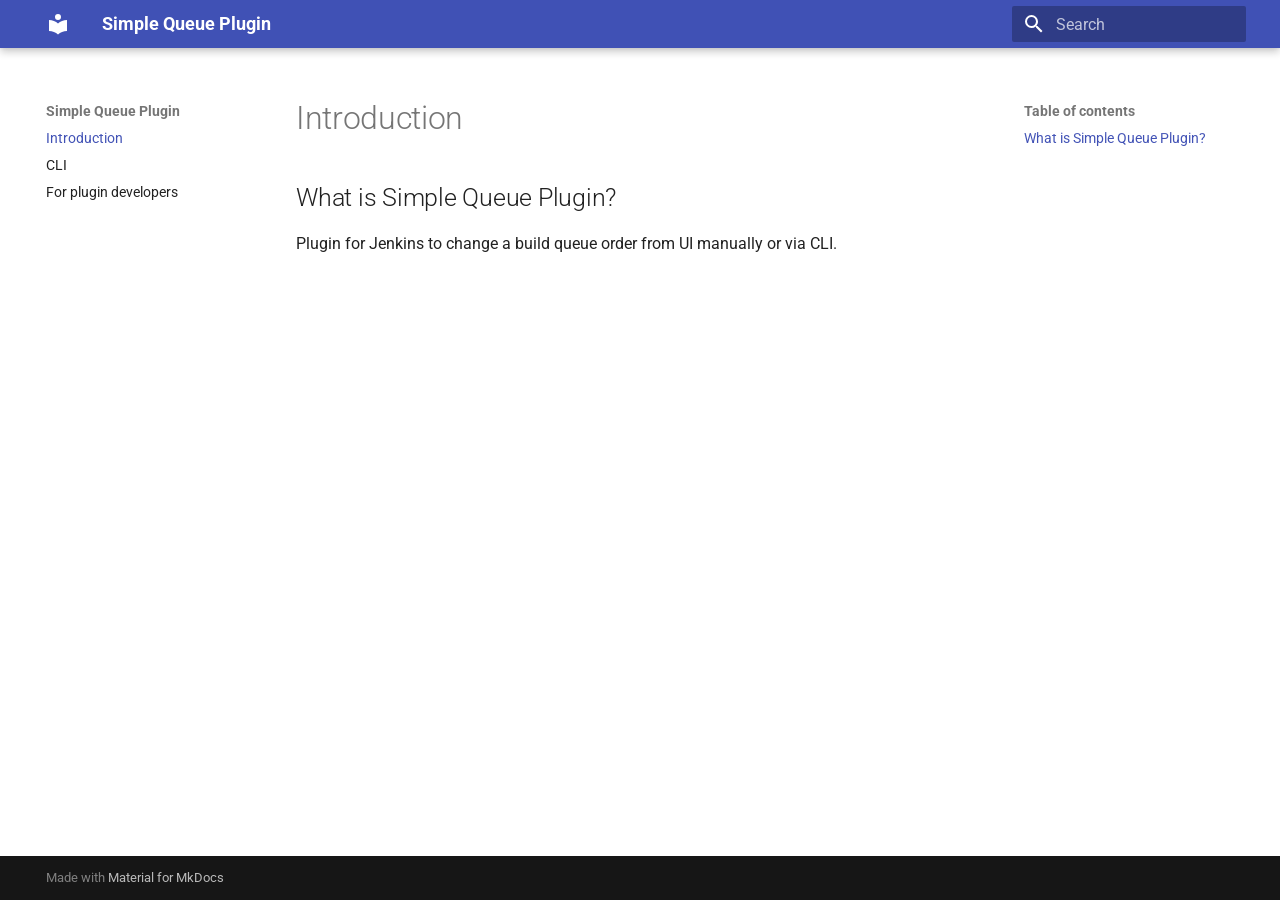
<file: docs/index.html>
<!doctype html>
<html lang="en" class="no-js">
  <head>
    
      <meta charset="utf-8">
      <meta name="viewport" content="width=device-width,initial-scale=1">
      
      
      
      
      
        <link rel="next" href="CLI/">
      
      
        
      
      
      <link rel="icon" href="assets/images/favicon.png">
      <meta name="generator" content="mkdocs-1.6.1, mkdocs-material-9.7.1">
    
    
      
        <title>Simple Queue Plugin</title>
      
    
    
      <link rel="stylesheet" href="assets/stylesheets/main.484c7ddc.min.css">
      
      


    
    
      
    
    
      
        
        
        <link rel="preconnect" href="https://fonts.gstatic.com" crossorigin>
        <link rel="stylesheet" href="https://fonts.googleapis.com/css?family=Roboto:300,300i,400,400i,700,700i%7CRoboto+Mono:400,400i,700,700i&display=fallback">
        <style>:root{--md-text-font:"Roboto";--md-code-font:"Roboto Mono"}</style>
      
    
    
    <script>__md_scope=new URL(".",location),__md_hash=e=>[...e].reduce(((e,_)=>(e<<5)-e+_.charCodeAt(0)),0),__md_get=(e,_=localStorage,t=__md_scope)=>JSON.parse(_.getItem(t.pathname+"."+e)),__md_set=(e,_,t=localStorage,a=__md_scope)=>{try{t.setItem(a.pathname+"."+e,JSON.stringify(_))}catch(e){}}</script>
    
      

    
    
  </head>
  
  
    <body dir="ltr">
  
    
    <input class="md-toggle" data-md-toggle="drawer" type="checkbox" id="__drawer" autocomplete="off">
    <input class="md-toggle" data-md-toggle="search" type="checkbox" id="__search" autocomplete="off">
    <label class="md-overlay" for="__drawer"></label>
    <div data-md-component="skip">
      
        
        <a href="#introduction" class="md-skip">
          Skip to content
        </a>
      
    </div>
    <div data-md-component="announce">
      
    </div>
    
    
      

  

<header class="md-header md-header--shadow" data-md-component="header">
  <nav class="md-header__inner md-grid" aria-label="Header">
    <a href="." title="Simple Queue Plugin" class="md-header__button md-logo" aria-label="Simple Queue Plugin" data-md-component="logo">
      
  
  <svg xmlns="http://www.w3.org/2000/svg" viewBox="0 0 24 24"><path d="M12 8a3 3 0 0 0 3-3 3 3 0 0 0-3-3 3 3 0 0 0-3 3 3 3 0 0 0 3 3m0 3.54C9.64 9.35 6.5 8 3 8v11c3.5 0 6.64 1.35 9 3.54 2.36-2.19 5.5-3.54 9-3.54V8c-3.5 0-6.64 1.35-9 3.54"/></svg>

    </a>
    <label class="md-header__button md-icon" for="__drawer">
      
      <svg xmlns="http://www.w3.org/2000/svg" viewBox="0 0 24 24"><path d="M3 6h18v2H3zm0 5h18v2H3zm0 5h18v2H3z"/></svg>
    </label>
    <div class="md-header__title" data-md-component="header-title">
      <div class="md-header__ellipsis">
        <div class="md-header__topic">
          <span class="md-ellipsis">
            Simple Queue Plugin
          </span>
        </div>
        <div class="md-header__topic" data-md-component="header-topic">
          <span class="md-ellipsis">
            
              Introduction
            
          </span>
        </div>
      </div>
    </div>
    
    
      <script>var palette=__md_get("__palette");if(palette&&palette.color){if("(prefers-color-scheme)"===palette.color.media){var media=matchMedia("(prefers-color-scheme: light)"),input=document.querySelector(media.matches?"[data-md-color-media='(prefers-color-scheme: light)']":"[data-md-color-media='(prefers-color-scheme: dark)']");palette.color.media=input.getAttribute("data-md-color-media"),palette.color.scheme=input.getAttribute("data-md-color-scheme"),palette.color.primary=input.getAttribute("data-md-color-primary"),palette.color.accent=input.getAttribute("data-md-color-accent")}for(var[key,value]of Object.entries(palette.color))document.body.setAttribute("data-md-color-"+key,value)}</script>
    
    
    
      
      
        <label class="md-header__button md-icon" for="__search">
          
          <svg xmlns="http://www.w3.org/2000/svg" viewBox="0 0 24 24"><path d="M9.5 3A6.5 6.5 0 0 1 16 9.5c0 1.61-.59 3.09-1.56 4.23l.27.27h.79l5 5-1.5 1.5-5-5v-.79l-.27-.27A6.52 6.52 0 0 1 9.5 16 6.5 6.5 0 0 1 3 9.5 6.5 6.5 0 0 1 9.5 3m0 2C7 5 5 7 5 9.5S7 14 9.5 14 14 12 14 9.5 12 5 9.5 5"/></svg>
        </label>
        <div class="md-search" data-md-component="search" role="dialog">
  <label class="md-search__overlay" for="__search"></label>
  <div class="md-search__inner" role="search">
    <form class="md-search__form" name="search">
      <input type="text" class="md-search__input" name="query" aria-label="Search" placeholder="Search" autocapitalize="off" autocorrect="off" autocomplete="off" spellcheck="false" data-md-component="search-query" required>
      <label class="md-search__icon md-icon" for="__search">
        
        <svg xmlns="http://www.w3.org/2000/svg" viewBox="0 0 24 24"><path d="M9.5 3A6.5 6.5 0 0 1 16 9.5c0 1.61-.59 3.09-1.56 4.23l.27.27h.79l5 5-1.5 1.5-5-5v-.79l-.27-.27A6.52 6.52 0 0 1 9.5 16 6.5 6.5 0 0 1 3 9.5 6.5 6.5 0 0 1 9.5 3m0 2C7 5 5 7 5 9.5S7 14 9.5 14 14 12 14 9.5 12 5 9.5 5"/></svg>
        
        <svg xmlns="http://www.w3.org/2000/svg" viewBox="0 0 24 24"><path d="M20 11v2H8l5.5 5.5-1.42 1.42L4.16 12l7.92-7.92L13.5 5.5 8 11z"/></svg>
      </label>
      <nav class="md-search__options" aria-label="Search">
        
        <button type="reset" class="md-search__icon md-icon" title="Clear" aria-label="Clear" tabindex="-1">
          
          <svg xmlns="http://www.w3.org/2000/svg" viewBox="0 0 24 24"><path d="M19 6.41 17.59 5 12 10.59 6.41 5 5 6.41 10.59 12 5 17.59 6.41 19 12 13.41 17.59 19 19 17.59 13.41 12z"/></svg>
        </button>
      </nav>
      
    </form>
    <div class="md-search__output">
      <div class="md-search__scrollwrap" tabindex="0" data-md-scrollfix>
        <div class="md-search-result" data-md-component="search-result">
          <div class="md-search-result__meta">
            Initializing search
          </div>
          <ol class="md-search-result__list" role="presentation"></ol>
        </div>
      </div>
    </div>
  </div>
</div>
      
    
    
  </nav>
  
</header>
    
    <div class="md-container" data-md-component="container">
      
      
        
          
        
      
      <main class="md-main" data-md-component="main">
        <div class="md-main__inner md-grid">
          
            
              
              <div class="md-sidebar md-sidebar--primary" data-md-component="sidebar" data-md-type="navigation" >
                <div class="md-sidebar__scrollwrap">
                  <div class="md-sidebar__inner">
                    



<nav class="md-nav md-nav--primary" aria-label="Navigation" data-md-level="0">
  <label class="md-nav__title" for="__drawer">
    <a href="." title="Simple Queue Plugin" class="md-nav__button md-logo" aria-label="Simple Queue Plugin" data-md-component="logo">
      
  
  <svg xmlns="http://www.w3.org/2000/svg" viewBox="0 0 24 24"><path d="M12 8a3 3 0 0 0 3-3 3 3 0 0 0-3-3 3 3 0 0 0-3 3 3 3 0 0 0 3 3m0 3.54C9.64 9.35 6.5 8 3 8v11c3.5 0 6.64 1.35 9 3.54 2.36-2.19 5.5-3.54 9-3.54V8c-3.5 0-6.64 1.35-9 3.54"/></svg>

    </a>
    Simple Queue Plugin
  </label>
  
  <ul class="md-nav__list" data-md-scrollfix>
    
      
      
  
  
    
  
  
  
    <li class="md-nav__item md-nav__item--active">
      
      <input class="md-nav__toggle md-toggle" type="checkbox" id="__toc">
      
      
        
      
      
        <label class="md-nav__link md-nav__link--active" for="__toc">
          
  
  
  <span class="md-ellipsis">
    
  
    Introduction
  

    
  </span>
  
  

          <span class="md-nav__icon md-icon"></span>
        </label>
      
      <a href="." class="md-nav__link md-nav__link--active">
        
  
  
  <span class="md-ellipsis">
    
  
    Introduction
  

    
  </span>
  
  

      </a>
      
        

<nav class="md-nav md-nav--secondary" aria-label="Table of contents">
  
  
  
    
  
  
    <label class="md-nav__title" for="__toc">
      <span class="md-nav__icon md-icon"></span>
      Table of contents
    </label>
    <ul class="md-nav__list" data-md-component="toc" data-md-scrollfix>
      
        <li class="md-nav__item">
  <a href="#what-is-simple-queue-plugin" class="md-nav__link">
    <span class="md-ellipsis">
      
        What is Simple Queue Plugin?
      
    </span>
  </a>
  
</li>
      
    </ul>
  
</nav>
      
    </li>
  

    
      
      
  
  
  
  
    <li class="md-nav__item">
      <a href="CLI/" class="md-nav__link">
        
  
  
  <span class="md-ellipsis">
    
  
    CLI
  

    
  </span>
  
  

      </a>
    </li>
  

    
      
      
  
  
  
  
    <li class="md-nav__item">
      <a href="pluginDevelopment/" class="md-nav__link">
        
  
  
  <span class="md-ellipsis">
    
  
    For plugin developers
  

    
  </span>
  
  

      </a>
    </li>
  

    
  </ul>
</nav>
                  </div>
                </div>
              </div>
            
            
              
              <div class="md-sidebar md-sidebar--secondary" data-md-component="sidebar" data-md-type="toc" >
                <div class="md-sidebar__scrollwrap">
                  <div class="md-sidebar__inner">
                    

<nav class="md-nav md-nav--secondary" aria-label="Table of contents">
  
  
  
    
  
  
    <label class="md-nav__title" for="__toc">
      <span class="md-nav__icon md-icon"></span>
      Table of contents
    </label>
    <ul class="md-nav__list" data-md-component="toc" data-md-scrollfix>
      
        <li class="md-nav__item">
  <a href="#what-is-simple-queue-plugin" class="md-nav__link">
    <span class="md-ellipsis">
      
        What is Simple Queue Plugin?
      
    </span>
  </a>
  
</li>
      
    </ul>
  
</nav>
                  </div>
                </div>
              </div>
            
          
          
            <div class="md-content" data-md-component="content">
              
              <article class="md-content__inner md-typeset">
                
                  



<h1 id="introduction">Introduction</h1>
<h2 id="what-is-simple-queue-plugin">What is Simple Queue Plugin?</h2>
<p>Plugin for Jenkins to change a build queue order from UI manually or via CLI.</p>












                
              </article>
            </div>
          
          
<script>var target=document.getElementById(location.hash.slice(1));target&&target.name&&(target.checked=target.name.startsWith("__tabbed_"))</script>
        </div>
        
      </main>
      
        <footer class="md-footer">
  
  <div class="md-footer-meta md-typeset">
    <div class="md-footer-meta__inner md-grid">
      <div class="md-copyright">
  
  
    Made with
    <a href="https://squidfunk.github.io/mkdocs-material/" target="_blank" rel="noopener">
      Material for MkDocs
    </a>
  
</div>
      
    </div>
  </div>
</footer>
      
    </div>
    <div class="md-dialog" data-md-component="dialog">
      <div class="md-dialog__inner md-typeset"></div>
    </div>
    
    
    
      
      
      <script id="__config" type="application/json">{"annotate": null, "base": ".", "features": [], "search": "assets/javascripts/workers/search.2c215733.min.js", "tags": null, "translations": {"clipboard.copied": "Copied to clipboard", "clipboard.copy": "Copy to clipboard", "search.result.more.one": "1 more on this page", "search.result.more.other": "# more on this page", "search.result.none": "No matching documents", "search.result.one": "1 matching document", "search.result.other": "# matching documents", "search.result.placeholder": "Type to start searching", "search.result.term.missing": "Missing", "select.version": "Select version"}, "version": null}</script>
    
    
      <script src="assets/javascripts/bundle.79ae519e.min.js"></script>
      
    
  </body>
</html>
</file>
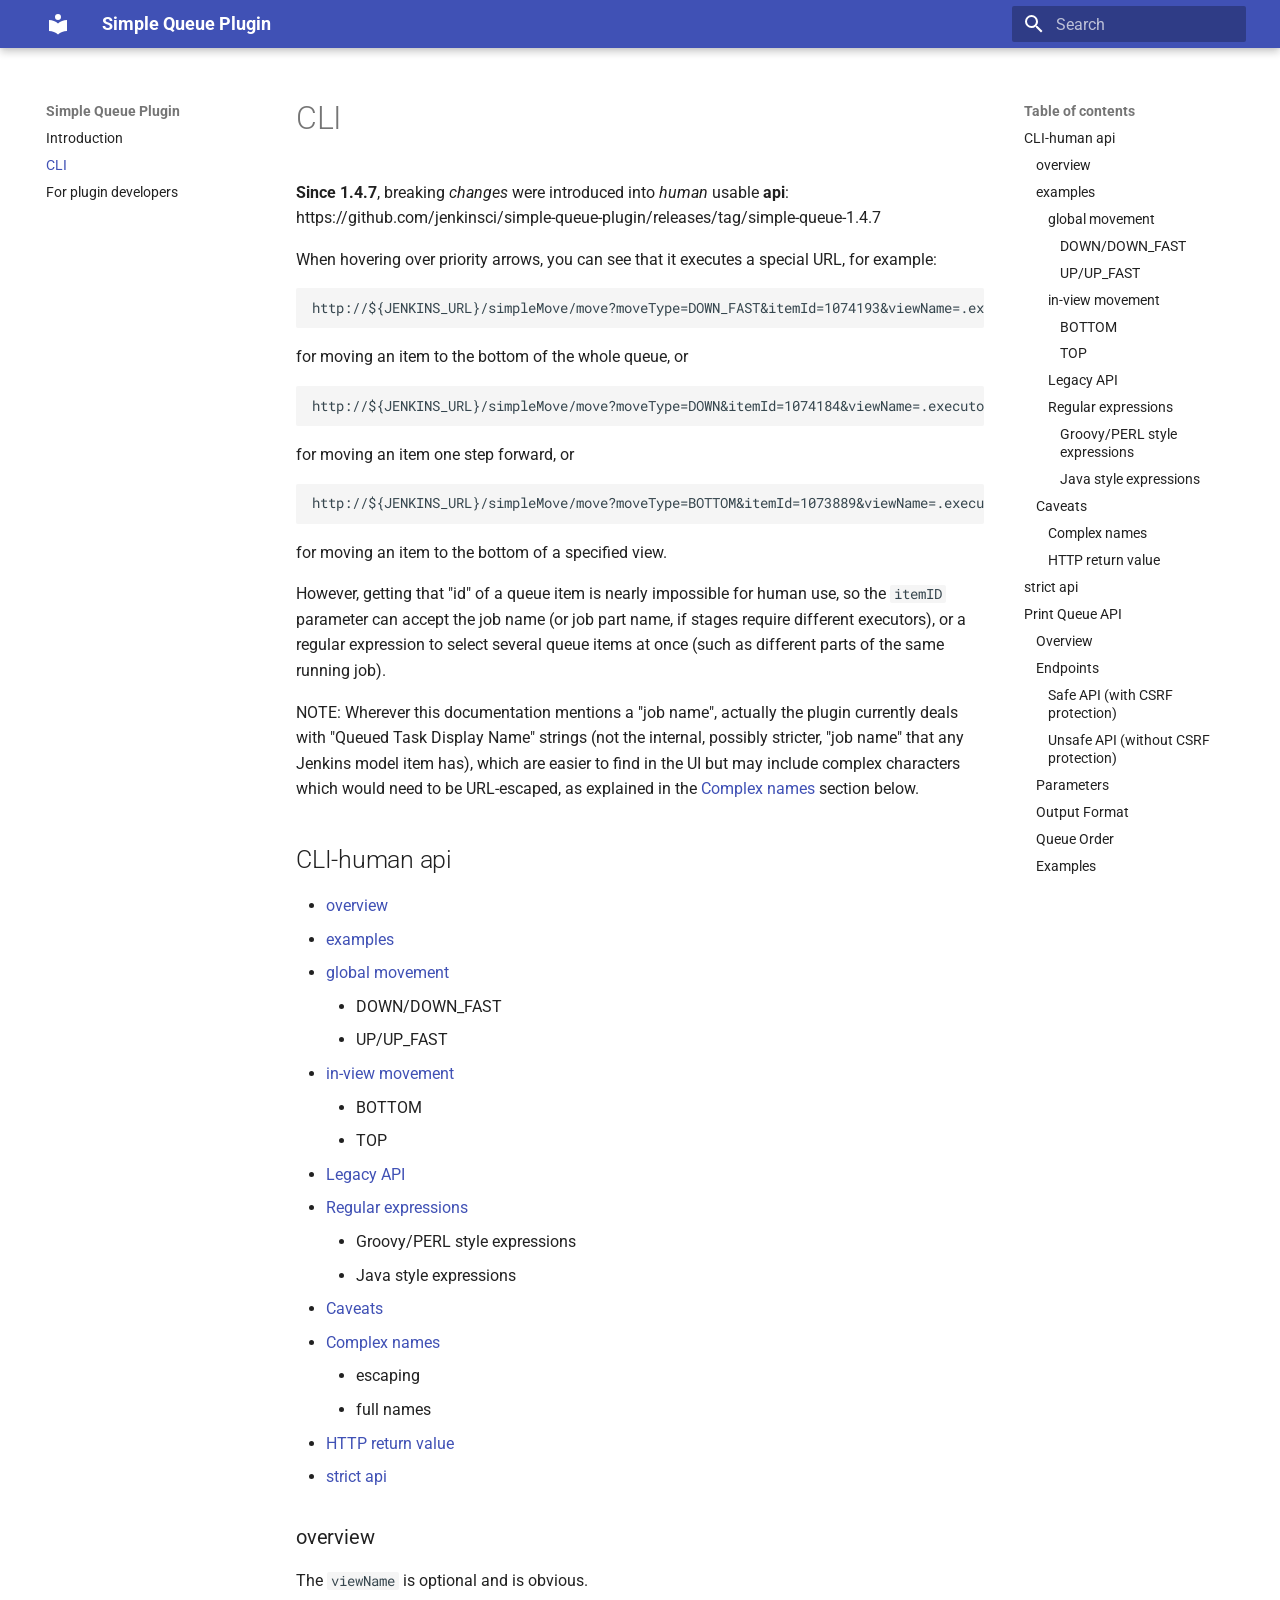
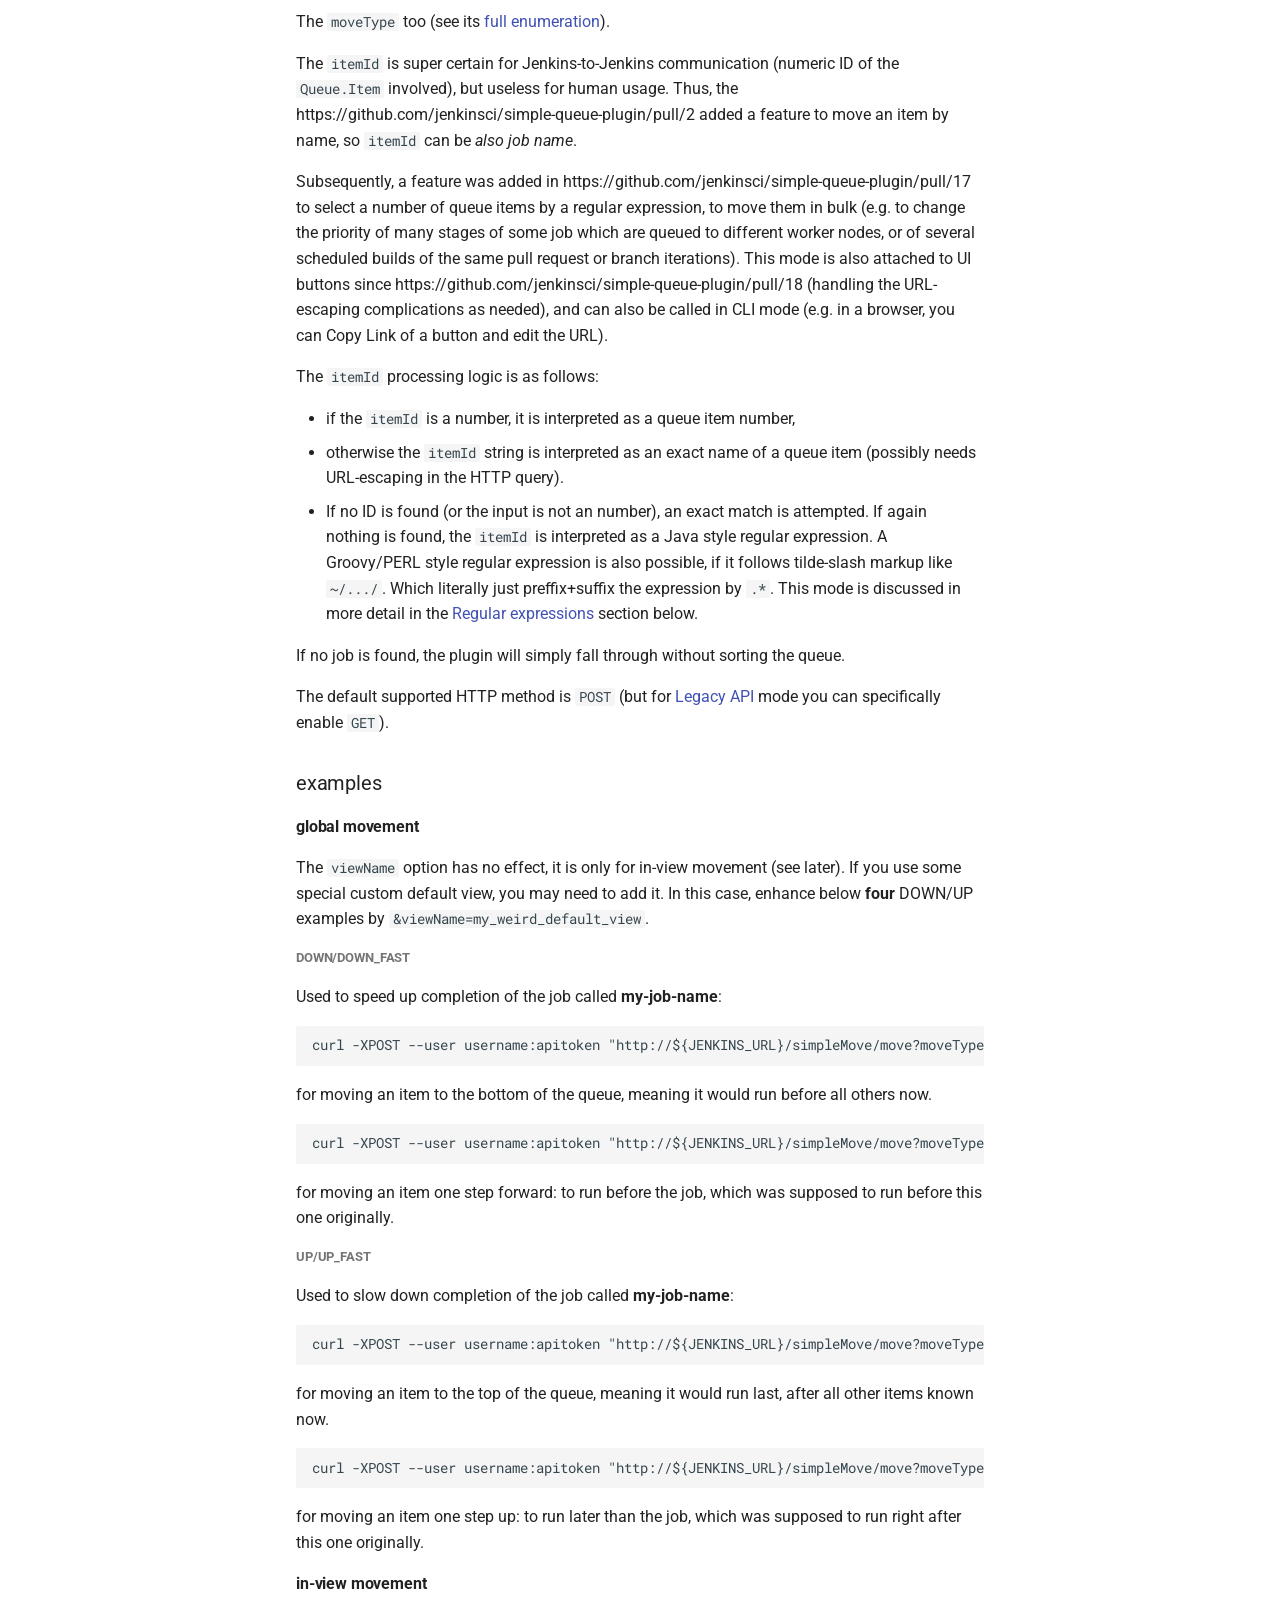
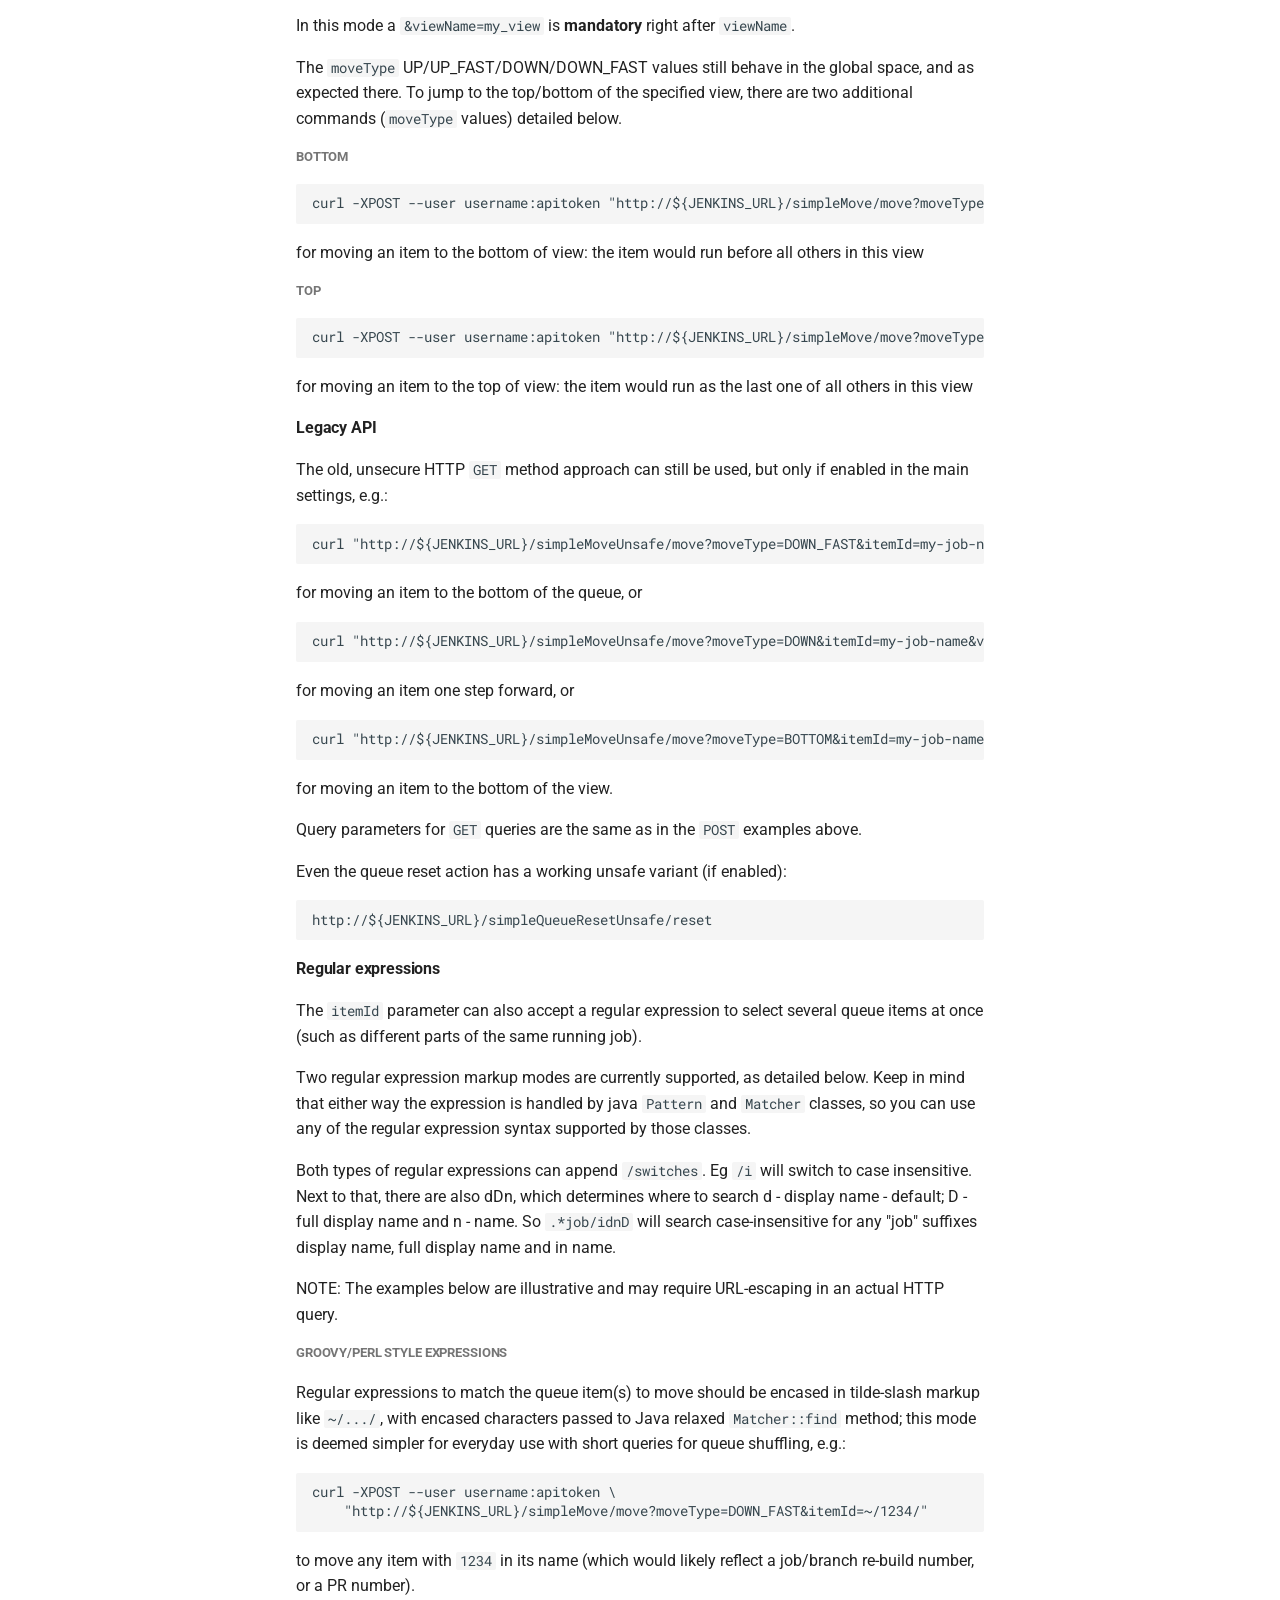
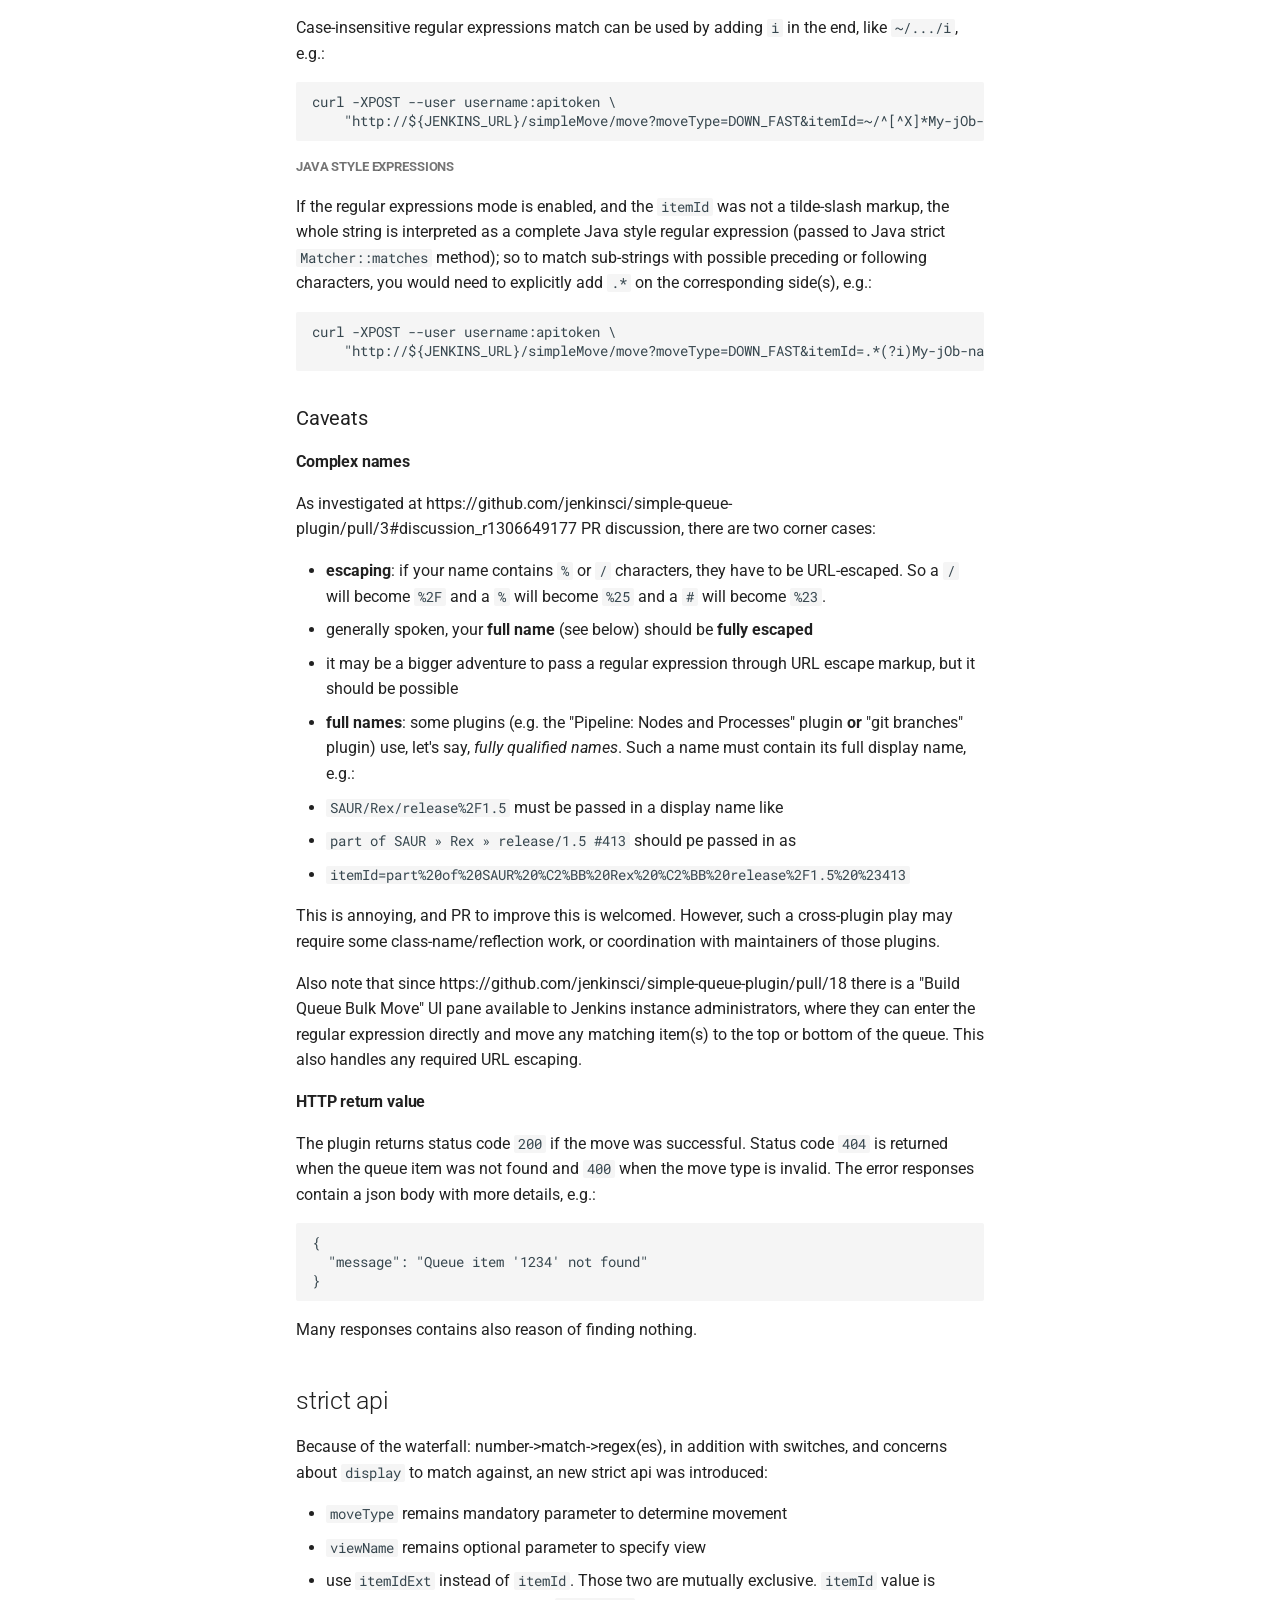
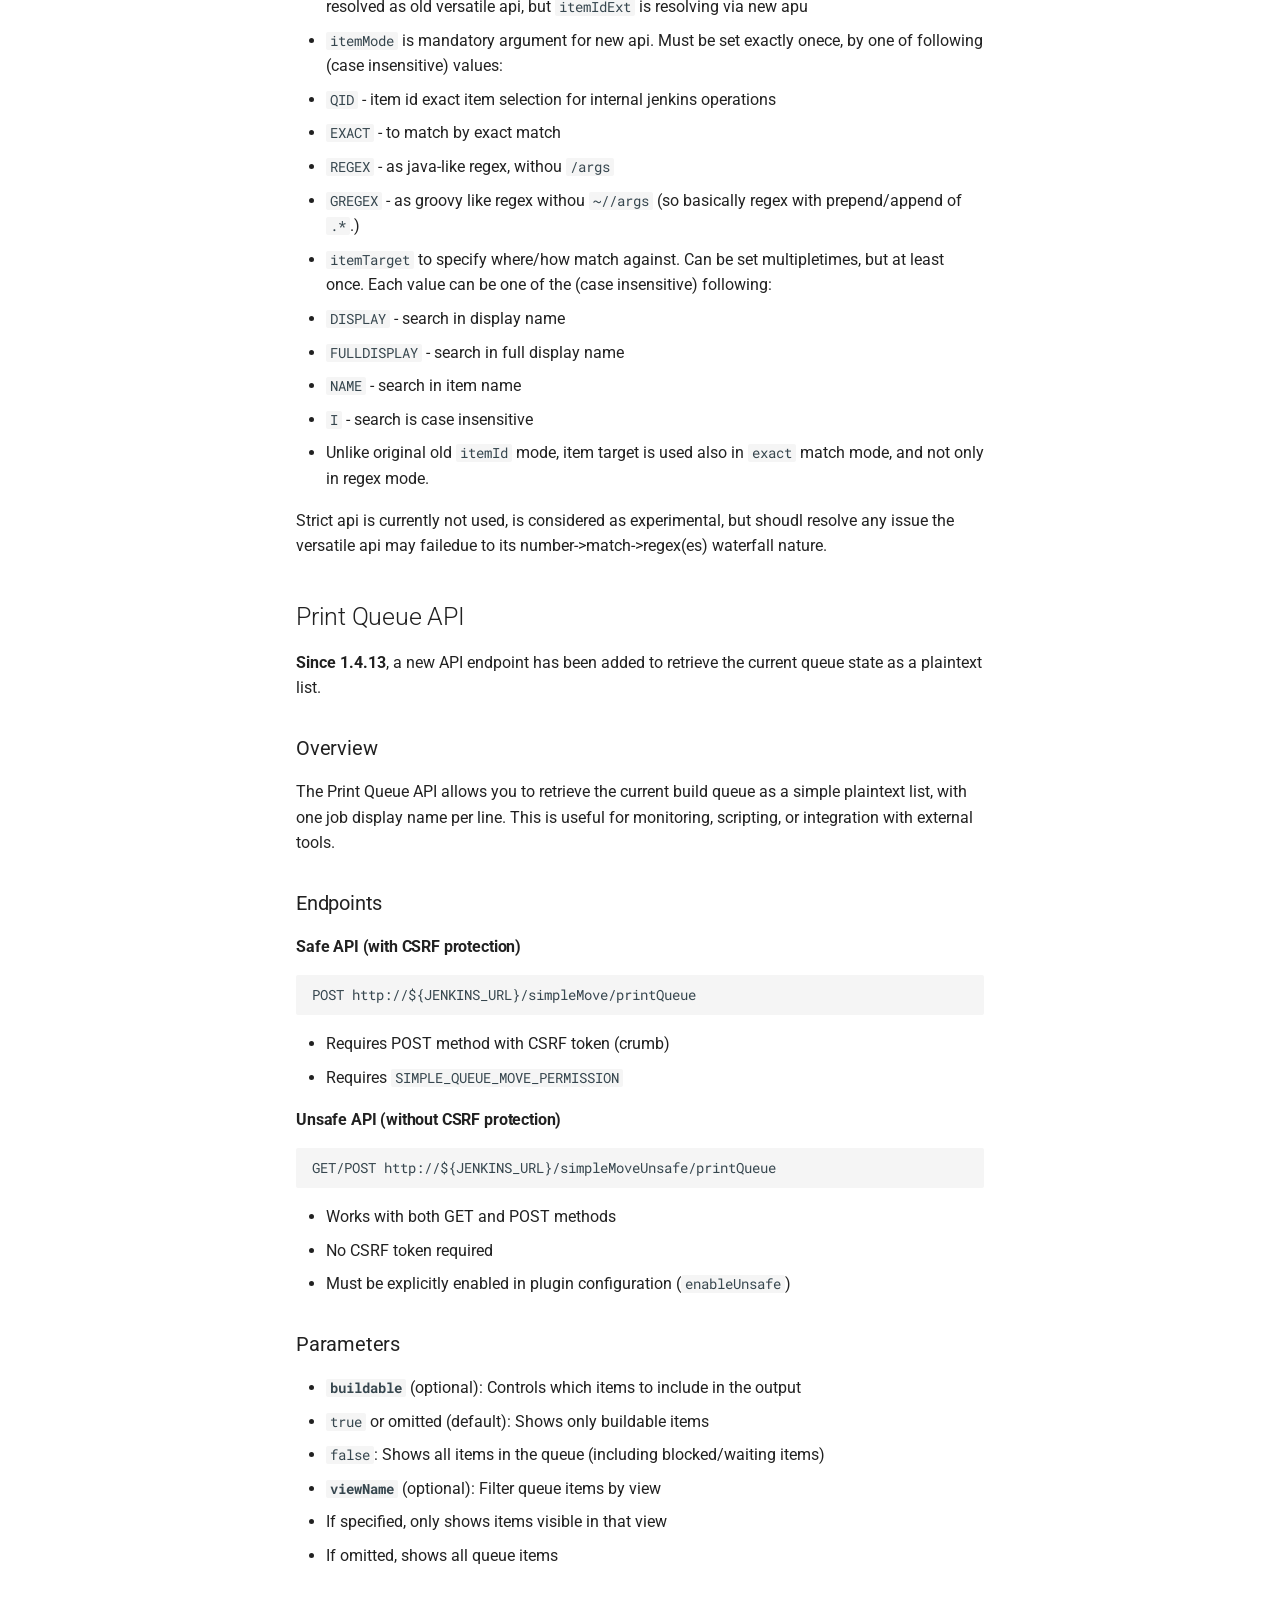
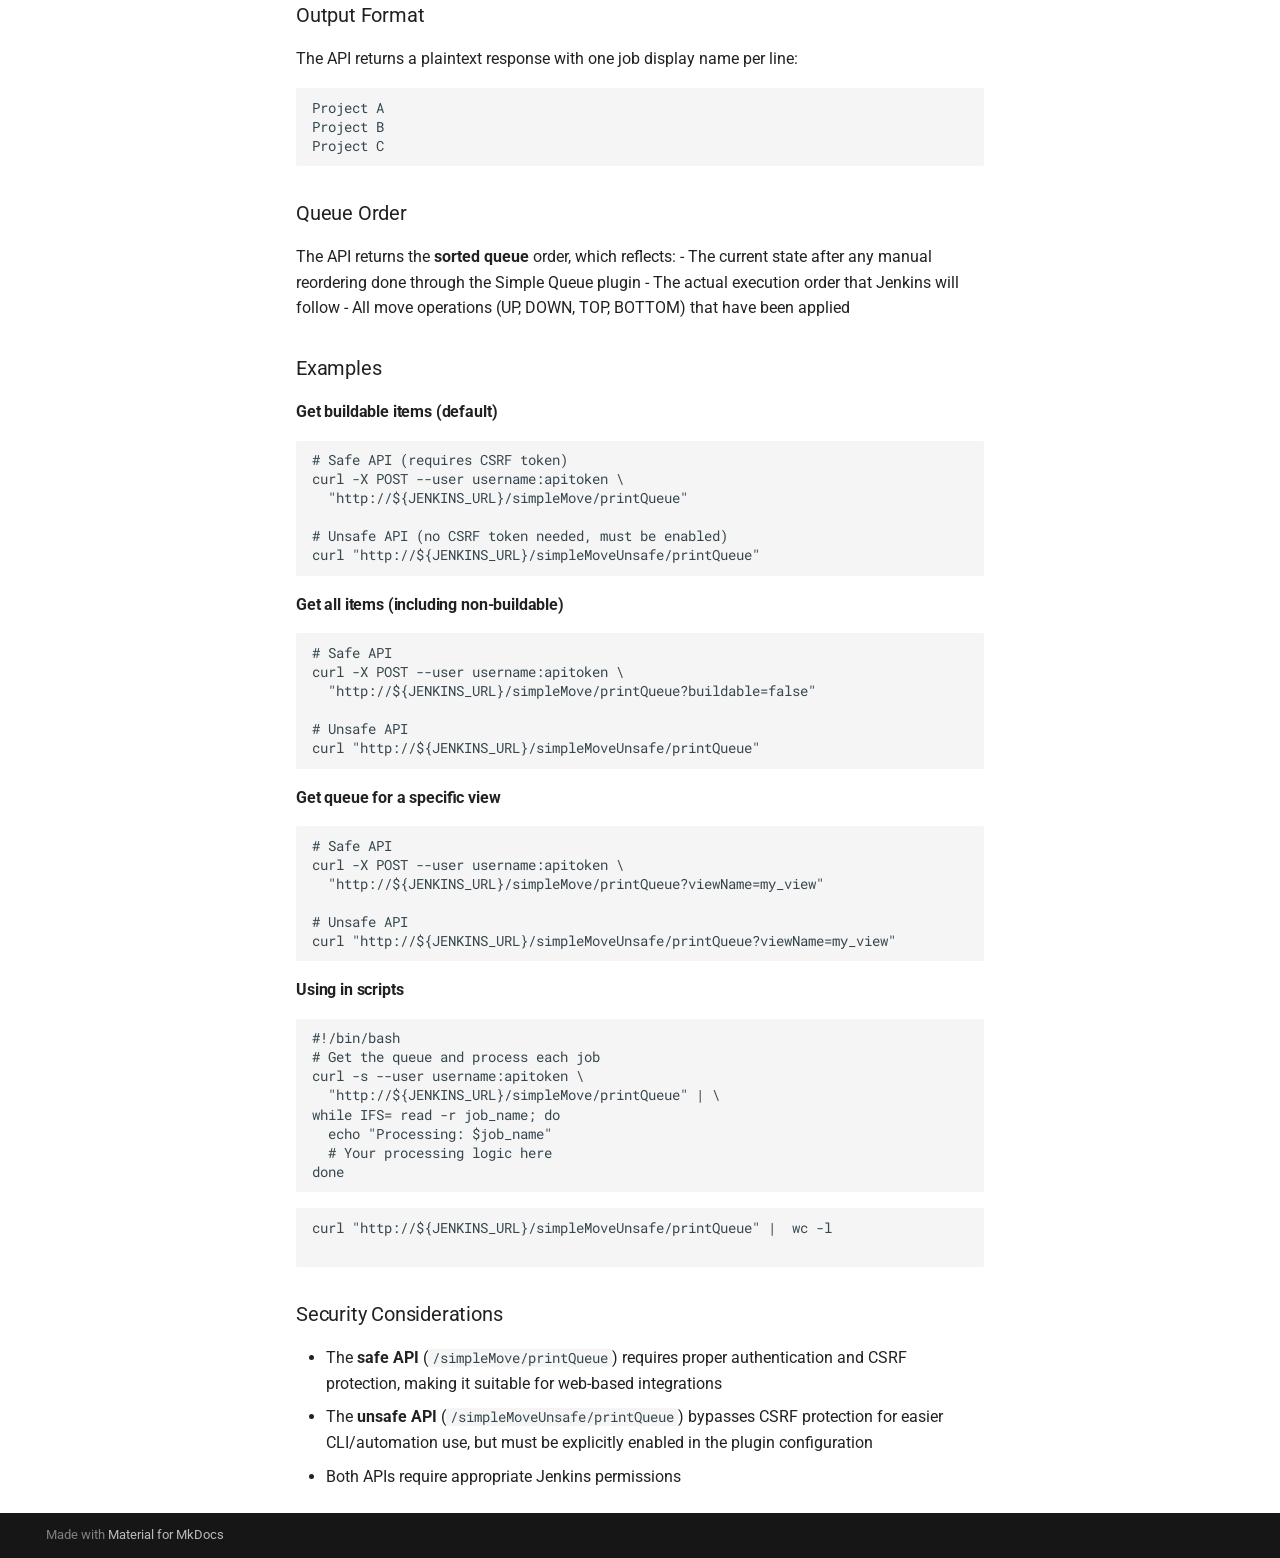
<file: docs/CLI/index.html>
<!doctype html>
<html lang="en" class="no-js">
  <head>
    
      <meta charset="utf-8">
      <meta name="viewport" content="width=device-width,initial-scale=1">
      
      
      
      
        <link rel="prev" href="..">
      
      
        <link rel="next" href="../pluginDevelopment/">
      
      
        
      
      
      <link rel="icon" href="../assets/images/favicon.png">
      <meta name="generator" content="mkdocs-1.6.1, mkdocs-material-9.7.1">
    
    
      
        <title>CLI - Simple Queue Plugin</title>
      
    
    
      <link rel="stylesheet" href="../assets/stylesheets/main.484c7ddc.min.css">
      
      


    
    
      
    
    
      
        
        
        <link rel="preconnect" href="https://fonts.gstatic.com" crossorigin>
        <link rel="stylesheet" href="https://fonts.googleapis.com/css?family=Roboto:300,300i,400,400i,700,700i%7CRoboto+Mono:400,400i,700,700i&display=fallback">
        <style>:root{--md-text-font:"Roboto";--md-code-font:"Roboto Mono"}</style>
      
    
    
    <script>__md_scope=new URL("..",location),__md_hash=e=>[...e].reduce(((e,_)=>(e<<5)-e+_.charCodeAt(0)),0),__md_get=(e,_=localStorage,t=__md_scope)=>JSON.parse(_.getItem(t.pathname+"."+e)),__md_set=(e,_,t=localStorage,a=__md_scope)=>{try{t.setItem(a.pathname+"."+e,JSON.stringify(_))}catch(e){}}</script>
    
      

    
    
  </head>
  
  
    <body dir="ltr">
  
    
    <input class="md-toggle" data-md-toggle="drawer" type="checkbox" id="__drawer" autocomplete="off">
    <input class="md-toggle" data-md-toggle="search" type="checkbox" id="__search" autocomplete="off">
    <label class="md-overlay" for="__drawer"></label>
    <div data-md-component="skip">
      
        
        <a href="#cli" class="md-skip">
          Skip to content
        </a>
      
    </div>
    <div data-md-component="announce">
      
    </div>
    
    
      

  

<header class="md-header md-header--shadow" data-md-component="header">
  <nav class="md-header__inner md-grid" aria-label="Header">
    <a href=".." title="Simple Queue Plugin" class="md-header__button md-logo" aria-label="Simple Queue Plugin" data-md-component="logo">
      
  
  <svg xmlns="http://www.w3.org/2000/svg" viewBox="0 0 24 24"><path d="M12 8a3 3 0 0 0 3-3 3 3 0 0 0-3-3 3 3 0 0 0-3 3 3 3 0 0 0 3 3m0 3.54C9.64 9.35 6.5 8 3 8v11c3.5 0 6.64 1.35 9 3.54 2.36-2.19 5.5-3.54 9-3.54V8c-3.5 0-6.64 1.35-9 3.54"/></svg>

    </a>
    <label class="md-header__button md-icon" for="__drawer">
      
      <svg xmlns="http://www.w3.org/2000/svg" viewBox="0 0 24 24"><path d="M3 6h18v2H3zm0 5h18v2H3zm0 5h18v2H3z"/></svg>
    </label>
    <div class="md-header__title" data-md-component="header-title">
      <div class="md-header__ellipsis">
        <div class="md-header__topic">
          <span class="md-ellipsis">
            Simple Queue Plugin
          </span>
        </div>
        <div class="md-header__topic" data-md-component="header-topic">
          <span class="md-ellipsis">
            
              CLI
            
          </span>
        </div>
      </div>
    </div>
    
    
      <script>var palette=__md_get("__palette");if(palette&&palette.color){if("(prefers-color-scheme)"===palette.color.media){var media=matchMedia("(prefers-color-scheme: light)"),input=document.querySelector(media.matches?"[data-md-color-media='(prefers-color-scheme: light)']":"[data-md-color-media='(prefers-color-scheme: dark)']");palette.color.media=input.getAttribute("data-md-color-media"),palette.color.scheme=input.getAttribute("data-md-color-scheme"),palette.color.primary=input.getAttribute("data-md-color-primary"),palette.color.accent=input.getAttribute("data-md-color-accent")}for(var[key,value]of Object.entries(palette.color))document.body.setAttribute("data-md-color-"+key,value)}</script>
    
    
    
      
      
        <label class="md-header__button md-icon" for="__search">
          
          <svg xmlns="http://www.w3.org/2000/svg" viewBox="0 0 24 24"><path d="M9.5 3A6.5 6.5 0 0 1 16 9.5c0 1.61-.59 3.09-1.56 4.23l.27.27h.79l5 5-1.5 1.5-5-5v-.79l-.27-.27A6.52 6.52 0 0 1 9.5 16 6.5 6.5 0 0 1 3 9.5 6.5 6.5 0 0 1 9.5 3m0 2C7 5 5 7 5 9.5S7 14 9.5 14 14 12 14 9.5 12 5 9.5 5"/></svg>
        </label>
        <div class="md-search" data-md-component="search" role="dialog">
  <label class="md-search__overlay" for="__search"></label>
  <div class="md-search__inner" role="search">
    <form class="md-search__form" name="search">
      <input type="text" class="md-search__input" name="query" aria-label="Search" placeholder="Search" autocapitalize="off" autocorrect="off" autocomplete="off" spellcheck="false" data-md-component="search-query" required>
      <label class="md-search__icon md-icon" for="__search">
        
        <svg xmlns="http://www.w3.org/2000/svg" viewBox="0 0 24 24"><path d="M9.5 3A6.5 6.5 0 0 1 16 9.5c0 1.61-.59 3.09-1.56 4.23l.27.27h.79l5 5-1.5 1.5-5-5v-.79l-.27-.27A6.52 6.52 0 0 1 9.5 16 6.5 6.5 0 0 1 3 9.5 6.5 6.5 0 0 1 9.5 3m0 2C7 5 5 7 5 9.5S7 14 9.5 14 14 12 14 9.5 12 5 9.5 5"/></svg>
        
        <svg xmlns="http://www.w3.org/2000/svg" viewBox="0 0 24 24"><path d="M20 11v2H8l5.5 5.5-1.42 1.42L4.16 12l7.92-7.92L13.5 5.5 8 11z"/></svg>
      </label>
      <nav class="md-search__options" aria-label="Search">
        
        <button type="reset" class="md-search__icon md-icon" title="Clear" aria-label="Clear" tabindex="-1">
          
          <svg xmlns="http://www.w3.org/2000/svg" viewBox="0 0 24 24"><path d="M19 6.41 17.59 5 12 10.59 6.41 5 5 6.41 10.59 12 5 17.59 6.41 19 12 13.41 17.59 19 19 17.59 13.41 12z"/></svg>
        </button>
      </nav>
      
    </form>
    <div class="md-search__output">
      <div class="md-search__scrollwrap" tabindex="0" data-md-scrollfix>
        <div class="md-search-result" data-md-component="search-result">
          <div class="md-search-result__meta">
            Initializing search
          </div>
          <ol class="md-search-result__list" role="presentation"></ol>
        </div>
      </div>
    </div>
  </div>
</div>
      
    
    
  </nav>
  
</header>
    
    <div class="md-container" data-md-component="container">
      
      
        
          
        
      
      <main class="md-main" data-md-component="main">
        <div class="md-main__inner md-grid">
          
            
              
              <div class="md-sidebar md-sidebar--primary" data-md-component="sidebar" data-md-type="navigation" >
                <div class="md-sidebar__scrollwrap">
                  <div class="md-sidebar__inner">
                    



<nav class="md-nav md-nav--primary" aria-label="Navigation" data-md-level="0">
  <label class="md-nav__title" for="__drawer">
    <a href=".." title="Simple Queue Plugin" class="md-nav__button md-logo" aria-label="Simple Queue Plugin" data-md-component="logo">
      
  
  <svg xmlns="http://www.w3.org/2000/svg" viewBox="0 0 24 24"><path d="M12 8a3 3 0 0 0 3-3 3 3 0 0 0-3-3 3 3 0 0 0-3 3 3 3 0 0 0 3 3m0 3.54C9.64 9.35 6.5 8 3 8v11c3.5 0 6.64 1.35 9 3.54 2.36-2.19 5.5-3.54 9-3.54V8c-3.5 0-6.64 1.35-9 3.54"/></svg>

    </a>
    Simple Queue Plugin
  </label>
  
  <ul class="md-nav__list" data-md-scrollfix>
    
      
      
  
  
  
  
    <li class="md-nav__item">
      <a href=".." class="md-nav__link">
        
  
  
  <span class="md-ellipsis">
    
  
    Introduction
  

    
  </span>
  
  

      </a>
    </li>
  

    
      
      
  
  
    
  
  
  
    <li class="md-nav__item md-nav__item--active">
      
      <input class="md-nav__toggle md-toggle" type="checkbox" id="__toc">
      
      
        
      
      
        <label class="md-nav__link md-nav__link--active" for="__toc">
          
  
  
  <span class="md-ellipsis">
    
  
    CLI
  

    
  </span>
  
  

          <span class="md-nav__icon md-icon"></span>
        </label>
      
      <a href="./" class="md-nav__link md-nav__link--active">
        
  
  
  <span class="md-ellipsis">
    
  
    CLI
  

    
  </span>
  
  

      </a>
      
        

<nav class="md-nav md-nav--secondary" aria-label="Table of contents">
  
  
  
    
  
  
    <label class="md-nav__title" for="__toc">
      <span class="md-nav__icon md-icon"></span>
      Table of contents
    </label>
    <ul class="md-nav__list" data-md-component="toc" data-md-scrollfix>
      
        <li class="md-nav__item">
  <a href="#cli-human-api" class="md-nav__link">
    <span class="md-ellipsis">
      
        CLI-human api
      
    </span>
  </a>
  
    <nav class="md-nav" aria-label="CLI-human api">
      <ul class="md-nav__list">
        
          <li class="md-nav__item">
  <a href="#overview" class="md-nav__link">
    <span class="md-ellipsis">
      
        overview
      
    </span>
  </a>
  
</li>
        
          <li class="md-nav__item">
  <a href="#examples" class="md-nav__link">
    <span class="md-ellipsis">
      
        examples
      
    </span>
  </a>
  
    <nav class="md-nav" aria-label="examples">
      <ul class="md-nav__list">
        
          <li class="md-nav__item">
  <a href="#global-movement" class="md-nav__link">
    <span class="md-ellipsis">
      
        global movement
      
    </span>
  </a>
  
    <nav class="md-nav" aria-label="global movement">
      <ul class="md-nav__list">
        
          <li class="md-nav__item">
  <a href="#downdown_fast" class="md-nav__link">
    <span class="md-ellipsis">
      
        DOWN/DOWN_FAST
      
    </span>
  </a>
  
</li>
        
          <li class="md-nav__item">
  <a href="#upup_fast" class="md-nav__link">
    <span class="md-ellipsis">
      
        UP/UP_FAST
      
    </span>
  </a>
  
</li>
        
      </ul>
    </nav>
  
</li>
        
          <li class="md-nav__item">
  <a href="#in-view-movement" class="md-nav__link">
    <span class="md-ellipsis">
      
        in-view movement
      
    </span>
  </a>
  
    <nav class="md-nav" aria-label="in-view movement">
      <ul class="md-nav__list">
        
          <li class="md-nav__item">
  <a href="#bottom" class="md-nav__link">
    <span class="md-ellipsis">
      
        BOTTOM
      
    </span>
  </a>
  
</li>
        
          <li class="md-nav__item">
  <a href="#top" class="md-nav__link">
    <span class="md-ellipsis">
      
        TOP
      
    </span>
  </a>
  
</li>
        
      </ul>
    </nav>
  
</li>
        
          <li class="md-nav__item">
  <a href="#legacy-api" class="md-nav__link">
    <span class="md-ellipsis">
      
        Legacy API
      
    </span>
  </a>
  
</li>
        
          <li class="md-nav__item">
  <a href="#regular-expressions" class="md-nav__link">
    <span class="md-ellipsis">
      
        Regular expressions
      
    </span>
  </a>
  
    <nav class="md-nav" aria-label="Regular expressions">
      <ul class="md-nav__list">
        
          <li class="md-nav__item">
  <a href="#groovyperl-style-expressions" class="md-nav__link">
    <span class="md-ellipsis">
      
        Groovy/PERL style expressions
      
    </span>
  </a>
  
</li>
        
          <li class="md-nav__item">
  <a href="#java-style-expressions" class="md-nav__link">
    <span class="md-ellipsis">
      
        Java style expressions
      
    </span>
  </a>
  
</li>
        
      </ul>
    </nav>
  
</li>
        
      </ul>
    </nav>
  
</li>
        
          <li class="md-nav__item">
  <a href="#caveats" class="md-nav__link">
    <span class="md-ellipsis">
      
        Caveats
      
    </span>
  </a>
  
    <nav class="md-nav" aria-label="Caveats">
      <ul class="md-nav__list">
        
          <li class="md-nav__item">
  <a href="#complex-names" class="md-nav__link">
    <span class="md-ellipsis">
      
        Complex names
      
    </span>
  </a>
  
</li>
        
          <li class="md-nav__item">
  <a href="#http-return-value" class="md-nav__link">
    <span class="md-ellipsis">
      
        HTTP return value
      
    </span>
  </a>
  
</li>
        
      </ul>
    </nav>
  
</li>
        
      </ul>
    </nav>
  
</li>
      
        <li class="md-nav__item">
  <a href="#strict-api" class="md-nav__link">
    <span class="md-ellipsis">
      
        strict api
      
    </span>
  </a>
  
</li>
      
        <li class="md-nav__item">
  <a href="#print-queue-api" class="md-nav__link">
    <span class="md-ellipsis">
      
        Print Queue API
      
    </span>
  </a>
  
    <nav class="md-nav" aria-label="Print Queue API">
      <ul class="md-nav__list">
        
          <li class="md-nav__item">
  <a href="#overview_1" class="md-nav__link">
    <span class="md-ellipsis">
      
        Overview
      
    </span>
  </a>
  
</li>
        
          <li class="md-nav__item">
  <a href="#endpoints" class="md-nav__link">
    <span class="md-ellipsis">
      
        Endpoints
      
    </span>
  </a>
  
    <nav class="md-nav" aria-label="Endpoints">
      <ul class="md-nav__list">
        
          <li class="md-nav__item">
  <a href="#safe-api-with-csrf-protection" class="md-nav__link">
    <span class="md-ellipsis">
      
        Safe API (with CSRF protection)
      
    </span>
  </a>
  
</li>
        
          <li class="md-nav__item">
  <a href="#unsafe-api-without-csrf-protection" class="md-nav__link">
    <span class="md-ellipsis">
      
        Unsafe API (without CSRF protection)
      
    </span>
  </a>
  
</li>
        
      </ul>
    </nav>
  
</li>
        
          <li class="md-nav__item">
  <a href="#parameters" class="md-nav__link">
    <span class="md-ellipsis">
      
        Parameters
      
    </span>
  </a>
  
</li>
        
          <li class="md-nav__item">
  <a href="#output-format" class="md-nav__link">
    <span class="md-ellipsis">
      
        Output Format
      
    </span>
  </a>
  
</li>
        
          <li class="md-nav__item">
  <a href="#queue-order" class="md-nav__link">
    <span class="md-ellipsis">
      
        Queue Order
      
    </span>
  </a>
  
</li>
        
          <li class="md-nav__item">
  <a href="#examples_1" class="md-nav__link">
    <span class="md-ellipsis">
      
        Examples
      
    </span>
  </a>
  
    <nav class="md-nav" aria-label="Examples">
      <ul class="md-nav__list">
        
          <li class="md-nav__item">
  <a href="#get-buildable-items-default" class="md-nav__link">
    <span class="md-ellipsis">
      
        Get buildable items (default)
      
    </span>
  </a>
  
</li>
        
          <li class="md-nav__item">
  <a href="#get-all-items-including-non-buildable" class="md-nav__link">
    <span class="md-ellipsis">
      
        Get all items (including non-buildable)
      
    </span>
  </a>
  
</li>
        
          <li class="md-nav__item">
  <a href="#get-queue-for-a-specific-view" class="md-nav__link">
    <span class="md-ellipsis">
      
        Get queue for a specific view
      
    </span>
  </a>
  
</li>
        
          <li class="md-nav__item">
  <a href="#using-in-scripts" class="md-nav__link">
    <span class="md-ellipsis">
      
        Using in scripts
      
    </span>
  </a>
  
</li>
        
      </ul>
    </nav>
  
</li>
        
          <li class="md-nav__item">
  <a href="#security-considerations" class="md-nav__link">
    <span class="md-ellipsis">
      
        Security Considerations
      
    </span>
  </a>
  
</li>
        
      </ul>
    </nav>
  
</li>
      
    </ul>
  
</nav>
      
    </li>
  

    
      
      
  
  
  
  
    <li class="md-nav__item">
      <a href="../pluginDevelopment/" class="md-nav__link">
        
  
  
  <span class="md-ellipsis">
    
  
    For plugin developers
  

    
  </span>
  
  

      </a>
    </li>
  

    
  </ul>
</nav>
                  </div>
                </div>
              </div>
            
            
              
              <div class="md-sidebar md-sidebar--secondary" data-md-component="sidebar" data-md-type="toc" >
                <div class="md-sidebar__scrollwrap">
                  <div class="md-sidebar__inner">
                    

<nav class="md-nav md-nav--secondary" aria-label="Table of contents">
  
  
  
    
  
  
    <label class="md-nav__title" for="__toc">
      <span class="md-nav__icon md-icon"></span>
      Table of contents
    </label>
    <ul class="md-nav__list" data-md-component="toc" data-md-scrollfix>
      
        <li class="md-nav__item">
  <a href="#cli-human-api" class="md-nav__link">
    <span class="md-ellipsis">
      
        CLI-human api
      
    </span>
  </a>
  
    <nav class="md-nav" aria-label="CLI-human api">
      <ul class="md-nav__list">
        
          <li class="md-nav__item">
  <a href="#overview" class="md-nav__link">
    <span class="md-ellipsis">
      
        overview
      
    </span>
  </a>
  
</li>
        
          <li class="md-nav__item">
  <a href="#examples" class="md-nav__link">
    <span class="md-ellipsis">
      
        examples
      
    </span>
  </a>
  
    <nav class="md-nav" aria-label="examples">
      <ul class="md-nav__list">
        
          <li class="md-nav__item">
  <a href="#global-movement" class="md-nav__link">
    <span class="md-ellipsis">
      
        global movement
      
    </span>
  </a>
  
    <nav class="md-nav" aria-label="global movement">
      <ul class="md-nav__list">
        
          <li class="md-nav__item">
  <a href="#downdown_fast" class="md-nav__link">
    <span class="md-ellipsis">
      
        DOWN/DOWN_FAST
      
    </span>
  </a>
  
</li>
        
          <li class="md-nav__item">
  <a href="#upup_fast" class="md-nav__link">
    <span class="md-ellipsis">
      
        UP/UP_FAST
      
    </span>
  </a>
  
</li>
        
      </ul>
    </nav>
  
</li>
        
          <li class="md-nav__item">
  <a href="#in-view-movement" class="md-nav__link">
    <span class="md-ellipsis">
      
        in-view movement
      
    </span>
  </a>
  
    <nav class="md-nav" aria-label="in-view movement">
      <ul class="md-nav__list">
        
          <li class="md-nav__item">
  <a href="#bottom" class="md-nav__link">
    <span class="md-ellipsis">
      
        BOTTOM
      
    </span>
  </a>
  
</li>
        
          <li class="md-nav__item">
  <a href="#top" class="md-nav__link">
    <span class="md-ellipsis">
      
        TOP
      
    </span>
  </a>
  
</li>
        
      </ul>
    </nav>
  
</li>
        
          <li class="md-nav__item">
  <a href="#legacy-api" class="md-nav__link">
    <span class="md-ellipsis">
      
        Legacy API
      
    </span>
  </a>
  
</li>
        
          <li class="md-nav__item">
  <a href="#regular-expressions" class="md-nav__link">
    <span class="md-ellipsis">
      
        Regular expressions
      
    </span>
  </a>
  
    <nav class="md-nav" aria-label="Regular expressions">
      <ul class="md-nav__list">
        
          <li class="md-nav__item">
  <a href="#groovyperl-style-expressions" class="md-nav__link">
    <span class="md-ellipsis">
      
        Groovy/PERL style expressions
      
    </span>
  </a>
  
</li>
        
          <li class="md-nav__item">
  <a href="#java-style-expressions" class="md-nav__link">
    <span class="md-ellipsis">
      
        Java style expressions
      
    </span>
  </a>
  
</li>
        
      </ul>
    </nav>
  
</li>
        
      </ul>
    </nav>
  
</li>
        
          <li class="md-nav__item">
  <a href="#caveats" class="md-nav__link">
    <span class="md-ellipsis">
      
        Caveats
      
    </span>
  </a>
  
    <nav class="md-nav" aria-label="Caveats">
      <ul class="md-nav__list">
        
          <li class="md-nav__item">
  <a href="#complex-names" class="md-nav__link">
    <span class="md-ellipsis">
      
        Complex names
      
    </span>
  </a>
  
</li>
        
          <li class="md-nav__item">
  <a href="#http-return-value" class="md-nav__link">
    <span class="md-ellipsis">
      
        HTTP return value
      
    </span>
  </a>
  
</li>
        
      </ul>
    </nav>
  
</li>
        
      </ul>
    </nav>
  
</li>
      
        <li class="md-nav__item">
  <a href="#strict-api" class="md-nav__link">
    <span class="md-ellipsis">
      
        strict api
      
    </span>
  </a>
  
</li>
      
        <li class="md-nav__item">
  <a href="#print-queue-api" class="md-nav__link">
    <span class="md-ellipsis">
      
        Print Queue API
      
    </span>
  </a>
  
    <nav class="md-nav" aria-label="Print Queue API">
      <ul class="md-nav__list">
        
          <li class="md-nav__item">
  <a href="#overview_1" class="md-nav__link">
    <span class="md-ellipsis">
      
        Overview
      
    </span>
  </a>
  
</li>
        
          <li class="md-nav__item">
  <a href="#endpoints" class="md-nav__link">
    <span class="md-ellipsis">
      
        Endpoints
      
    </span>
  </a>
  
    <nav class="md-nav" aria-label="Endpoints">
      <ul class="md-nav__list">
        
          <li class="md-nav__item">
  <a href="#safe-api-with-csrf-protection" class="md-nav__link">
    <span class="md-ellipsis">
      
        Safe API (with CSRF protection)
      
    </span>
  </a>
  
</li>
        
          <li class="md-nav__item">
  <a href="#unsafe-api-without-csrf-protection" class="md-nav__link">
    <span class="md-ellipsis">
      
        Unsafe API (without CSRF protection)
      
    </span>
  </a>
  
</li>
        
      </ul>
    </nav>
  
</li>
        
          <li class="md-nav__item">
  <a href="#parameters" class="md-nav__link">
    <span class="md-ellipsis">
      
        Parameters
      
    </span>
  </a>
  
</li>
        
          <li class="md-nav__item">
  <a href="#output-format" class="md-nav__link">
    <span class="md-ellipsis">
      
        Output Format
      
    </span>
  </a>
  
</li>
        
          <li class="md-nav__item">
  <a href="#queue-order" class="md-nav__link">
    <span class="md-ellipsis">
      
        Queue Order
      
    </span>
  </a>
  
</li>
        
          <li class="md-nav__item">
  <a href="#examples_1" class="md-nav__link">
    <span class="md-ellipsis">
      
        Examples
      
    </span>
  </a>
  
    <nav class="md-nav" aria-label="Examples">
      <ul class="md-nav__list">
        
          <li class="md-nav__item">
  <a href="#get-buildable-items-default" class="md-nav__link">
    <span class="md-ellipsis">
      
        Get buildable items (default)
      
    </span>
  </a>
  
</li>
        
          <li class="md-nav__item">
  <a href="#get-all-items-including-non-buildable" class="md-nav__link">
    <span class="md-ellipsis">
      
        Get all items (including non-buildable)
      
    </span>
  </a>
  
</li>
        
          <li class="md-nav__item">
  <a href="#get-queue-for-a-specific-view" class="md-nav__link">
    <span class="md-ellipsis">
      
        Get queue for a specific view
      
    </span>
  </a>
  
</li>
        
          <li class="md-nav__item">
  <a href="#using-in-scripts" class="md-nav__link">
    <span class="md-ellipsis">
      
        Using in scripts
      
    </span>
  </a>
  
</li>
        
      </ul>
    </nav>
  
</li>
        
          <li class="md-nav__item">
  <a href="#security-considerations" class="md-nav__link">
    <span class="md-ellipsis">
      
        Security Considerations
      
    </span>
  </a>
  
</li>
        
      </ul>
    </nav>
  
</li>
      
    </ul>
  
</nav>
                  </div>
                </div>
              </div>
            
          
          
            <div class="md-content" data-md-component="content">
              
              <article class="md-content__inner md-typeset">
                
                  



<h1 id="cli">CLI</h1>
<p><strong>Since 1.4.7</strong>, breaking <em>changes</em> were introduced into <em>human</em> usable <strong>api</strong>:
https://github.com/jenkinsci/simple-queue-plugin/releases/tag/simple-queue-1.4.7</p>
<p>When hovering over priority arrows, you can see that it executes a special URL,
for example:</p>
<pre><code>http://${JENKINS_URL}/simpleMove/move?moveType=DOWN_FAST&amp;itemId=1074193&amp;viewName=.executors
</code></pre>
<p>for moving an item to the bottom of the whole queue, or</p>
<pre><code>http://${JENKINS_URL}/simpleMove/move?moveType=DOWN&amp;itemId=1074184&amp;viewName=.executors
</code></pre>
<p>for moving an item one step forward, or</p>
<pre><code>http://${JENKINS_URL}/simpleMove/move?moveType=BOTTOM&amp;itemId=1073889&amp;viewName=.executors
</code></pre>
<p>for moving an item to the bottom of a specified view.</p>
<p>However, getting that "id" of a queue item is nearly impossible for human use,
so the <code>itemID</code> parameter can accept the job name (or job part name, if stages
require different executors), or a regular expression to select several queue
items at once (such as different parts of the same running job).</p>
<p>NOTE: Wherever this documentation mentions a "job name", actually the plugin currently
deals with "Queued Task Display Name" strings (not the internal, possibly stricter,
"job name" that any Jenkins model item has), which are easier to find in the UI but
may include complex characters which would need to be URL-escaped, as explained in
the <a href="#complex-names">Complex names</a> section below.</p>
<h2 id="cli-human-api">CLI-human api</h2>
<ul>
<li><a href="#overview">overview</a></li>
<li><a href="#examples">examples</a></li>
<li><a href="#global-movement">global movement</a><ul>
<li>DOWN/DOWN_FAST</li>
<li>UP/UP_FAST</li>
</ul>
</li>
<li><a href="#in-view-movement">in-view movement</a><ul>
<li>BOTTOM</li>
<li>TOP</li>
</ul>
</li>
<li><a href="#legacy-api">Legacy API</a></li>
<li><a href="#regular-expressions">Regular expressions</a><ul>
<li>Groovy/PERL style expressions</li>
<li>Java style expressions</li>
</ul>
</li>
<li><a href="#caveats">Caveats</a></li>
<li><a href="#complex-names">Complex names</a><ul>
<li>escaping</li>
<li>full names</li>
</ul>
</li>
<li><a href="#http-return-value">HTTP return value</a></li>
<li><a href="#strict-api">strict api</a></li>
</ul>
<h3 id="overview">overview</h3>
<p>The <code>viewName</code> is optional and is obvious.</p>
<p>The <code>moveType</code> too (see its <a href="https://github.com/jenkinsci/simple-queue-plugin/blob/master/src/main/java/cz/mendelu/xotradov/MoveType.java">full
enumeration</a>).</p>
<p>The <code>itemId</code> is super certain for Jenkins-to-Jenkins communication (numeric ID of the <code>Queue.Item</code> involved),
but useless for human usage. Thus, the https://github.com/jenkinsci/simple-queue-plugin/pull/2 added a feature
to move an item by name, so <code>itemId</code> can be <em>also job name</em>.</p>
<p>Subsequently, a feature was added in https://github.com/jenkinsci/simple-queue-plugin/pull/17 to select a number
of queue items by a regular expression, to move them in bulk (e.g. to change the priority of many stages of some
job which are queued to different worker nodes, or of several scheduled builds of the same pull request or branch
iterations). This mode is also attached to UI buttons since https://github.com/jenkinsci/simple-queue-plugin/pull/18
(handling the URL-escaping complications as needed), and can also be called in CLI mode (e.g. in a browser,
you can Copy Link of a button and edit the URL).</p>
<p>The <code>itemId</code> processing logic is as follows:</p>
<ul>
<li>if the <code>itemId</code> is a number, it is interpreted as a queue item number,</li>
<li>otherwise the <code>itemId</code> string is interpreted as an exact name of a queue item (possibly needs URL-escaping in
  the HTTP query).</li>
<li>If no ID is found (or the input is not an number), an exact match is attempted. If again nothing is found, the <code>itemId</code> is interpreted as a Java style regular expression. A Groovy/PERL style regular expression is also possible, if it follows tilde-slash markup like <code>~/.../</code>. Which literally just preffix+suffix the expression by <code>.*</code>. This mode is discussed in more detail in the <a href="#regular-expressions">Regular expressions</a> section below.</li>
</ul>
<p>If no job is found, the plugin will simply fall through without sorting the queue.</p>
<p>The default supported HTTP method is <code>POST</code> (but for <a href="#legacy-api">Legacy API</a> mode you can specifically enable <code>GET</code>).</p>
<h3 id="examples">examples</h3>
<h4 id="global-movement">global movement</h4>
<p>The <code>viewName</code> option has no effect, it is only for in-view movement (see later).
If you use some special custom default view, you may need to add it.
In this case, enhance below <strong>four</strong> DOWN/UP examples by <code>&amp;viewName=my_weird_default_view</code>.</p>
<h5 id="downdown_fast">DOWN/DOWN_FAST</h5>
<p>Used to speed up completion of the job called <strong>my-job-name</strong>:</p>
<pre><code>curl -XPOST --user username:apitoken &quot;http://${JENKINS_URL}/simpleMove/move?moveType=DOWN_FAST&amp;itemId=my-job-name&quot;
</code></pre>
<p>for moving an item to the bottom of the queue, meaning it would run before all others now.</p>
<pre><code>curl -XPOST --user username:apitoken &quot;http://${JENKINS_URL}/simpleMove/move?moveType=DOWN&amp;itemId=my-job-name&quot;
</code></pre>
<p>for moving an item one step forward: to run before the job, which was supposed to run before this one originally.</p>
<h5 id="upup_fast">UP/UP_FAST</h5>
<p>Used to slow down completion of the job called <strong>my-job-name</strong>:</p>
<pre><code>curl -XPOST --user username:apitoken &quot;http://${JENKINS_URL}/simpleMove/move?moveType=UP_FAST&amp;itemId=my-job-name&quot;
</code></pre>
<p>for moving an item to the top of the queue, meaning it would run last, after all other items known now.</p>
<pre><code>curl -XPOST --user username:apitoken &quot;http://${JENKINS_URL}/simpleMove/move?moveType=UP&amp;itemId=my-job-name&quot;
</code></pre>
<p>for moving an item one step up: to run later than the job, which was supposed to run right after this one originally.</p>
<h4 id="in-view-movement">in-view movement</h4>
<p>In this mode a <code>&amp;viewName=my_view</code> is <strong>mandatory</strong> right after <code>viewName</code>.</p>
<p>The <code>moveType</code> UP/UP_FAST/DOWN/DOWN_FAST values still behave in the global space, and as expected there.
To jump to the top/bottom of the specified view, there are two additional commands (<code>moveType</code> values) detailed below.</p>
<h5 id="bottom">BOTTOM</h5>
<pre><code>curl -XPOST --user username:apitoken &quot;http://${JENKINS_URL}/simpleMove/move?moveType=BOTTOM&amp;itemId=my-job-name&amp;viewName=my_view&quot;
</code></pre>
<p>for moving an item to the bottom of view: the item would run before all others in this view</p>
<h5 id="top">TOP</h5>
<pre><code>curl -XPOST --user username:apitoken &quot;http://${JENKINS_URL}/simpleMove/move?moveType=TOP&amp;itemId=my-job-name&amp;viewName=my_view&quot;
</code></pre>
<p>for moving an item to the top of view: the item would run as the last one of all others in this view</p>
<h4 id="legacy-api">Legacy API</h4>
<p>The old, unsecure HTTP <code>GET</code> method approach can still be used, but only if enabled in the main settings, e.g.:</p>
<pre><code>curl &quot;http://${JENKINS_URL}/simpleMoveUnsafe/move?moveType=DOWN_FAST&amp;itemId=my-job-name&amp;viewName=.executors&quot;
</code></pre>
<p>for moving an item to the bottom of the queue, or</p>
<pre><code>curl &quot;http://${JENKINS_URL}/simpleMoveUnsafe/move?moveType=DOWN&amp;itemId=my-job-name&amp;viewName=.executors&quot;
</code></pre>
<p>for moving an item one step forward, or</p>
<pre><code>curl &quot;http://${JENKINS_URL}/simpleMoveUnsafe/move?moveType=BOTTOM&amp;itemId=my-job-name&amp;viewName=.executors&quot;
</code></pre>
<p>for moving an item to the bottom of the view.</p>
<p>Query parameters for <code>GET</code> queries are the same as in the <code>POST</code> examples above.</p>
<p>Even the queue reset action has a working unsafe variant (if enabled):</p>
<pre><code>http://${JENKINS_URL}/simpleQueueResetUnsafe/reset
</code></pre>
<h4 id="regular-expressions">Regular expressions</h4>
<p>The <code>itemId</code> parameter can also accept a regular expression to select several queue items at once (such as different
parts of the same running job).</p>
<p>Two regular expression markup modes are currently supported, as detailed below. Keep in mind that either way the
expression is handled by java <code>Pattern</code> and <code>Matcher</code> classes, so you can use any of the regular expression syntax
supported by those classes.</p>
<p>Both types of regular expressions can append <code>/switches</code>. Eg <code>/i</code> will switch to case insensitive. Next to that, there are also dDn,
which determines where to search d - display name - default; D - full display name and n - name.
So <code>.*job/idnD</code> will search case-insensitive for any "job" suffixes display name, full display name and in name.</p>
<p>NOTE: The examples below are illustrative and may require URL-escaping in an actual HTTP query.</p>
<h5 id="groovyperl-style-expressions">Groovy/PERL style expressions</h5>
<p>Regular expressions to match the queue item(s) to move should be encased in tilde-slash markup like <code>~/.../</code>,
with encased characters passed to Java relaxed <code>Matcher::find</code> method; this mode is deemed simpler for everyday
use with short queries for queue shuffling, e.g.:</p>
<pre><code>curl -XPOST --user username:apitoken \
    &quot;http://${JENKINS_URL}/simpleMove/move?moveType=DOWN_FAST&amp;itemId=~/1234/&quot;
</code></pre>
<p>to move any item with <code>1234</code> in its name (which would likely reflect a job/branch re-build number, or a PR number).</p>
<p>Case-insensitive regular expressions match can be used by adding <code>i</code> in the end, like <code>~/.../i</code>, e.g.:</p>
<pre><code>curl -XPOST --user username:apitoken \
    &quot;http://${JENKINS_URL}/simpleMove/move?moveType=DOWN_FAST&amp;itemId=~/^[^X]*My-jOb-naMe.*#1234.*$/i&quot;
</code></pre>
<h5 id="java-style-expressions">Java style expressions</h5>
<p>If the regular expressions mode is enabled, and the <code>itemId</code> was not a tilde-slash markup, the whole string
is interpreted as a complete Java style regular expression (passed to Java strict <code>Matcher::matches</code> method);
so to match sub-strings with possible preceding or following characters, you would need to explicitly add <code>.*</code>
on the corresponding side(s), e.g.:</p>
<pre><code>curl -XPOST --user username:apitoken \
    &quot;http://${JENKINS_URL}/simpleMove/move?moveType=DOWN_FAST&amp;itemId=.*(?i)My-jOb-naMe(?-i).*#1234.*&quot;
</code></pre>
<h3 id="caveats">Caveats</h3>
<h4 id="complex-names">Complex names</h4>
<p>As investigated at https://github.com/jenkinsci/simple-queue-plugin/pull/3#discussion_r1306649177 PR discussion,
there are two corner cases:</p>
<ul>
<li><strong>escaping</strong>: if your name contains <code>%</code> or <code>/</code> characters, they have to be URL-escaped.
   So a <code>/</code> will become <code>%2F</code> and a <code>%</code> will become <code>%25</code> and a <code>#</code> will become <code>%23</code>.</li>
<li>generally spoken, your <strong>full name</strong> (see below) should be <strong>fully escaped</strong></li>
<li>it may be a bigger adventure to pass a regular expression through URL escape markup, but it should be possible</li>
<li><strong>full names</strong>: some plugins (e.g. the "Pipeline: Nodes and Processes" plugin <strong>or</strong> "git branches" plugin) use,
   let's say, <em>fully qualified names</em>. Such a name must contain its full display name, e.g.:</li>
<li><code>SAUR/Rex/release%2F1.5</code> must be passed in a display name like</li>
<li><code>part of SAUR » Rex » release/1.5 #413</code> should pe passed in as</li>
<li><code>itemId=part%20of%20SAUR%20%C2%BB%20Rex%20%C2%BB%20release%2F1.5%20%23413</code></li>
</ul>
<p>This is annoying, and PR to improve this is welcomed. However, such a cross-plugin play may require some
class-name/reflection work, or coordination with maintainers of those plugins.</p>
<p>Also note that since https://github.com/jenkinsci/simple-queue-plugin/pull/18 there is a "Build Queue Bulk Move"
UI pane available to Jenkins instance administrators, where they can enter the regular expression directly and
move any matching item(s) to the top or bottom of the queue. This also handles any required URL escaping.</p>
<h4 id="http-return-value">HTTP return value</h4>
<p>The plugin returns status code <code>200</code> if the move was successful. Status code <code>404</code> is returned when the queue
item was not found and <code>400</code> when the move type is invalid.
The error responses contain a json body with more details, e.g.:</p>
<pre><code>{
  &quot;message&quot;: &quot;Queue item '1234' not found&quot;
}
</code></pre>
<p>Many responses contains also reason of finding nothing.</p>
<h2 id="strict-api">strict api</h2>
<p>Because of the waterfall: number-&gt;match-&gt;regex(es), in addition with switches, and concerns about <code>display</code> to match against, an new strict api was introduced:</p>
<ul>
<li><code>moveType</code> remains mandatory parameter to determine movement</li>
<li><code>viewName</code> remains optional parameter to specify view</li>
<li>use <code>itemIdExt</code> instead of <code>itemId</code>. Those two are mutually exclusive. <code>itemId</code> value is resolved as old versatile api, but <code>itemIdExt</code> is resolving via new apu</li>
<li><code>itemMode</code> is mandatory argument for new api. Must be set exactly onece, by one of following (case insensitive) values:</li>
<li><code>QID</code> - item id exact item selection for internal jenkins operations</li>
<li><code>EXACT</code> - to match by exact match</li>
<li><code>REGEX</code> - as java-like regex, withou <code>/args</code></li>
<li><code>GREGEX</code> - as groovy like regex withou <code>~//args</code> (so basically regex with prepend/append of <code>.*</code>.)</li>
<li><code>itemTarget</code> to specify where/how match against. Can be set multipletimes, but at least once. Each value can be one of the (case insensitive) following:</li>
<li><code>DISPLAY</code> - search in display name</li>
<li><code>FULLDISPLAY</code> - search in full display name</li>
<li><code>NAME</code> - search in item name</li>
<li><code>I</code> - search is case insensitive</li>
<li>Unlike original old <code>itemId</code> mode, item target is used also in <code>exact</code> match mode, and not only in regex mode.</li>
</ul>
<p>Strict api is currently not used, is considered as experimental, but  shoudl resolve any issue the versatile api may failedue to its number-&gt;match-&gt;regex(es) waterfall nature.</p>
<h2 id="print-queue-api">Print Queue API</h2>
<p><strong>Since 1.4.13</strong>, a new API endpoint has been added to retrieve the current queue state as a plaintext list.</p>
<h3 id="overview_1">Overview</h3>
<p>The Print Queue API allows you to retrieve the current build queue as a simple plaintext list, with one job display name per line. This is useful for monitoring, scripting, or integration with external tools.</p>
<h3 id="endpoints">Endpoints</h3>
<h4 id="safe-api-with-csrf-protection">Safe API (with CSRF protection)</h4>
<pre><code>POST http://${JENKINS_URL}/simpleMove/printQueue
</code></pre>
<ul>
<li>Requires POST method with CSRF token (crumb)</li>
<li>Requires <code>SIMPLE_QUEUE_MOVE_PERMISSION</code></li>
</ul>
<h4 id="unsafe-api-without-csrf-protection">Unsafe API (without CSRF protection)</h4>
<pre><code>GET/POST http://${JENKINS_URL}/simpleMoveUnsafe/printQueue
</code></pre>
<ul>
<li>Works with both GET and POST methods</li>
<li>No CSRF token required</li>
<li>Must be explicitly enabled in plugin configuration (<code>enableUnsafe</code>)</li>
</ul>
<h3 id="parameters">Parameters</h3>
<ul>
<li><strong><code>buildable</code></strong> (optional): Controls which items to include in the output</li>
<li><code>true</code> or omitted (default): Shows only buildable items</li>
<li><code>false</code>: Shows all items in the queue (including blocked/waiting items)</li>
<li><strong><code>viewName</code></strong> (optional): Filter queue items by view</li>
<li>If specified, only shows items visible in that view</li>
<li>If omitted, shows all queue items</li>
</ul>
<h3 id="output-format">Output Format</h3>
<p>The API returns a plaintext response with one job display name per line:</p>
<pre><code>Project A
Project B
Project C
</code></pre>
<h3 id="queue-order">Queue Order</h3>
<p>The API returns the <strong>sorted queue</strong> order, which reflects:
- The current state after any manual reordering done through the Simple Queue plugin
- The actual execution order that Jenkins will follow
- All move operations (UP, DOWN, TOP, BOTTOM) that have been applied</p>
<h3 id="examples_1">Examples</h3>
<h4 id="get-buildable-items-default">Get buildable items (default)</h4>
<pre><code class="language-bash"># Safe API (requires CSRF token)
curl -X POST --user username:apitoken \
  &quot;http://${JENKINS_URL}/simpleMove/printQueue&quot;

# Unsafe API (no CSRF token needed, must be enabled)
curl &quot;http://${JENKINS_URL}/simpleMoveUnsafe/printQueue&quot;
</code></pre>
<h4 id="get-all-items-including-non-buildable">Get all items (including non-buildable)</h4>
<pre><code class="language-bash"># Safe API
curl -X POST --user username:apitoken \
  &quot;http://${JENKINS_URL}/simpleMove/printQueue?buildable=false&quot;

# Unsafe API
curl &quot;http://${JENKINS_URL}/simpleMoveUnsafe/printQueue&quot;
</code></pre>
<h4 id="get-queue-for-a-specific-view">Get queue for a specific view</h4>
<pre><code class="language-bash"># Safe API
curl -X POST --user username:apitoken \
  &quot;http://${JENKINS_URL}/simpleMove/printQueue?viewName=my_view&quot;

# Unsafe API
curl &quot;http://${JENKINS_URL}/simpleMoveUnsafe/printQueue?viewName=my_view&quot;
</code></pre>
<h4 id="using-in-scripts">Using in scripts</h4>
<pre><code class="language-bash">#!/bin/bash
# Get the queue and process each job
curl -s --user username:apitoken \
  &quot;http://${JENKINS_URL}/simpleMove/printQueue&quot; | \
while IFS= read -r job_name; do
  echo &quot;Processing: $job_name&quot;
  # Your processing logic here
done
</code></pre>
<pre><code class="language-bash">curl &quot;http://${JENKINS_URL}/simpleMoveUnsafe/printQueue&quot; |  wc -l

</code></pre>
<h3 id="security-considerations">Security Considerations</h3>
<ul>
<li>The <strong>safe API</strong> (<code>/simpleMove/printQueue</code>) requires proper authentication and CSRF protection, making it suitable for web-based integrations</li>
<li>The <strong>unsafe API</strong> (<code>/simpleMoveUnsafe/printQueue</code>) bypasses CSRF protection for easier CLI/automation use, but must be explicitly enabled in the plugin configuration</li>
<li>Both APIs require appropriate Jenkins permissions</li>
</ul>












                
              </article>
            </div>
          
          
<script>var target=document.getElementById(location.hash.slice(1));target&&target.name&&(target.checked=target.name.startsWith("__tabbed_"))</script>
        </div>
        
      </main>
      
        <footer class="md-footer">
  
  <div class="md-footer-meta md-typeset">
    <div class="md-footer-meta__inner md-grid">
      <div class="md-copyright">
  
  
    Made with
    <a href="https://squidfunk.github.io/mkdocs-material/" target="_blank" rel="noopener">
      Material for MkDocs
    </a>
  
</div>
      
    </div>
  </div>
</footer>
      
    </div>
    <div class="md-dialog" data-md-component="dialog">
      <div class="md-dialog__inner md-typeset"></div>
    </div>
    
    
    
      
      
      <script id="__config" type="application/json">{"annotate": null, "base": "..", "features": [], "search": "../assets/javascripts/workers/search.2c215733.min.js", "tags": null, "translations": {"clipboard.copied": "Copied to clipboard", "clipboard.copy": "Copy to clipboard", "search.result.more.one": "1 more on this page", "search.result.more.other": "# more on this page", "search.result.none": "No matching documents", "search.result.one": "1 matching document", "search.result.other": "# matching documents", "search.result.placeholder": "Type to start searching", "search.result.term.missing": "Missing", "select.version": "Select version"}, "version": null}</script>
    
    
      <script src="../assets/javascripts/bundle.79ae519e.min.js"></script>
      
    
  </body>
</html>
</file>
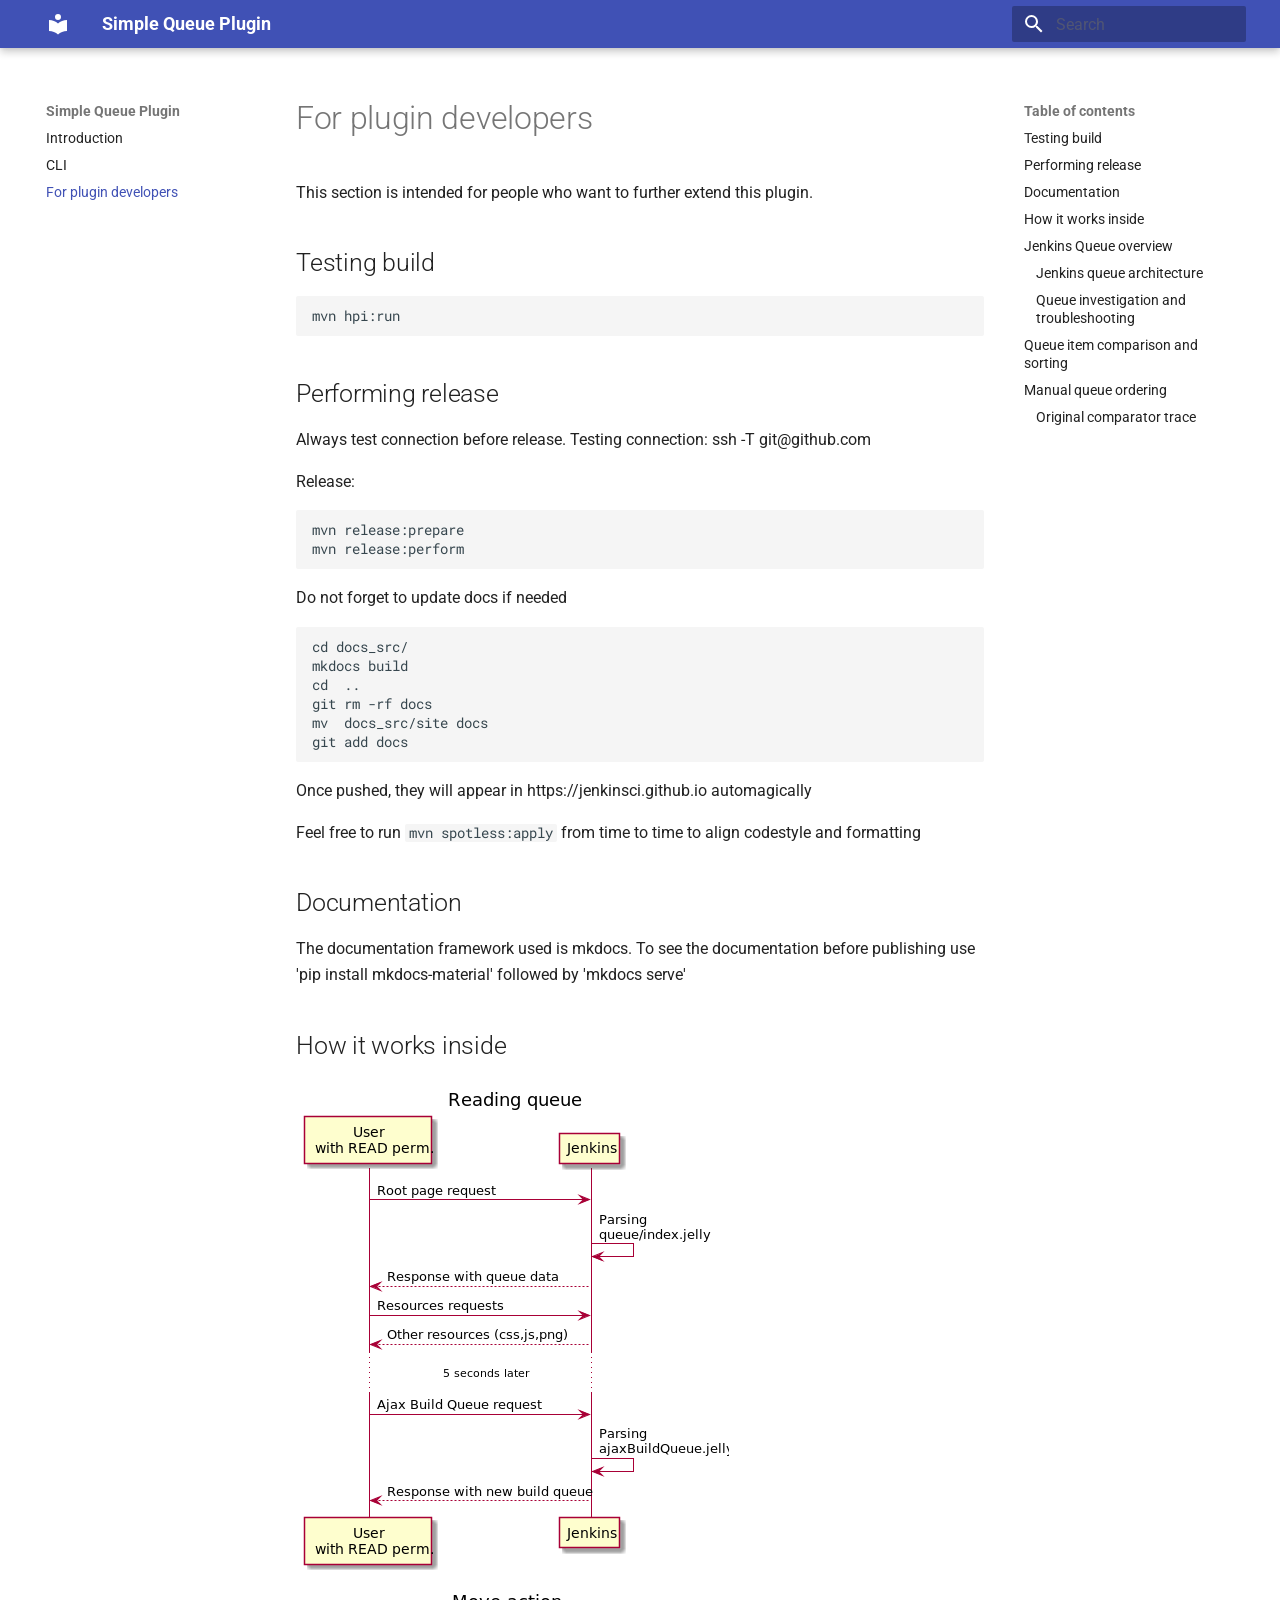
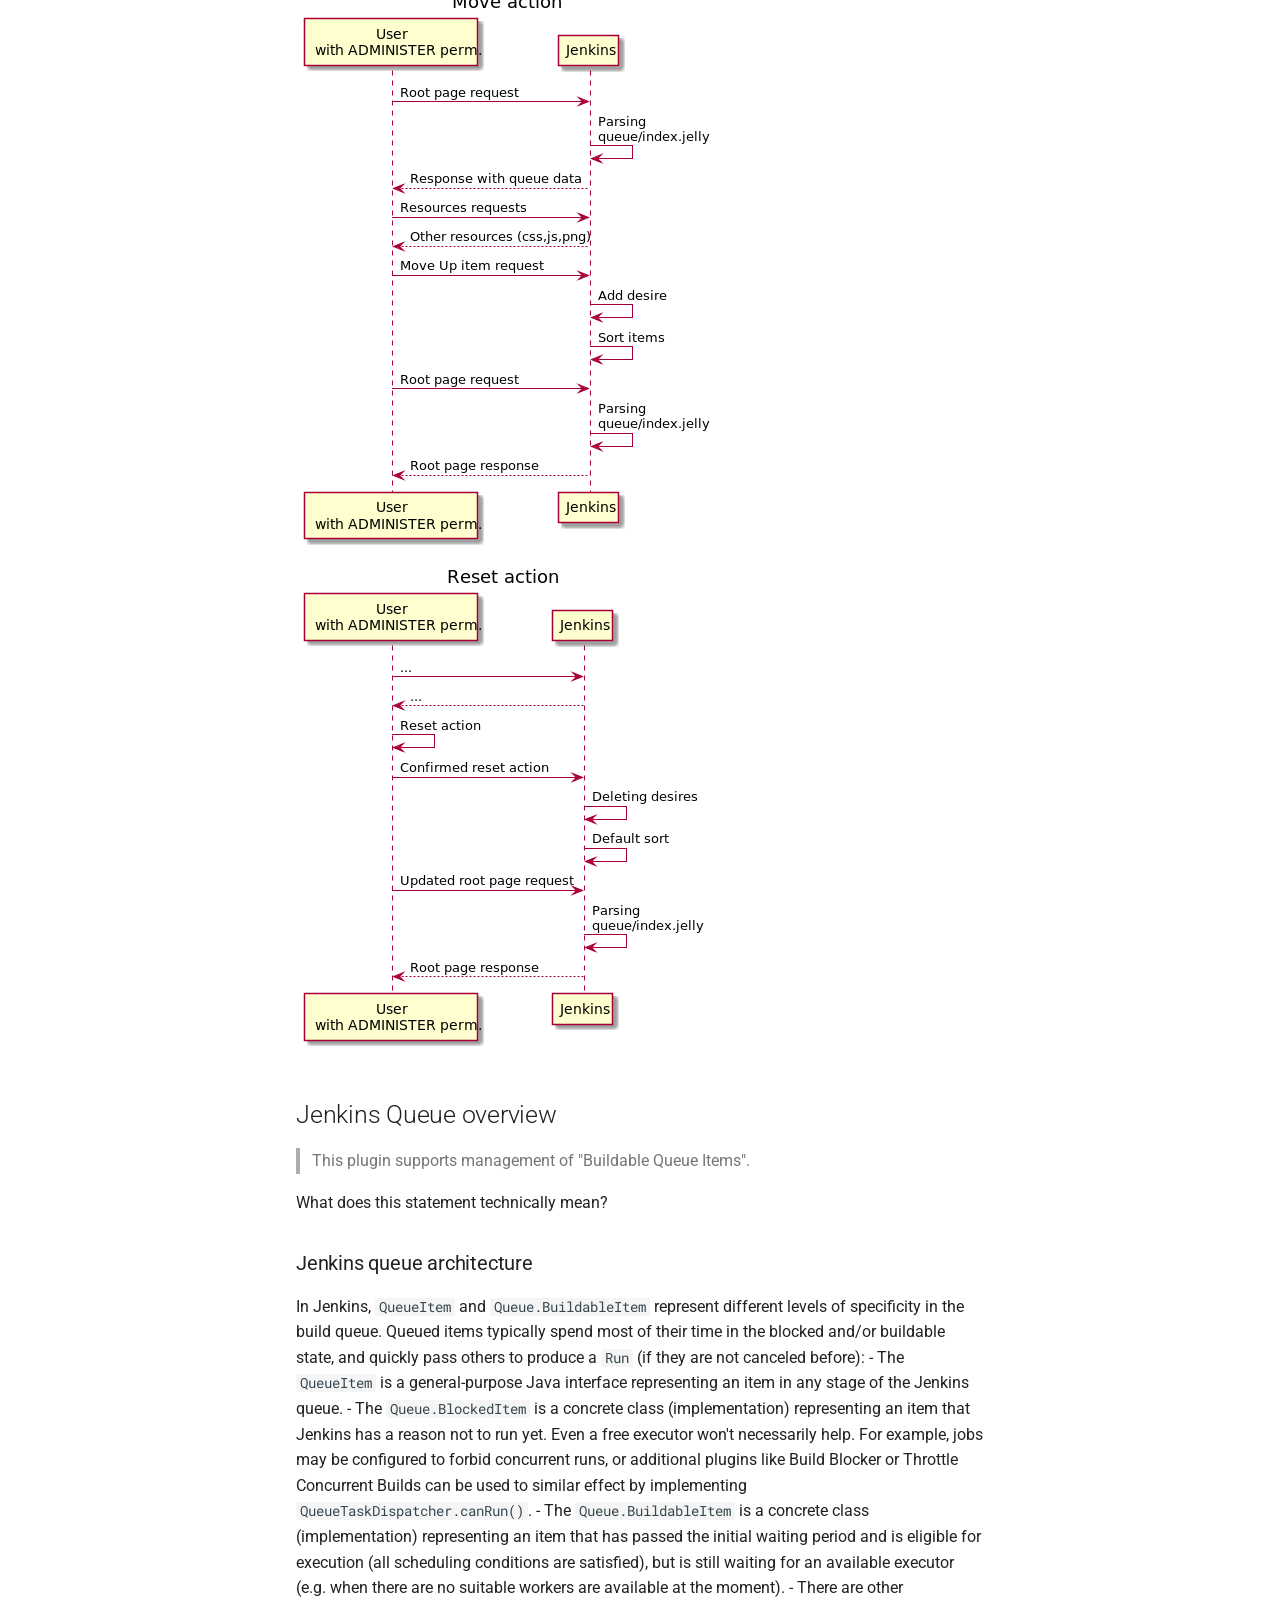
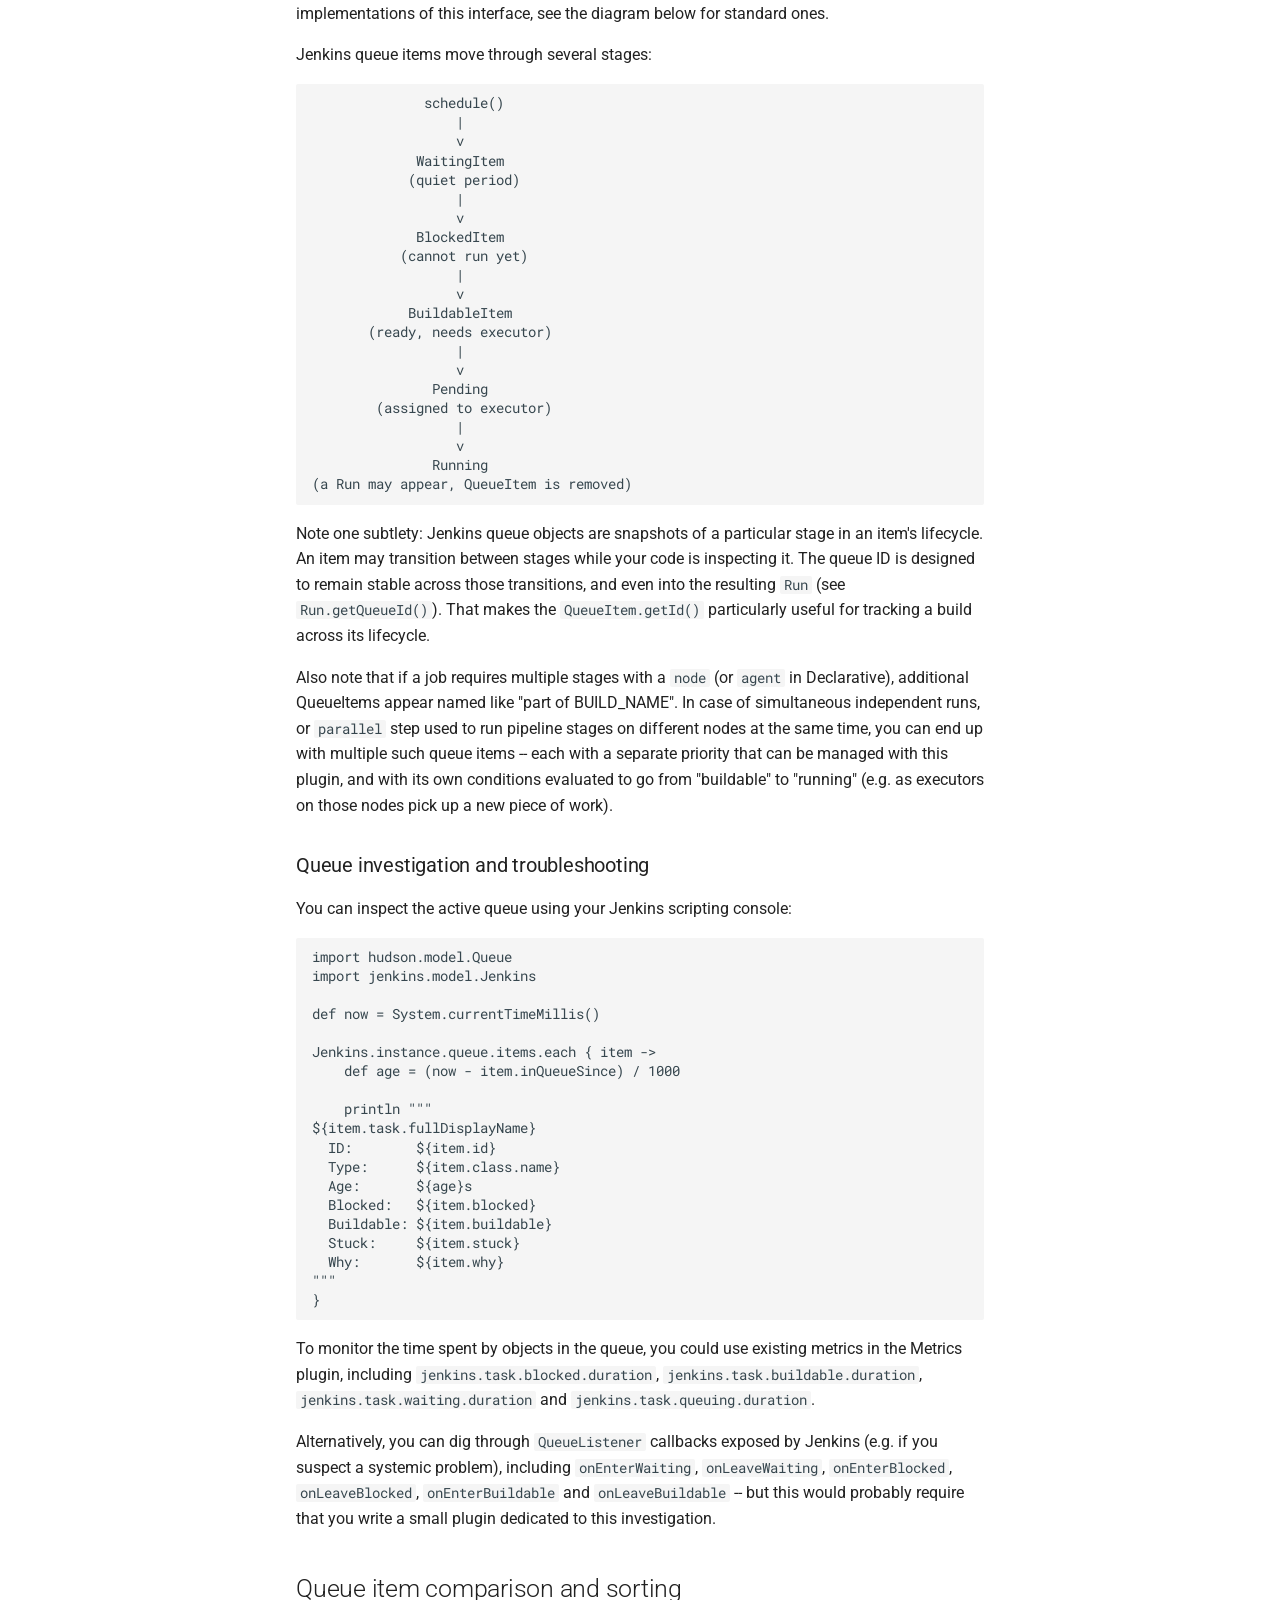
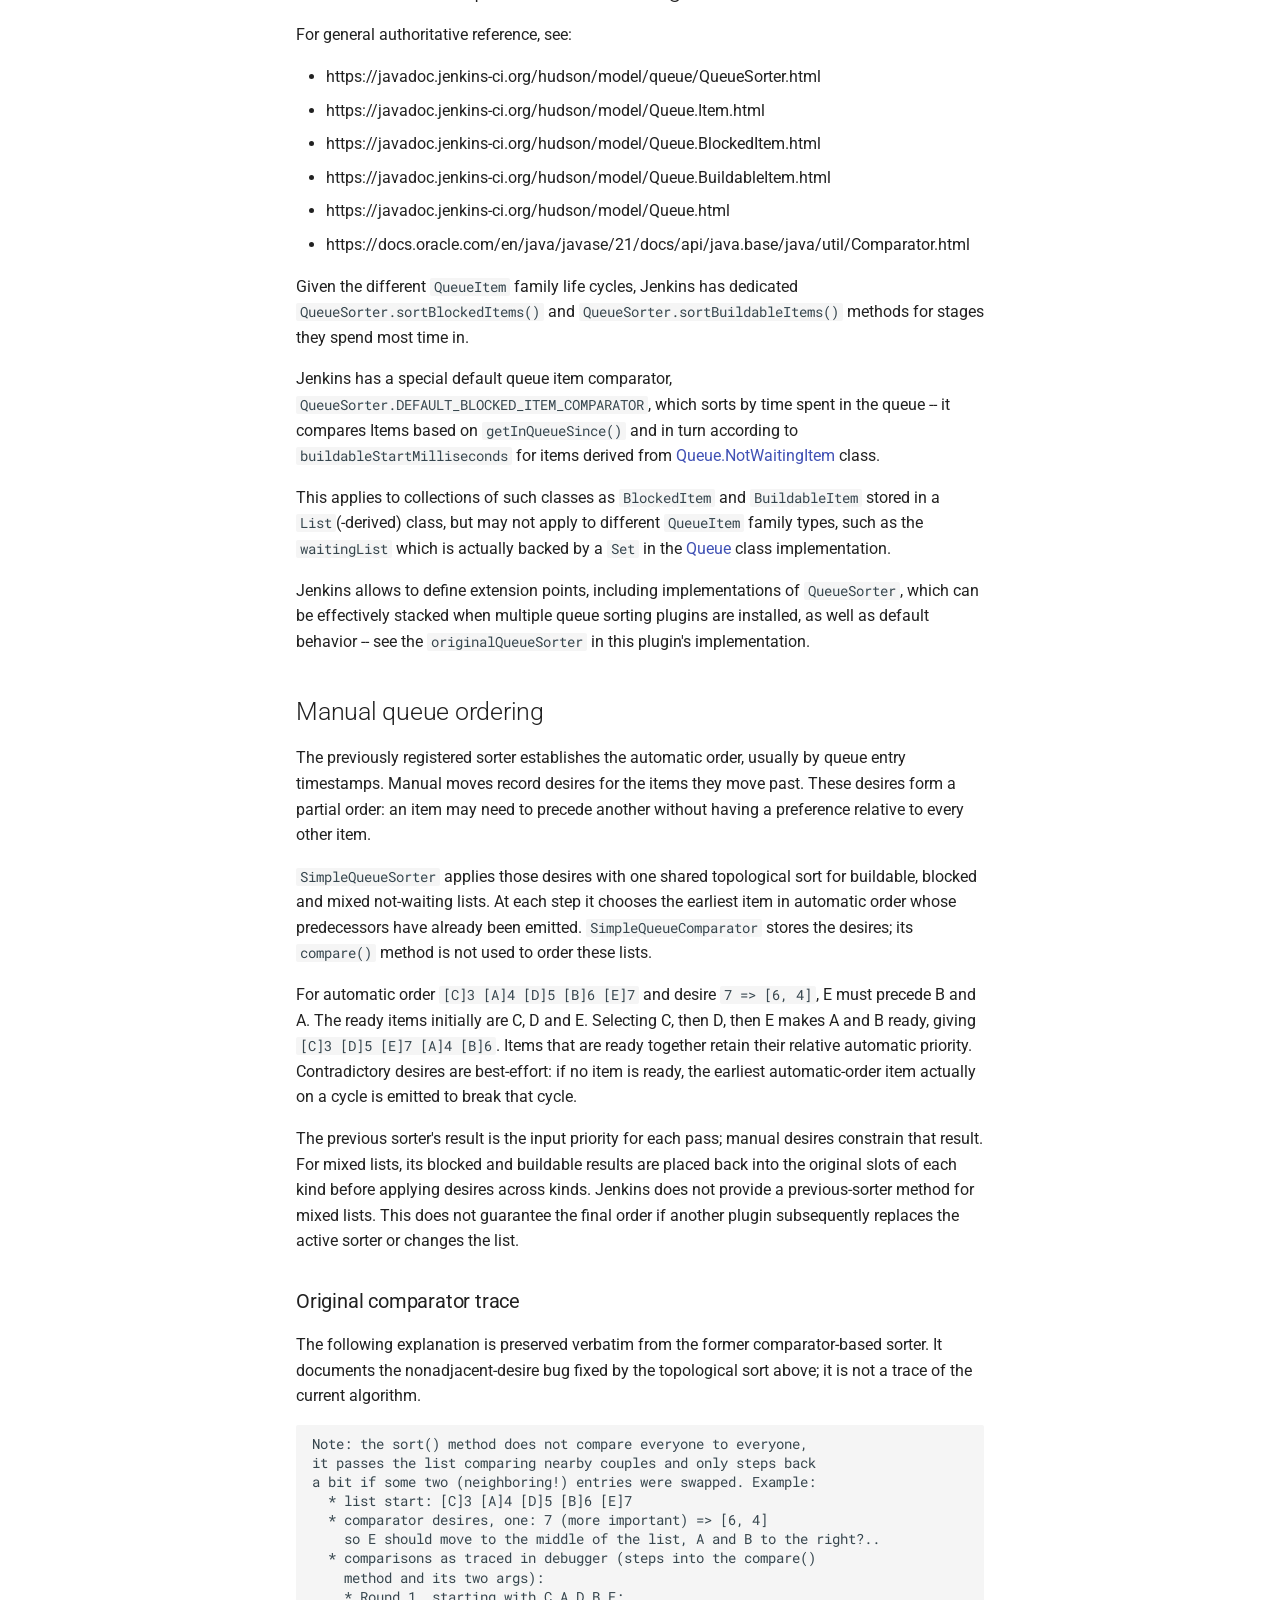
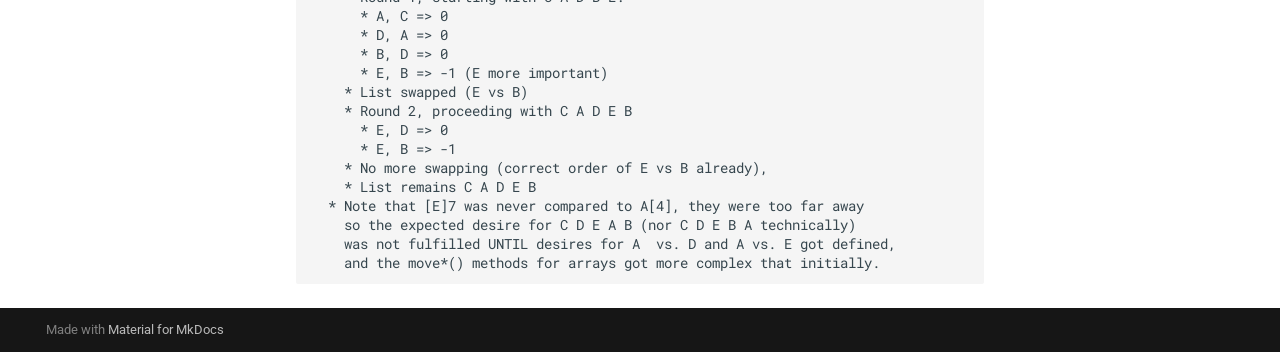
<file: docs/pluginDevelopment/index.html>
<!doctype html>
<html lang="en" class="no-js">
  <head>
    
      <meta charset="utf-8">
      <meta name="viewport" content="width=device-width,initial-scale=1">
      
      
      
      
        <link rel="prev" href="../CLI/">
      
      
      
        
      
      
      <link rel="icon" href="../assets/images/favicon.png">
      <meta name="generator" content="mkdocs-1.6.1, mkdocs-material-9.7.1">
    
    
      
        <title>For plugin developers - Simple Queue Plugin</title>
      
    
    
      <link rel="stylesheet" href="../assets/stylesheets/main.484c7ddc.min.css">
      
      


    
    
      
    
    
      
        
        
        <link rel="preconnect" href="https://fonts.gstatic.com" crossorigin>
        <link rel="stylesheet" href="https://fonts.googleapis.com/css?family=Roboto:300,300i,400,400i,700,700i%7CRoboto+Mono:400,400i,700,700i&display=fallback">
        <style>:root{--md-text-font:"Roboto";--md-code-font:"Roboto Mono"}</style>
      
    
    
    <script>__md_scope=new URL("..",location),__md_hash=e=>[...e].reduce(((e,_)=>(e<<5)-e+_.charCodeAt(0)),0),__md_get=(e,_=localStorage,t=__md_scope)=>JSON.parse(_.getItem(t.pathname+"."+e)),__md_set=(e,_,t=localStorage,a=__md_scope)=>{try{t.setItem(a.pathname+"."+e,JSON.stringify(_))}catch(e){}}</script>
    
      

    
    
  </head>
  
  
    <body dir="ltr">
  
    
    <input class="md-toggle" data-md-toggle="drawer" type="checkbox" id="__drawer" autocomplete="off">
    <input class="md-toggle" data-md-toggle="search" type="checkbox" id="__search" autocomplete="off">
    <label class="md-overlay" for="__drawer"></label>
    <div data-md-component="skip">
      
        
        <a href="#for-plugin-developers" class="md-skip">
          Skip to content
        </a>
      
    </div>
    <div data-md-component="announce">
      
    </div>
    
    
      

  

<header class="md-header md-header--shadow" data-md-component="header">
  <nav class="md-header__inner md-grid" aria-label="Header">
    <a href=".." title="Simple Queue Plugin" class="md-header__button md-logo" aria-label="Simple Queue Plugin" data-md-component="logo">
      
  
  <svg xmlns="http://www.w3.org/2000/svg" viewBox="0 0 24 24"><path d="M12 8a3 3 0 0 0 3-3 3 3 0 0 0-3-3 3 3 0 0 0-3 3 3 3 0 0 0 3 3m0 3.54C9.64 9.35 6.5 8 3 8v11c3.5 0 6.64 1.35 9 3.54 2.36-2.19 5.5-3.54 9-3.54V8c-3.5 0-6.64 1.35-9 3.54"/></svg>

    </a>
    <label class="md-header__button md-icon" for="__drawer">
      
      <svg xmlns="http://www.w3.org/2000/svg" viewBox="0 0 24 24"><path d="M3 6h18v2H3zm0 5h18v2H3zm0 5h18v2H3z"/></svg>
    </label>
    <div class="md-header__title" data-md-component="header-title">
      <div class="md-header__ellipsis">
        <div class="md-header__topic">
          <span class="md-ellipsis">
            Simple Queue Plugin
          </span>
        </div>
        <div class="md-header__topic" data-md-component="header-topic">
          <span class="md-ellipsis">
            
              For plugin developers
            
          </span>
        </div>
      </div>
    </div>
    
    
      <script>var palette=__md_get("__palette");if(palette&&palette.color){if("(prefers-color-scheme)"===palette.color.media){var media=matchMedia("(prefers-color-scheme: light)"),input=document.querySelector(media.matches?"[data-md-color-media='(prefers-color-scheme: light)']":"[data-md-color-media='(prefers-color-scheme: dark)']");palette.color.media=input.getAttribute("data-md-color-media"),palette.color.scheme=input.getAttribute("data-md-color-scheme"),palette.color.primary=input.getAttribute("data-md-color-primary"),palette.color.accent=input.getAttribute("data-md-color-accent")}for(var[key,value]of Object.entries(palette.color))document.body.setAttribute("data-md-color-"+key,value)}</script>
    
    
    
      
      
        <label class="md-header__button md-icon" for="__search">
          
          <svg xmlns="http://www.w3.org/2000/svg" viewBox="0 0 24 24"><path d="M9.5 3A6.5 6.5 0 0 1 16 9.5c0 1.61-.59 3.09-1.56 4.23l.27.27h.79l5 5-1.5 1.5-5-5v-.79l-.27-.27A6.52 6.52 0 0 1 9.5 16 6.5 6.5 0 0 1 3 9.5 6.5 6.5 0 0 1 9.5 3m0 2C7 5 5 7 5 9.5S7 14 9.5 14 14 12 14 9.5 12 5 9.5 5"/></svg>
        </label>
        <div class="md-search" data-md-component="search" role="dialog">
  <label class="md-search__overlay" for="__search"></label>
  <div class="md-search__inner" role="search">
    <form class="md-search__form" name="search">
      <input type="text" class="md-search__input" name="query" aria-label="Search" placeholder="Search" autocapitalize="off" autocorrect="off" autocomplete="off" spellcheck="false" data-md-component="search-query" required>
      <label class="md-search__icon md-icon" for="__search">
        
        <svg xmlns="http://www.w3.org/2000/svg" viewBox="0 0 24 24"><path d="M9.5 3A6.5 6.5 0 0 1 16 9.5c0 1.61-.59 3.09-1.56 4.23l.27.27h.79l5 5-1.5 1.5-5-5v-.79l-.27-.27A6.52 6.52 0 0 1 9.5 16 6.5 6.5 0 0 1 3 9.5 6.5 6.5 0 0 1 9.5 3m0 2C7 5 5 7 5 9.5S7 14 9.5 14 14 12 14 9.5 12 5 9.5 5"/></svg>
        
        <svg xmlns="http://www.w3.org/2000/svg" viewBox="0 0 24 24"><path d="M20 11v2H8l5.5 5.5-1.42 1.42L4.16 12l7.92-7.92L13.5 5.5 8 11z"/></svg>
      </label>
      <nav class="md-search__options" aria-label="Search">
        
        <button type="reset" class="md-search__icon md-icon" title="Clear" aria-label="Clear" tabindex="-1">
          
          <svg xmlns="http://www.w3.org/2000/svg" viewBox="0 0 24 24"><path d="M19 6.41 17.59 5 12 10.59 6.41 5 5 6.41 10.59 12 5 17.59 6.41 19 12 13.41 17.59 19 19 17.59 13.41 12z"/></svg>
        </button>
      </nav>
      
    </form>
    <div class="md-search__output">
      <div class="md-search__scrollwrap" tabindex="0" data-md-scrollfix>
        <div class="md-search-result" data-md-component="search-result">
          <div class="md-search-result__meta">
            Initializing search
          </div>
          <ol class="md-search-result__list" role="presentation"></ol>
        </div>
      </div>
    </div>
  </div>
</div>
      
    
    
  </nav>
  
</header>
    
    <div class="md-container" data-md-component="container">
      
      
        
          
        
      
      <main class="md-main" data-md-component="main">
        <div class="md-main__inner md-grid">
          
            
              
              <div class="md-sidebar md-sidebar--primary" data-md-component="sidebar" data-md-type="navigation" >
                <div class="md-sidebar__scrollwrap">
                  <div class="md-sidebar__inner">
                    



<nav class="md-nav md-nav--primary" aria-label="Navigation" data-md-level="0">
  <label class="md-nav__title" for="__drawer">
    <a href=".." title="Simple Queue Plugin" class="md-nav__button md-logo" aria-label="Simple Queue Plugin" data-md-component="logo">
      
  
  <svg xmlns="http://www.w3.org/2000/svg" viewBox="0 0 24 24"><path d="M12 8a3 3 0 0 0 3-3 3 3 0 0 0-3-3 3 3 0 0 0-3 3 3 3 0 0 0 3 3m0 3.54C9.64 9.35 6.5 8 3 8v11c3.5 0 6.64 1.35 9 3.54 2.36-2.19 5.5-3.54 9-3.54V8c-3.5 0-6.64 1.35-9 3.54"/></svg>

    </a>
    Simple Queue Plugin
  </label>
  
  <ul class="md-nav__list" data-md-scrollfix>
    
      
      
  
  
  
  
    <li class="md-nav__item">
      <a href=".." class="md-nav__link">
        
  
  
  <span class="md-ellipsis">
    
  
    Introduction
  

    
  </span>
  
  

      </a>
    </li>
  

    
      
      
  
  
  
  
    <li class="md-nav__item">
      <a href="../CLI/" class="md-nav__link">
        
  
  
  <span class="md-ellipsis">
    
  
    CLI
  

    
  </span>
  
  

      </a>
    </li>
  

    
      
      
  
  
    
  
  
  
    <li class="md-nav__item md-nav__item--active">
      
      <input class="md-nav__toggle md-toggle" type="checkbox" id="__toc">
      
      
        
      
      
        <label class="md-nav__link md-nav__link--active" for="__toc">
          
  
  
  <span class="md-ellipsis">
    
  
    For plugin developers
  

    
  </span>
  
  

          <span class="md-nav__icon md-icon"></span>
        </label>
      
      <a href="./" class="md-nav__link md-nav__link--active">
        
  
  
  <span class="md-ellipsis">
    
  
    For plugin developers
  

    
  </span>
  
  

      </a>
      
        

<nav class="md-nav md-nav--secondary" aria-label="Table of contents">
  
  
  
    
  
  
    <label class="md-nav__title" for="__toc">
      <span class="md-nav__icon md-icon"></span>
      Table of contents
    </label>
    <ul class="md-nav__list" data-md-component="toc" data-md-scrollfix>
      
        <li class="md-nav__item">
  <a href="#testing-build" class="md-nav__link">
    <span class="md-ellipsis">
      
        Testing build
      
    </span>
  </a>
  
</li>
      
        <li class="md-nav__item">
  <a href="#performing-release" class="md-nav__link">
    <span class="md-ellipsis">
      
        Performing release
      
    </span>
  </a>
  
</li>
      
        <li class="md-nav__item">
  <a href="#documentation" class="md-nav__link">
    <span class="md-ellipsis">
      
        Documentation
      
    </span>
  </a>
  
</li>
      
        <li class="md-nav__item">
  <a href="#how-it-works-inside" class="md-nav__link">
    <span class="md-ellipsis">
      
        How it works inside
      
    </span>
  </a>
  
</li>
      
        <li class="md-nav__item">
  <a href="#jenkins-queue-overview" class="md-nav__link">
    <span class="md-ellipsis">
      
        Jenkins Queue overview
      
    </span>
  </a>
  
    <nav class="md-nav" aria-label="Jenkins Queue overview">
      <ul class="md-nav__list">
        
          <li class="md-nav__item">
  <a href="#jenkins-queue-architecture" class="md-nav__link">
    <span class="md-ellipsis">
      
        Jenkins queue architecture
      
    </span>
  </a>
  
</li>
        
          <li class="md-nav__item">
  <a href="#queue-investigation-and-troubleshooting" class="md-nav__link">
    <span class="md-ellipsis">
      
        Queue investigation and troubleshooting
      
    </span>
  </a>
  
</li>
        
      </ul>
    </nav>
  
</li>
      
        <li class="md-nav__item">
  <a href="#queue-item-comparison-and-sorting" class="md-nav__link">
    <span class="md-ellipsis">
      
        Queue item comparison and sorting
      
    </span>
  </a>
  
</li>
      
        <li class="md-nav__item">
  <a href="#manual-queue-ordering" class="md-nav__link">
    <span class="md-ellipsis">
      
        Manual queue ordering
      
    </span>
  </a>
  
    <nav class="md-nav" aria-label="Manual queue ordering">
      <ul class="md-nav__list">
        
          <li class="md-nav__item">
  <a href="#original-comparator-trace" class="md-nav__link">
    <span class="md-ellipsis">
      
        Original comparator trace
      
    </span>
  </a>
  
</li>
        
      </ul>
    </nav>
  
</li>
      
    </ul>
  
</nav>
      
    </li>
  

    
  </ul>
</nav>
                  </div>
                </div>
              </div>
            
            
              
              <div class="md-sidebar md-sidebar--secondary" data-md-component="sidebar" data-md-type="toc" >
                <div class="md-sidebar__scrollwrap">
                  <div class="md-sidebar__inner">
                    

<nav class="md-nav md-nav--secondary" aria-label="Table of contents">
  
  
  
    
  
  
    <label class="md-nav__title" for="__toc">
      <span class="md-nav__icon md-icon"></span>
      Table of contents
    </label>
    <ul class="md-nav__list" data-md-component="toc" data-md-scrollfix>
      
        <li class="md-nav__item">
  <a href="#testing-build" class="md-nav__link">
    <span class="md-ellipsis">
      
        Testing build
      
    </span>
  </a>
  
</li>
      
        <li class="md-nav__item">
  <a href="#performing-release" class="md-nav__link">
    <span class="md-ellipsis">
      
        Performing release
      
    </span>
  </a>
  
</li>
      
        <li class="md-nav__item">
  <a href="#documentation" class="md-nav__link">
    <span class="md-ellipsis">
      
        Documentation
      
    </span>
  </a>
  
</li>
      
        <li class="md-nav__item">
  <a href="#how-it-works-inside" class="md-nav__link">
    <span class="md-ellipsis">
      
        How it works inside
      
    </span>
  </a>
  
</li>
      
        <li class="md-nav__item">
  <a href="#jenkins-queue-overview" class="md-nav__link">
    <span class="md-ellipsis">
      
        Jenkins Queue overview
      
    </span>
  </a>
  
    <nav class="md-nav" aria-label="Jenkins Queue overview">
      <ul class="md-nav__list">
        
          <li class="md-nav__item">
  <a href="#jenkins-queue-architecture" class="md-nav__link">
    <span class="md-ellipsis">
      
        Jenkins queue architecture
      
    </span>
  </a>
  
</li>
        
          <li class="md-nav__item">
  <a href="#queue-investigation-and-troubleshooting" class="md-nav__link">
    <span class="md-ellipsis">
      
        Queue investigation and troubleshooting
      
    </span>
  </a>
  
</li>
        
      </ul>
    </nav>
  
</li>
      
        <li class="md-nav__item">
  <a href="#queue-item-comparison-and-sorting" class="md-nav__link">
    <span class="md-ellipsis">
      
        Queue item comparison and sorting
      
    </span>
  </a>
  
</li>
      
        <li class="md-nav__item">
  <a href="#manual-queue-ordering" class="md-nav__link">
    <span class="md-ellipsis">
      
        Manual queue ordering
      
    </span>
  </a>
  
    <nav class="md-nav" aria-label="Manual queue ordering">
      <ul class="md-nav__list">
        
          <li class="md-nav__item">
  <a href="#original-comparator-trace" class="md-nav__link">
    <span class="md-ellipsis">
      
        Original comparator trace
      
    </span>
  </a>
  
</li>
        
      </ul>
    </nav>
  
</li>
      
    </ul>
  
</nav>
                  </div>
                </div>
              </div>
            
          
          
            <div class="md-content" data-md-component="content">
              
              <article class="md-content__inner md-typeset">
                
                  



<h1 id="for-plugin-developers">For plugin developers</h1>
<p>This section is intended for people who want to further extend this plugin.</p>
<h2 id="testing-build">Testing build</h2>
<pre><code>mvn hpi:run
</code></pre>
<h2 id="performing-release">Performing release</h2>
<p>Always test connection before release.
Testing connection: ssh -T git@github.com</p>
<p>Release: </p>
<pre><code>mvn release:prepare
mvn release:perform
</code></pre>
<p>Do not forget to update docs if needed</p>
<pre><code>cd docs_src/
mkdocs build
cd  ..
git rm -rf docs
mv  docs_src/site docs
git add docs
</code></pre>
<p>Once pushed, they will appear in https://jenkinsci.github.io automagically</p>
<p>Feel free to run <code>mvn spotless:apply</code> from time to time to align codestyle and formatting</p>
<h2 id="documentation">Documentation</h2>
<p>The documentation framework used is mkdocs.
To see the documentation before publishing use 'pip install mkdocs-material' followed by 'mkdocs serve'</p>
<h2 id="how-it-works-inside">How it works inside</h2>
<p><img alt="Sequence diagram" src="../images/basicUsageSequence.png" title="Simple Queue screenshot" />
<img alt="Sequence diagram" src="../images/moveUpSequence.png" title="Simple Queue screenshot" />
<img alt="Sequence diagram" src="../images/resetSequence.png" title="Simple Queue screenshot" /></p>
<h2 id="jenkins-queue-overview">Jenkins Queue overview</h2>
<blockquote>
<p>This plugin supports management of "Buildable Queue Items".</p>
</blockquote>
<p>What does this statement technically mean?</p>
<h3 id="jenkins-queue-architecture">Jenkins queue architecture</h3>
<p>In Jenkins, <code>QueueItem</code> and <code>Queue.BuildableItem</code> represent
different levels of specificity in the build queue. Queued items
typically spend most of their time in the blocked and/or buildable
state, and quickly pass others to produce a <code>Run</code> (if they are not
canceled before):
- The <code>QueueItem</code> is a general-purpose Java interface representing
  an item in any stage of the Jenkins queue.
- The <code>Queue.BlockedItem</code> is a concrete class (implementation)
  representing an item that Jenkins has a reason not to run yet.
  Even a free executor won't necessarily help. For example, jobs
  may be configured to forbid concurrent runs, or additional plugins
  like Build Blocker or Throttle Concurrent Builds can be used to
  similar effect by implementing <code>QueueTaskDispatcher.canRun()</code>.
- The <code>Queue.BuildableItem</code> is a concrete class (implementation)
  representing an item that has passed the initial waiting period
  and is eligible for execution (all scheduling conditions are
  satisfied), but is still waiting for an available executor (e.g.
  when there are no suitable workers are available at the moment).
- There are other implementations of this interface, see the
  diagram below for standard ones.</p>
<p>Jenkins queue items move through several stages:</p>
<pre><code>              schedule()
                  |
                  v
             WaitingItem
            (quiet period)
                  |
                  v
             BlockedItem
           (cannot run yet)
                  |
                  v
            BuildableItem
       (ready, needs executor)
                  |
                  v
               Pending
        (assigned to executor)
                  |
                  v
               Running
(a Run may appear, QueueItem is removed)
</code></pre>
<p>Note one subtlety: Jenkins queue objects are snapshots of a
particular stage in an item's lifecycle. An item may transition
between stages while your code is inspecting it. The queue ID is
designed to remain stable across those transitions, and even into
the resulting <code>Run</code> (see <code>Run.getQueueId()</code>). That makes the
<code>QueueItem.getId()</code> particularly useful for tracking a build
across its lifecycle.</p>
<p>Also note that if a job requires multiple stages with a <code>node</code>
(or <code>agent</code> in Declarative), additional QueueItems appear named
like "part of BUILD_NAME". In case of simultaneous independent
runs, or <code>parallel</code> step used to run pipeline stages on different
nodes at the same time, you can end up with multiple such queue
items -- each with a separate priority that can be managed with
this plugin, and with its own conditions evaluated to go from
"buildable" to "running" (e.g. as executors on those nodes pick
up a new piece of work).</p>
<h3 id="queue-investigation-and-troubleshooting">Queue investigation and troubleshooting</h3>
<p>You can inspect the active queue using your Jenkins scripting console:</p>
<pre><code class="language-groovy">import hudson.model.Queue
import jenkins.model.Jenkins

def now = System.currentTimeMillis()

Jenkins.instance.queue.items.each { item -&gt;
    def age = (now - item.inQueueSince) / 1000

    println &quot;&quot;&quot;
${item.task.fullDisplayName}
  ID:        ${item.id}
  Type:      ${item.class.name}
  Age:       ${age}s
  Blocked:   ${item.blocked}
  Buildable: ${item.buildable}
  Stuck:     ${item.stuck}
  Why:       ${item.why}
&quot;&quot;&quot;
}
</code></pre>
<p>To monitor the time spent by objects in the queue, you could
use existing metrics in the Metrics plugin, including
<code>jenkins.task.blocked.duration</code>, <code>jenkins.task.buildable.duration</code>,
<code>jenkins.task.waiting.duration</code> and <code>jenkins.task.queuing.duration</code>.</p>
<p>Alternatively, you can dig through <code>QueueListener</code> callbacks
exposed by Jenkins (e.g. if you suspect a systemic problem),
including <code>onEnterWaiting</code>, <code>onLeaveWaiting</code>, <code>onEnterBlocked</code>,
<code>onLeaveBlocked</code>, <code>onEnterBuildable</code> and <code>onLeaveBuildable</code> -- but
this would probably require that you write a small plugin dedicated
to this investigation.</p>
<h2 id="queue-item-comparison-and-sorting">Queue item comparison and sorting</h2>
<p>For general authoritative reference, see:</p>
<ul>
<li>https://javadoc.jenkins-ci.org/hudson/model/queue/QueueSorter.html</li>
<li>https://javadoc.jenkins-ci.org/hudson/model/Queue.Item.html</li>
<li>https://javadoc.jenkins-ci.org/hudson/model/Queue.BlockedItem.html</li>
<li>https://javadoc.jenkins-ci.org/hudson/model/Queue.BuildableItem.html</li>
<li>https://javadoc.jenkins-ci.org/hudson/model/Queue.html</li>
<li>https://docs.oracle.com/en/java/javase/21/docs/api/java.base/java/util/Comparator.html</li>
</ul>
<p>Given the different <code>QueueItem</code> family life cycles, Jenkins has dedicated
<code>QueueSorter.sortBlockedItems()</code> and <code>QueueSorter.sortBuildableItems()</code>
methods for stages they spend most time in.</p>
<p>Jenkins has a special default queue item comparator,
<code>QueueSorter.DEFAULT_BLOCKED_ITEM_COMPARATOR</code>, which sorts by time
spent in the queue -- it compares Items based on <code>getInQueueSince()</code>
and in turn according to <code>buildableStartMilliseconds</code> for items derived from
<a href="https://javadoc.jenkins-ci.org/hudson/model/Queue.NotWaitingItem.html">Queue.NotWaitingItem</a>
class.</p>
<p>This applies to collections of such classes as <code>BlockedItem</code> and <code>BuildableItem</code>
stored in a <code>List</code>(-derived) class, but may not apply to different <code>QueueItem</code>
family types, such as the <code>waitingList</code> which is actually backed by a <code>Set</code> in the
<a href="https://github.com/jenkinsci/jenkins/blob/master/core/src/main/java/hudson/model/Queue.java">Queue</a>
class implementation.</p>
<p>Jenkins allows to define extension points, including implementations
of <code>QueueSorter</code>, which can be effectively stacked when multiple queue
sorting plugins are installed, as well as default behavior -- see the
<code>originalQueueSorter</code> in this plugin's implementation.</p>
<h2 id="manual-queue-ordering">Manual queue ordering</h2>
<p>The previously registered sorter establishes the automatic order, usually by queue
entry timestamps. Manual moves record desires for the items they move past. These
desires form a partial order: an item may need to precede another without having a
preference relative to every other item.</p>
<p><code>SimpleQueueSorter</code> applies those desires with one shared topological sort for
buildable, blocked and mixed not-waiting lists. At each step it
chooses the earliest item in automatic order whose predecessors have already been
emitted. <code>SimpleQueueComparator</code> stores the desires; its <code>compare()</code> method is not
used to order these lists.</p>
<p>For automatic order <code>[C]3 [A]4 [D]5 [B]6 [E]7</code> and desire <code>7 =&gt; [6, 4]</code>, E must
precede B and A. The ready items initially are C, D and E. Selecting C, then D,
then E makes A and B ready, giving <code>[C]3 [D]5 [E]7 [A]4 [B]6</code>. Items that are
ready together retain their relative automatic priority. Contradictory desires
are best-effort: if no item is ready, the earliest automatic-order item actually
on a cycle is emitted to break that cycle.</p>
<p>The previous sorter's result is the input priority for each pass; manual desires
constrain that result. For mixed lists, its blocked and buildable results are
placed back into the original slots of each kind before applying desires across
kinds. Jenkins does not provide a previous-sorter method for mixed lists. This
does not guarantee the final order if another plugin subsequently replaces the
active sorter or changes the list.</p>
<h3 id="original-comparator-trace">Original comparator trace</h3>
<p>The following explanation is preserved verbatim from the former comparator-based
sorter. It documents the nonadjacent-desire bug fixed by the topological sort
above; it is not a trace of the current algorithm.</p>
<pre><code class="language-text">Note: the sort() method does not compare everyone to everyone,
it passes the list comparing nearby couples and only steps back
a bit if some two (neighboring!) entries were swapped. Example:
  * list start: [C]3 [A]4 [D]5 [B]6 [E]7
  * comparator desires, one: 7 (more important) =&gt; [6, 4]
    so E should move to the middle of the list, A and B to the right?..
  * comparisons as traced in debugger (steps into the compare()
    method and its two args):
    * Round 1, starting with C A D B E:
      * A, C =&gt; 0
      * D, A =&gt; 0
      * B, D =&gt; 0
      * E, B =&gt; -1 (E more important)
    * List swapped (E vs B)
    * Round 2, proceeding with C A D E B
      * E, D =&gt; 0
      * E, B =&gt; -1
    * No more swapping (correct order of E vs B already),
    * List remains C A D E B
  * Note that [E]7 was never compared to A[4], they were too far away
    so the expected desire for C D E A B (nor C D E B A technically)
    was not fulfilled UNTIL desires for A  vs. D and A vs. E got defined,
    and the move*() methods for arrays got more complex that initially.
</code></pre>












                
              </article>
            </div>
          
          
<script>var target=document.getElementById(location.hash.slice(1));target&&target.name&&(target.checked=target.name.startsWith("__tabbed_"))</script>
        </div>
        
      </main>
      
        <footer class="md-footer">
  
  <div class="md-footer-meta md-typeset">
    <div class="md-footer-meta__inner md-grid">
      <div class="md-copyright">
  
  
    Made with
    <a href="https://squidfunk.github.io/mkdocs-material/" target="_blank" rel="noopener">
      Material for MkDocs
    </a>
  
</div>
      
    </div>
  </div>
</footer>
      
    </div>
    <div class="md-dialog" data-md-component="dialog">
      <div class="md-dialog__inner md-typeset"></div>
    </div>
    
    
    
      
      
      <script id="__config" type="application/json">{"annotate": null, "base": "..", "features": [], "search": "../assets/javascripts/workers/search.2c215733.min.js", "tags": null, "translations": {"clipboard.copied": "Copied to clipboard", "clipboard.copy": "Copy to clipboard", "search.result.more.one": "1 more on this page", "search.result.more.other": "# more on this page", "search.result.none": "No matching documents", "search.result.one": "1 matching document", "search.result.other": "# matching documents", "search.result.placeholder": "Type to start searching", "search.result.term.missing": "Missing", "select.version": "Select version"}, "version": null}</script>
    
    
      <script src="../assets/javascripts/bundle.79ae519e.min.js"></script>
      
    
  </body>
</html>
</file>
<file: docs/assets/stylesheets/main.484c7ddc.min.css>
@charset "UTF-8";html{-webkit-text-size-adjust:none;-moz-text-size-adjust:none;text-size-adjust:none;box-sizing:border-box}*,:after,:before{box-sizing:inherit}@media (prefers-reduced-motion){*,:after,:before{transition:none!important}}body{margin:0}a,button,input,label{-webkit-tap-highlight-color:transparent}a{color:inherit;text-decoration:none}hr{border:0;box-sizing:initial;display:block;height:.05rem;overflow:visible;padding:0}small{font-size:80%}sub,sup{line-height:1em}img{border-style:none}table{border-collapse:initial;border-spacing:0}td,th{font-weight:400;vertical-align:top}button{background:#0000;border:0;font-family:inherit;font-size:inherit;margin:0;padding:0}input{border:0;outline:none}:root{--md-primary-fg-color:#4051b5;--md-primary-fg-color--light:#5d6cc0;--md-primary-fg-color--dark:#303fa1;--md-primary-bg-color:#fff;--md-primary-bg-color--light:#ffffffb3;--md-accent-fg-color:#526cfe;--md-accent-fg-color--transparent:#526cfe1a;--md-accent-bg-color:#fff;--md-accent-bg-color--light:#ffffffb3}[data-md-color-scheme=default]{color-scheme:light}[data-md-color-scheme=default] img[src$="#gh-dark-mode-only"],[data-md-color-scheme=default] img[src$="#only-dark"]{display:none}:root,[data-md-color-scheme=default]{--md-hue:225deg;--md-default-fg-color:#000000de;--md-default-fg-color--light:#0000008a;--md-default-fg-color--lighter:#00000052;--md-default-fg-color--lightest:#00000012;--md-default-bg-color:#fff;--md-default-bg-color--light:#ffffffb3;--md-default-bg-color--lighter:#ffffff4d;--md-default-bg-color--lightest:#ffffff1f;--md-code-fg-color:#36464e;--md-code-bg-color:#f5f5f5;--md-code-bg-color--light:#f5f5f5b3;--md-code-bg-color--lighter:#f5f5f54d;--md-code-hl-color:#4287ff;--md-code-hl-color--light:#4287ff1a;--md-code-hl-number-color:#d52a2a;--md-code-hl-special-color:#db1457;--md-code-hl-function-color:#a846b9;--md-code-hl-constant-color:#6e59d9;--md-code-hl-keyword-color:#3f6ec6;--md-code-hl-string-color:#1c7d4d;--md-code-hl-name-color:var(--md-code-fg-color);--md-code-hl-operator-color:var(--md-default-fg-color--light);--md-code-hl-punctuation-color:var(--md-default-fg-color--light);--md-code-hl-comment-color:var(--md-default-fg-color--light);--md-code-hl-generic-color:var(--md-default-fg-color--light);--md-code-hl-variable-color:var(--md-default-fg-color--light);--md-typeset-color:var(--md-default-fg-color);--md-typeset-a-color:var(--md-primary-fg-color);--md-typeset-del-color:#f5503d26;--md-typeset-ins-color:#0bd57026;--md-typeset-kbd-color:#fafafa;--md-typeset-kbd-accent-color:#fff;--md-typeset-kbd-border-color:#b8b8b8;--md-typeset-mark-color:#ffff0080;--md-typeset-table-color:#0000001f;--md-typeset-table-color--light:rgba(0,0,0,.035);--md-admonition-fg-color:var(--md-default-fg-color);--md-admonition-bg-color:var(--md-default-bg-color);--md-warning-fg-color:#000000de;--md-warning-bg-color:#ff9;--md-footer-fg-color:#fff;--md-footer-fg-color--light:#ffffffb3;--md-footer-fg-color--lighter:#ffffff73;--md-footer-bg-color:#000000de;--md-footer-bg-color--dark:#00000052;--md-shadow-z1:0 0.2rem 0.5rem #0000000d,0 0 0.05rem #0000001a;--md-shadow-z2:0 0.2rem 0.5rem #0000001a,0 0 0.05rem #00000040;--md-shadow-z3:0 0.2rem 0.5rem #0003,0 0 0.05rem #00000059}.md-icon svg{fill:currentcolor;display:block;height:1.2rem;width:1.2rem}body{-webkit-font-smoothing:antialiased;-moz-osx-font-smoothing:grayscale;--md-text-font-family:var(--md-text-font,_),-apple-system,BlinkMacSystemFont,Helvetica,Arial,sans-serif;--md-code-font-family:var(--md-code-font,_),SFMono-Regular,Consolas,Menlo,monospace}aside,body,input{font-feature-settings:"kern","liga";color:var(--md-typeset-color);font-family:var(--md-text-font-family)}code,kbd,pre{font-feature-settings:"kern";font-family:var(--md-code-font-family)}:root{--md-typeset-table-sort-icon:url('data:image/svg+xml;charset=utf-8,<svg xmlns="http://www.w3.org/2000/svg" viewBox="0 0 24 24"><path d="m18 21-4-4h3V7h-3l4-4 4 4h-3v10h3M2 19v-2h10v2M2 13v-2h7v2M2 7V5h4v2z"/></svg>');--md-typeset-table-sort-icon--asc:url('data:image/svg+xml;charset=utf-8,<svg xmlns="http://www.w3.org/2000/svg" viewBox="0 0 24 24"><path d="M19 17h3l-4 4-4-4h3V3h2M2 17h10v2H2M6 5v2H2V5m0 6h7v2H2z"/></svg>');--md-typeset-table-sort-icon--desc:url('data:image/svg+xml;charset=utf-8,<svg xmlns="http://www.w3.org/2000/svg" viewBox="0 0 24 24"><path d="M19 7h3l-4-4-4 4h3v14h2M2 17h10v2H2M6 5v2H2V5m0 6h7v2H2z"/></svg>')}.md-typeset{-webkit-print-color-adjust:exact;color-adjust:exact;font-size:.8rem;line-height:1.6;overflow-wrap:break-word}@media print{.md-typeset{font-size:.68rem}}.md-typeset blockquote,.md-typeset dl,.md-typeset figure,.md-typeset ol,.md-typeset pre,.md-typeset ul{margin-bottom:1em;margin-top:1em}.md-typeset h1{color:var(--md-default-fg-color--light);font-size:2em;line-height:1.3;margin:0 0 1.25em}.md-typeset h1,.md-typeset h2{font-weight:300;letter-spacing:-.01em}.md-typeset h2{font-size:1.5625em;line-height:1.4;margin:1.6em 0 .64em}.md-typeset h3{font-size:1.25em;font-weight:400;letter-spacing:-.01em;line-height:1.5;margin:1.6em 0 .8em}.md-typeset h2+h3{margin-top:.8em}.md-typeset h4{font-weight:700;letter-spacing:-.01em;margin:1em 0}.md-typeset h5,.md-typeset h6{color:var(--md-default-fg-color--light);font-size:.8em;font-weight:700;letter-spacing:-.01em;margin:1.25em 0}.md-typeset h5{text-transform:uppercase}.md-typeset h5 code{text-transform:none}.md-typeset hr{border-bottom:.05rem solid var(--md-default-fg-color--lightest);display:flow-root;margin:1.5em 0}.md-typeset a{color:var(--md-typeset-a-color);word-break:break-word}.md-typeset a,.md-typeset a:before{transition:color 125ms}.md-typeset a:focus,.md-typeset a:hover{color:var(--md-accent-fg-color)}.md-typeset a:focus code,.md-typeset a:hover code{background-color:var(--md-accent-fg-color--transparent);color:var(--md-accent-fg-color)}.md-typeset a code{color:var(--md-typeset-a-color)}.md-typeset a.focus-visible{outline-color:var(--md-accent-fg-color);outline-offset:.2rem}.md-typeset code,.md-typeset kbd,.md-typeset pre{color:var(--md-code-fg-color);direction:ltr;font-variant-ligatures:none;transition:background-color 125ms}@media print{.md-typeset code,.md-typeset kbd,.md-typeset pre{white-space:pre-wrap}}.md-typeset code{background-color:var(--md-code-bg-color);border-radius:.1rem;-webkit-box-decoration-break:clone;box-decoration-break:clone;font-size:.85em;padding:0 .2941176471em;transition:color 125ms,background-color 125ms;word-break:break-word}.md-typeset code:not(.focus-visible){-webkit-tap-highlight-color:transparent;outline:none}.md-typeset pre{display:flow-root;line-height:1.4;position:relative}.md-typeset pre>code{-webkit-box-decoration-break:slice;box-decoration-break:slice;box-shadow:none;display:block;margin:0;outline-color:var(--md-accent-fg-color);overflow:auto;padding:.7720588235em 1.1764705882em;scrollbar-color:var(--md-default-fg-color--lighter) #0000;scrollbar-width:thin;touch-action:auto;word-break:normal}.md-typeset pre>code:hover{scrollbar-color:var(--md-accent-fg-color) #0000}.md-typeset pre>code::-webkit-scrollbar{height:.2rem;width:.2rem}.md-typeset pre>code::-webkit-scrollbar-thumb{background-color:var(--md-default-fg-color--lighter)}.md-typeset pre>code::-webkit-scrollbar-thumb:hover{background-color:var(--md-accent-fg-color)}.md-typeset kbd{background-color:var(--md-typeset-kbd-color);border-radius:.1rem;box-shadow:0 .1rem 0 .05rem var(--md-typeset-kbd-border-color),0 .1rem 0 var(--md-typeset-kbd-border-color),0 -.1rem .2rem var(--md-typeset-kbd-accent-color) inset;color:var(--md-default-fg-color);display:inline-block;font-size:.75em;padding:0 .6666666667em;vertical-align:text-top;word-break:break-word}.md-typeset mark{background-color:var(--md-typeset-mark-color);-webkit-box-decoration-break:clone;box-decoration-break:clone;color:inherit;word-break:break-word}.md-typeset abbr{cursor:help;text-decoration:none}.md-typeset [data-preview],.md-typeset abbr{border-bottom:.05rem dotted var(--md-default-fg-color--light)}.md-typeset small{opacity:.75}[dir=ltr] .md-typeset sub,[dir=ltr] .md-typeset sup{margin-left:.078125em}[dir=rtl] .md-typeset sub,[dir=rtl] .md-typeset sup{margin-right:.078125em}[dir=ltr] .md-typeset blockquote{padding-left:.6rem}[dir=rtl] .md-typeset blockquote{padding-right:.6rem}[dir=ltr] .md-typeset blockquote{border-left:.2rem solid var(--md-default-fg-color--lighter)}[dir=rtl] .md-typeset blockquote{border-right:.2rem solid var(--md-default-fg-color--lighter)}.md-typeset blockquote{color:var(--md-default-fg-color--light);margin-left:0;margin-right:0}.md-typeset ul{list-style-type:disc}.md-typeset ul[type]{list-style-type:revert-layer}[dir=ltr] .md-typeset ol,[dir=ltr] .md-typeset ul{margin-left:.625em}[dir=rtl] .md-typeset ol,[dir=rtl] .md-typeset ul{margin-right:.625em}.md-typeset ol,.md-typeset ul{padding:0}.md-typeset ol:not([hidden]),.md-typeset ul:not([hidden]){display:flow-root}.md-typeset ol ol,.md-typeset ul ol{list-style-type:lower-alpha}.md-typeset ol ol ol,.md-typeset ul ol ol{list-style-type:lower-roman}.md-typeset ol ol ol ol,.md-typeset ul ol ol ol{list-style-type:upper-alpha}.md-typeset ol ol ol ol ol,.md-typeset ul ol ol ol ol{list-style-type:upper-roman}.md-typeset ol[type],.md-typeset ul[type]{list-style-type:revert-layer}[dir=ltr] .md-typeset ol li,[dir=ltr] .md-typeset ul li{margin-left:1.25em}[dir=rtl] .md-typeset ol li,[dir=rtl] .md-typeset ul li{margin-right:1.25em}.md-typeset ol li,.md-typeset ul li{margin-bottom:.5em}.md-typeset ol li blockquote,.md-typeset ol li p,.md-typeset ul li blockquote,.md-typeset ul li p{margin:.5em 0}.md-typeset ol li:last-child,.md-typeset ul li:last-child{margin-bottom:0}[dir=ltr] .md-typeset ol li ol,[dir=ltr] .md-typeset ol li ul,[dir=ltr] .md-typeset ul li ol,[dir=ltr] .md-typeset ul li ul{margin-left:.625em}[dir=rtl] .md-typeset ol li ol,[dir=rtl] .md-typeset ol li ul,[dir=rtl] .md-typeset ul li ol,[dir=rtl] .md-typeset ul li ul{margin-right:.625em}.md-typeset ol li ol,.md-typeset ol li ul,.md-typeset ul li ol,.md-typeset ul li ul{margin-bottom:.5em;margin-top:.5em}[dir=ltr] .md-typeset dd{margin-left:1.875em}[dir=rtl] .md-typeset dd{margin-right:1.875em}.md-typeset dd{margin-bottom:1.5em;margin-top:1em}.md-typeset img,.md-typeset svg,.md-typeset video{height:auto;max-width:100%}.md-typeset img[align=left]{margin:1em 1em 1em 0}.md-typeset img[align=right]{margin:1em 0 1em 1em}.md-typeset img[align]:only-child{margin-top:0}.md-typeset figure{display:flow-root;margin:1em auto;max-width:100%;text-align:center;width:fit-content}.md-typeset figure img{display:block;margin:0 auto}.md-typeset figcaption{font-style:italic;margin:1em auto;max-width:24rem}.md-typeset iframe{max-width:100%}.md-typeset table:not([class]){background-color:var(--md-default-bg-color);border:.05rem solid var(--md-typeset-table-color);border-radius:.1rem;display:inline-block;font-size:.64rem;max-width:100%;overflow:auto;touch-action:auto}@media print{.md-typeset table:not([class]){display:table}}.md-typeset table:not([class])+*{margin-top:1.5em}.md-typeset table:not([class]) td>:first-child,.md-typeset table:not([class]) th>:first-child{margin-top:0}.md-typeset table:not([class]) td>:last-child,.md-typeset table:not([class]) th>:last-child{margin-bottom:0}.md-typeset table:not([class]) td:not([align]),.md-typeset table:not([class]) th:not([align]){text-align:left}[dir=rtl] .md-typeset table:not([class]) td:not([align]),[dir=rtl] .md-typeset table:not([class]) th:not([align]){text-align:right}.md-typeset table:not([class]) th{font-weight:700;min-width:5rem;padding:.9375em 1.25em;vertical-align:top}.md-typeset table:not([class]) td{border-top:.05rem solid var(--md-typeset-table-color);padding:.9375em 1.25em;vertical-align:top}.md-typeset table:not([class]) tbody tr{transition:background-color 125ms}.md-typeset table:not([class]) tbody tr:hover{background-color:var(--md-typeset-table-color--light);box-shadow:0 .05rem 0 var(--md-default-bg-color) inset}.md-typeset table:not([class]) a{word-break:normal}.md-typeset table th[role=columnheader]{cursor:pointer}[dir=ltr] .md-typeset table th[role=columnheader]:after{margin-left:.5em}[dir=rtl] .md-typeset table th[role=columnheader]:after{margin-right:.5em}.md-typeset table th[role=columnheader]:after{content:"";display:inline-block;height:1.2em;-webkit-mask-image:var(--md-typeset-table-sort-icon);mask-image:var(--md-typeset-table-sort-icon);-webkit-mask-repeat:no-repeat;mask-repeat:no-repeat;-webkit-mask-size:contain;mask-size:contain;transition:background-color 125ms;vertical-align:text-bottom;width:1.2em}.md-typeset table th[role=columnheader]:hover:after{background-color:var(--md-default-fg-color--lighter)}.md-typeset table th[role=columnheader][aria-sort=ascending]:after{background-color:var(--md-default-fg-color--light);-webkit-mask-image:var(--md-typeset-table-sort-icon--asc);mask-image:var(--md-typeset-table-sort-icon--asc)}.md-typeset table th[role=columnheader][aria-sort=descending]:after{background-color:var(--md-default-fg-color--light);-webkit-mask-image:var(--md-typeset-table-sort-icon--desc);mask-image:var(--md-typeset-table-sort-icon--desc)}.md-typeset__scrollwrap{margin:1em -.8rem;overflow-x:auto;touch-action:auto}.md-typeset__table{display:inline-block;margin-bottom:.5em;padding:0 .8rem}@media print{.md-typeset__table{display:block}}html .md-typeset__table table{display:table;margin:0;overflow:hidden;width:100%}@media screen and (max-width:44.984375em){.md-content__inner>pre{margin:1em -.8rem}.md-content__inner>pre code{border-radius:0}}.md-typeset .md-author{border-radius:100%;display:block;flex-shrink:0;height:1.6rem;overflow:hidden;position:relative;transition:color 125ms,transform 125ms;width:1.6rem}.md-typeset .md-author img{display:block}.md-typeset .md-author--more{background:var(--md-default-fg-color--lightest);color:var(--md-default-fg-color--lighter);font-size:.6rem;font-weight:700;line-height:1.6rem;text-align:center}.md-typeset .md-author--long{height:2.4rem;width:2.4rem}.md-typeset a.md-author{transform:scale(1)}.md-typeset a.md-author img{border-radius:100%;filter:grayscale(100%) opacity(75%);transition:filter 125ms}.md-typeset a.md-author:focus,.md-typeset a.md-author:hover{transform:scale(1.1);z-index:1}.md-typeset a.md-author:focus img,.md-typeset a.md-author:hover img{filter:grayscale(0)}.md-banner{background-color:var(--md-footer-bg-color);color:var(--md-footer-fg-color);overflow:auto}@media print{.md-banner{display:none}}.md-banner--warning{background-color:var(--md-warning-bg-color);color:var(--md-warning-fg-color)}.md-banner__inner{font-size:.7rem;margin:.6rem auto;padding:0 .8rem}[dir=ltr] .md-banner__button{float:right}[dir=rtl] .md-banner__button{float:left}.md-banner__button{color:inherit;cursor:pointer;transition:opacity .25s}.no-js .md-banner__button{display:none}.md-banner__button:hover{opacity:.7}html{font-size:125%;height:100%;overflow-x:hidden}@media screen and (min-width:100em){html{font-size:137.5%}}@media screen and (min-width:125em){html{font-size:150%}}body{background-color:var(--md-default-bg-color);display:flex;flex-direction:column;font-size:.5rem;min-height:100%;position:relative;width:100%}@media print{body{display:block}}@media screen and (max-width:59.984375em){body[data-md-scrolllock]{position:fixed}}.md-grid{margin-left:auto;margin-right:auto;max-width:61rem}.md-container{display:flex;flex-direction:column;flex-grow:1}@media print{.md-container{display:block}}.md-main{flex-grow:1}.md-main__inner{display:flex;height:100%;margin-top:1.5rem}.md-ellipsis{overflow:hidden;text-overflow:ellipsis}.md-toggle{display:none}.md-option{height:0;opacity:0;position:absolute;width:0}.md-option:checked+label:not([hidden]){display:block}.md-option.focus-visible+label{outline-color:var(--md-accent-fg-color);outline-style:auto}.md-skip{background-color:var(--md-default-fg-color);border-radius:.1rem;color:var(--md-default-bg-color);font-size:.64rem;margin:.5rem;opacity:0;outline-color:var(--md-accent-fg-color);padding:.3rem .5rem;position:fixed;transform:translateY(.4rem);z-index:-1}.md-skip:focus{opacity:1;transform:translateY(0);transition:transform .25s cubic-bezier(.4,0,.2,1),opacity 175ms 75ms;z-index:10}@page{margin:25mm}:root{--md-clipboard-icon:url('data:image/svg+xml;charset=utf-8,<svg xmlns="http://www.w3.org/2000/svg" viewBox="0 0 24 24"><path d="M19 21H8V7h11m0-2H8a2 2 0 0 0-2 2v14a2 2 0 0 0 2 2h11a2 2 0 0 0 2-2V7a2 2 0 0 0-2-2m-3-4H4a2 2 0 0 0-2 2v14h2V3h12z"/></svg>')}.md-clipboard{border-radius:.1rem;color:var(--md-default-fg-color--lightest);cursor:pointer;height:1.5em;outline-color:var(--md-accent-fg-color);outline-offset:.1rem;transition:color .25s;width:1.5em;z-index:1}@media print{.md-clipboard{display:none}}.md-clipboard:not(.focus-visible){-webkit-tap-highlight-color:transparent;outline:none}:hover>.md-clipboard{color:var(--md-default-fg-color--light)}.md-clipboard:focus,.md-clipboard:hover{color:var(--md-accent-fg-color)}.md-clipboard:after{background-color:currentcolor;content:"";display:block;height:1.125em;margin:0 auto;-webkit-mask-image:var(--md-clipboard-icon);mask-image:var(--md-clipboard-icon);-webkit-mask-position:center;mask-position:center;-webkit-mask-repeat:no-repeat;mask-repeat:no-repeat;-webkit-mask-size:contain;mask-size:contain;width:1.125em}.md-clipboard--inline{cursor:pointer}.md-clipboard--inline code{transition:color .25s,background-color .25s}.md-clipboard--inline:focus code,.md-clipboard--inline:hover code{background-color:var(--md-accent-fg-color--transparent);color:var(--md-accent-fg-color)}:root{--md-code-select-icon:url('data:image/svg+xml;charset=utf-8,<svg xmlns="http://www.w3.org/2000/svg" viewBox="0 0 24 24"><path d="M19 19h-4v2h4c1.1 0 2-.9 2-2v-4h-2m0-12h-4v2h4v4h2V5c0-1.1-.9-2-2-2M5 5h4V3H5c-1.1 0-2 .9-2 2v4h2m0 6H3v4c0 1.1.9 2 2 2h4v-2H5zm2-4h2v2H7zm4 0h2v2h-2zm4 0h2v2h-2zM7 7h2v2H7zm4 0h2v2h-2zm4 0h2v2h-2zm-8 8h2v2H7zm4 0h2v2h-2zm4 0h2v2h-2z"/></svg>');--md-code-copy-icon:url('data:image/svg+xml;charset=utf-8,<svg xmlns="http://www.w3.org/2000/svg" viewBox="0 0 24 24"><path d="M19 21H8V7h11m0-2H8a2 2 0 0 0-2 2v14a2 2 0 0 0 2 2h11a2 2 0 0 0 2-2V7a2 2 0 0 0-2-2m-3-4H4a2 2 0 0 0-2 2v14h2V3h12z"/></svg>')}.md-typeset .md-code__content{display:grid}.md-code__nav{background-color:var(--md-code-bg-color--lighter);border-radius:.1rem;display:flex;gap:.2rem;padding:.2rem;position:absolute;right:.25em;top:.25em;transition:background-color .25s;z-index:1}:hover>.md-code__nav{background-color:var(--md-code-bg-color--light)}.md-code__button{color:var(--md-default-fg-color--lightest);cursor:pointer;display:block;height:1.5em;outline-color:var(--md-accent-fg-color);outline-offset:.1rem;transition:color .25s;width:1.5em}:hover>*>.md-code__button{color:var(--md-default-fg-color--light)}.md-code__button.focus-visible,.md-code__button:hover{color:var(--md-accent-fg-color)}.md-code__button--active{color:var(--md-default-fg-color)!important}.md-code__button:after{background-color:currentcolor;content:"";display:block;height:1.125em;margin:0 auto;-webkit-mask-position:center;mask-position:center;-webkit-mask-repeat:no-repeat;mask-repeat:no-repeat;-webkit-mask-size:contain;mask-size:contain;width:1.125em}.md-code__button[data-md-type=select]:after{-webkit-mask-image:var(--md-code-select-icon);mask-image:var(--md-code-select-icon)}.md-code__button[data-md-type=copy]:after{-webkit-mask-image:var(--md-code-copy-icon);mask-image:var(--md-code-copy-icon)}@keyframes consent{0%{opacity:0;transform:translateY(100%)}to{opacity:1;transform:translateY(0)}}@keyframes overlay{0%{opacity:0}to{opacity:1}}.md-consent__overlay{animation:overlay .25s both;-webkit-backdrop-filter:blur(.1rem);backdrop-filter:blur(.1rem);background-color:#0000008a;height:100%;opacity:1;position:fixed;top:0;width:100%;z-index:5}.md-consent__inner{animation:consent .5s cubic-bezier(.1,.7,.1,1) both;background-color:var(--md-default-bg-color);border:0;border-radius:.1rem;bottom:0;box-shadow:0 0 .2rem #0000001a,0 .2rem .4rem #0003;max-height:100%;overflow:auto;padding:0;position:fixed;width:100%;z-index:5}.md-consent__form{padding:.8rem}.md-consent__settings{display:none;margin:1em 0}input:checked+.md-consent__settings{display:block}.md-consent__controls{margin-bottom:.8rem}.md-typeset .md-consent__controls .md-button{display:inline}@media screen and (max-width:44.984375em){.md-typeset .md-consent__controls .md-button{display:block;margin-top:.4rem;text-align:center;width:100%}}.md-consent label{cursor:pointer}.md-content{flex-grow:1;min-width:0}.md-content__inner{margin:0 .8rem 1.2rem;padding-top:.6rem}@media screen and (min-width:76.25em){[dir=ltr] .md-sidebar--primary:not([hidden])~.md-content>.md-content__inner{margin-left:1.2rem}[dir=ltr] .md-sidebar--secondary:not([hidden])~.md-content>.md-content__inner,[dir=rtl] .md-sidebar--primary:not([hidden])~.md-content>.md-content__inner{margin-right:1.2rem}[dir=rtl] .md-sidebar--secondary:not([hidden])~.md-content>.md-content__inner{margin-left:1.2rem}}.md-content__inner:before{content:"";display:block;height:.4rem}.md-content__inner>:last-child{margin-bottom:0}[dir=ltr] .md-content__button{float:right}[dir=rtl] .md-content__button{float:left}[dir=ltr] .md-content__button{margin-left:.4rem}[dir=rtl] .md-content__button{margin-right:.4rem}.md-content__button{margin:.4rem 0;padding:0}@media print{.md-content__button{display:none}}.md-typeset .md-content__button{color:var(--md-default-fg-color--lighter)}.md-content__button svg{display:inline;vertical-align:top}[dir=rtl] .md-content__button svg{transform:scaleX(-1)}[dir=ltr] .md-dialog{right:.8rem}[dir=rtl] .md-dialog{left:.8rem}.md-dialog{background-color:var(--md-default-fg-color);border-radius:.1rem;bottom:.8rem;box-shadow:var(--md-shadow-z3);min-width:11.1rem;opacity:0;padding:.4rem .6rem;pointer-events:none;position:fixed;transform:translateY(100%);transition:transform 0ms .4s,opacity .4s;z-index:4}@media print{.md-dialog{display:none}}.md-dialog--active{opacity:1;pointer-events:auto;transform:translateY(0);transition:transform .4s cubic-bezier(.075,.85,.175,1),opacity .4s}.md-dialog__inner{color:var(--md-default-bg-color);font-size:.7rem}.md-feedback{margin:2em 0 1em;text-align:center}.md-feedback fieldset{border:none;margin:0;padding:0}.md-feedback__title{font-weight:700;margin:1em auto}.md-feedback__inner{position:relative}.md-feedback__list{display:flex;flex-wrap:wrap;place-content:baseline center;position:relative}.md-feedback__list:hover .md-icon:not(:disabled){color:var(--md-default-fg-color--lighter)}:disabled .md-feedback__list{min-height:1.8rem}.md-feedback__icon{color:var(--md-default-fg-color--light);cursor:pointer;flex-shrink:0;margin:0 .1rem;transition:color 125ms}.md-feedback__icon:not(:disabled).md-icon:hover{color:var(--md-accent-fg-color)}.md-feedback__icon:disabled{color:var(--md-default-fg-color--lightest);pointer-events:none}.md-feedback__note{opacity:0;position:relative;transform:translateY(.4rem);transition:transform .4s cubic-bezier(.1,.7,.1,1),opacity .15s}.md-feedback__note>*{margin:0 auto;max-width:16rem}:disabled .md-feedback__note{opacity:1;transform:translateY(0)}@media print{.md-feedback{display:none}}.md-footer{background-color:var(--md-footer-bg-color);color:var(--md-footer-fg-color)}@media print{.md-footer{display:none}}.md-footer__inner{justify-content:space-between;overflow:auto;padding:.2rem}.md-footer__inner:not([hidden]){display:flex}.md-footer__link{align-items:end;display:flex;flex-grow:0.01;margin-bottom:.4rem;margin-top:1rem;max-width:100%;outline-color:var(--md-accent-fg-color);overflow:hidden;transition:opacity .25s}.md-footer__link:focus,.md-footer__link:hover{opacity:.7}[dir=rtl] .md-footer__link svg{transform:scaleX(-1)}@media screen and (max-width:44.984375em){.md-footer__link--prev{flex-shrink:0}.md-footer__link--prev .md-footer__title{display:none}}[dir=ltr] .md-footer__link--next{margin-left:auto}[dir=rtl] .md-footer__link--next{margin-right:auto}.md-footer__link--next{text-align:right}[dir=rtl] .md-footer__link--next{text-align:left}.md-footer__title{flex-grow:1;font-size:.9rem;margin-bottom:.7rem;max-width:calc(100% - 2.4rem);padding:0 1rem;white-space:nowrap}.md-footer__button{margin:.2rem;padding:.4rem}.md-footer__direction{font-size:.64rem;opacity:.7}.md-footer-meta{background-color:var(--md-footer-bg-color--dark)}.md-footer-meta__inner{display:flex;flex-wrap:wrap;justify-content:space-between;padding:.2rem}html .md-footer-meta.md-typeset a{color:var(--md-footer-fg-color--light)}html .md-footer-meta.md-typeset a:focus,html .md-footer-meta.md-typeset a:hover{color:var(--md-footer-fg-color)}.md-copyright{color:var(--md-footer-fg-color--lighter);font-size:.64rem;margin:auto .6rem;padding:.4rem 0;width:100%}@media screen and (min-width:45em){.md-copyright{width:auto}}.md-copyright__highlight{color:var(--md-footer-fg-color--light)}.md-social{display:inline-flex;gap:.2rem;margin:0 .4rem;padding:.2rem 0 .6rem}@media screen and (min-width:45em){.md-social{padding:.6rem 0}}.md-social__link{display:inline-block;height:1.6rem;text-align:center;width:1.6rem}.md-social__link:before{line-height:1.9}.md-social__link svg{fill:currentcolor;max-height:.8rem;vertical-align:-25%}.md-typeset .md-button{border:.1rem solid;border-radius:.1rem;color:var(--md-primary-fg-color);cursor:pointer;display:inline-block;font-weight:700;padding:.625em 2em;transition:color 125ms,background-color 125ms,border-color 125ms}.md-typeset .md-button--primary{background-color:var(--md-primary-fg-color);border-color:var(--md-primary-fg-color);color:var(--md-primary-bg-color)}.md-typeset .md-button:focus,.md-typeset .md-button:hover{background-color:var(--md-accent-fg-color);border-color:var(--md-accent-fg-color);color:var(--md-accent-bg-color)}[dir=ltr] .md-typeset .md-input{border-top-left-radius:.1rem}[dir=ltr] .md-typeset .md-input,[dir=rtl] .md-typeset .md-input{border-top-right-radius:.1rem}[dir=rtl] .md-typeset .md-input{border-top-left-radius:.1rem}.md-typeset .md-input{border-bottom:.1rem solid var(--md-default-fg-color--lighter);box-shadow:var(--md-shadow-z1);font-size:.8rem;height:1.8rem;padding:0 .6rem;transition:border .25s,box-shadow .25s}.md-typeset .md-input:focus,.md-typeset .md-input:hover{border-bottom-color:var(--md-accent-fg-color);box-shadow:var(--md-shadow-z2)}.md-typeset .md-input--stretch{width:100%}.md-header{background-color:var(--md-primary-fg-color);box-shadow:0 0 .2rem #0000,0 .2rem .4rem #0000;color:var(--md-primary-bg-color);display:block;left:0;position:sticky;right:0;top:0;z-index:4}@media print{.md-header{display:none}}.md-header[hidden]{transform:translateY(-100%);transition:transform .25s cubic-bezier(.8,0,.6,1),box-shadow .25s}.md-header--shadow{box-shadow:0 0 .2rem #0000001a,0 .2rem .4rem #0003;transition:transform .25s cubic-bezier(.1,.7,.1,1),box-shadow .25s}.md-header__inner{align-items:center;display:flex;padding:0 .2rem}.md-header__button{color:currentcolor;cursor:pointer;margin:.2rem;outline-color:var(--md-accent-fg-color);padding:.4rem;position:relative;transition:opacity .25s;vertical-align:middle;z-index:1}.md-header__button:hover{opacity:.7}.md-header__button:not([hidden]){display:inline-block}.md-header__button:not(.focus-visible){-webkit-tap-highlight-color:transparent;outline:none}.md-header__button.md-logo{margin:.2rem;padding:.4rem}@media screen and (max-width:76.234375em){.md-header__button.md-logo{display:none}}.md-header__button.md-logo img,.md-header__button.md-logo svg{fill:currentcolor;display:block;height:1.2rem;width:auto}@media screen and (min-width:60em){.md-header__button[for=__search]{display:none}}.no-js .md-header__button[for=__search]{display:none}[dir=rtl] .md-header__button[for=__search] svg{transform:scaleX(-1)}@media screen and (min-width:76.25em){.md-header__button[for=__drawer]{display:none}}.md-header__topic{display:flex;max-width:100%;position:absolute;transition:transform .4s cubic-bezier(.1,.7,.1,1),opacity .15s;white-space:nowrap}.md-header__topic+.md-header__topic{opacity:0;pointer-events:none;transform:translateX(1.25rem);transition:transform .4s cubic-bezier(1,.7,.1,.1),opacity .15s;z-index:-1}[dir=rtl] .md-header__topic+.md-header__topic{transform:translateX(-1.25rem)}.md-header__topic:first-child{font-weight:700}[dir=ltr] .md-header__title{margin-left:1rem;margin-right:.4rem}[dir=rtl] .md-header__title{margin-left:.4rem;margin-right:1rem}.md-header__title{flex-grow:1;font-size:.9rem;height:2.4rem;line-height:2.4rem}.md-header__title--active .md-header__topic{opacity:0;pointer-events:none;transform:translateX(-1.25rem);transition:transform .4s cubic-bezier(1,.7,.1,.1),opacity .15s;z-index:-1}[dir=rtl] .md-header__title--active .md-header__topic{transform:translateX(1.25rem)}.md-header__title--active .md-header__topic+.md-header__topic{opacity:1;pointer-events:auto;transform:translateX(0);transition:transform .4s cubic-bezier(.1,.7,.1,1),opacity .15s;z-index:0}.md-header__title>.md-header__ellipsis{height:100%;position:relative;width:100%}.md-header__option{display:flex;flex-shrink:0;max-width:100%;transition:max-width 0ms .25s,opacity .25s .25s;white-space:nowrap}[data-md-toggle=search]:checked~.md-header .md-header__option{max-width:0;opacity:0;transition:max-width 0ms,opacity 0ms}.md-header__option>input{bottom:0}.md-header__source{display:none}@media screen and (min-width:60em){[dir=ltr] .md-header__source{margin-left:1rem}[dir=rtl] .md-header__source{margin-right:1rem}.md-header__source{display:block;max-width:11.7rem;width:11.7rem}}@media screen and (min-width:76.25em){[dir=ltr] .md-header__source{margin-left:1.4rem}[dir=rtl] .md-header__source{margin-right:1.4rem}}.md-meta{color:var(--md-default-fg-color--light);font-size:.7rem;line-height:1.3}.md-meta__list{display:inline-flex;flex-wrap:wrap;list-style:none;margin:0;padding:0}.md-meta__item:not(:last-child):after{content:"·";margin-left:.2rem;margin-right:.2rem}.md-meta__link{color:var(--md-typeset-a-color)}.md-meta__link:focus,.md-meta__link:hover{color:var(--md-accent-fg-color)}.md-draft{background-color:#ff1744;border-radius:.125em;color:#fff;display:inline-block;font-weight:700;padding-left:.5714285714em;padding-right:.5714285714em}:root{--md-nav-icon--prev:url('data:image/svg+xml;charset=utf-8,<svg xmlns="http://www.w3.org/2000/svg" viewBox="0 0 24 24"><path d="M20 11v2H8l5.5 5.5-1.42 1.42L4.16 12l7.92-7.92L13.5 5.5 8 11z"/></svg>');--md-nav-icon--next:url('data:image/svg+xml;charset=utf-8,<svg xmlns="http://www.w3.org/2000/svg" viewBox="0 0 24 24"><path d="M8.59 16.58 13.17 12 8.59 7.41 10 6l6 6-6 6z"/></svg>');--md-toc-icon:url('data:image/svg+xml;charset=utf-8,<svg xmlns="http://www.w3.org/2000/svg" viewBox="0 0 24 24"><path d="M3 9h14V7H3zm0 4h14v-2H3zm0 4h14v-2H3zm16 0h2v-2h-2zm0-10v2h2V7zm0 6h2v-2h-2z"/></svg>')}.md-nav{font-size:.7rem;line-height:1.3}.md-nav__title{color:var(--md-default-fg-color--light);display:block;font-weight:700;overflow:hidden;padding:0 .6rem;text-overflow:ellipsis}.md-nav__title .md-nav__button{display:none}.md-nav__title .md-nav__button img{height:100%;width:auto}.md-nav__title .md-nav__button.md-logo img,.md-nav__title .md-nav__button.md-logo svg{fill:currentcolor;display:block;height:2.4rem;max-width:100%;object-fit:contain;width:auto}.md-nav__list{list-style:none;margin:0;padding:0}.md-nav__link{align-items:flex-start;display:flex;gap:.4rem;margin-top:.625em;scroll-snap-align:start;transition:color 125ms}.md-nav__link--passed,.md-nav__link--passed code{color:var(--md-default-fg-color--light)}.md-nav__item .md-nav__link--active,.md-nav__item .md-nav__link--active code{color:var(--md-typeset-a-color)}.md-nav__link .md-ellipsis{position:relative}.md-nav__link .md-ellipsis code{word-break:normal}[dir=ltr] .md-nav__link .md-icon:last-child{margin-left:auto}[dir=rtl] .md-nav__link .md-icon:last-child{margin-right:auto}.md-nav__link .md-typeset{font-size:.7rem;line-height:1.3}.md-nav__link svg{fill:currentcolor;flex-shrink:0;height:1.3em;position:relative}.md-nav__link[for]:focus,.md-nav__link[for]:hover,.md-nav__link[href]:focus,.md-nav__link[href]:hover{color:var(--md-accent-fg-color);cursor:pointer}.md-nav__link[for]:focus code,.md-nav__link[for]:hover code,.md-nav__link[href]:focus code,.md-nav__link[href]:hover code{background-color:var(--md-accent-fg-color--transparent);color:var(--md-accent-fg-color)}.md-nav__link.focus-visible{outline-color:var(--md-accent-fg-color);outline-offset:.2rem}.md-nav--primary .md-nav__link[for=__toc]{display:none}.md-nav--primary .md-nav__link[for=__toc] .md-icon:after{background-color:currentcolor;display:block;height:100%;-webkit-mask-image:var(--md-toc-icon);mask-image:var(--md-toc-icon);width:100%}.md-nav--primary .md-nav__link[for=__toc]~.md-nav{display:none}.md-nav__container>.md-nav__link{margin-top:0}.md-nav__container>.md-nav__link:first-child{flex-grow:1;min-width:0}.md-nav__icon{flex-shrink:0}.md-nav__source{display:none}@media screen and (max-width:76.234375em){.md-nav--primary,.md-nav--primary .md-nav{background-color:var(--md-default-bg-color);display:flex;flex-direction:column;height:100%;left:0;position:absolute;right:0;top:0;z-index:1}.md-nav--primary .md-nav__item,.md-nav--primary .md-nav__title{font-size:.8rem;line-height:1.5}.md-nav--primary .md-nav__title{background-color:var(--md-default-fg-color--lightest);color:var(--md-default-fg-color--light);cursor:pointer;height:5.6rem;line-height:2.4rem;padding:3rem .8rem .2rem;position:relative;white-space:nowrap}[dir=ltr] .md-nav--primary .md-nav__title .md-nav__icon{left:.4rem}[dir=rtl] .md-nav--primary .md-nav__title .md-nav__icon{right:.4rem}.md-nav--primary .md-nav__title .md-nav__icon{display:block;height:1.2rem;margin:.2rem;position:absolute;top:.4rem;width:1.2rem}.md-nav--primary .md-nav__title .md-nav__icon:after{background-color:currentcolor;content:"";display:block;height:100%;-webkit-mask-image:var(--md-nav-icon--prev);mask-image:var(--md-nav-icon--prev);-webkit-mask-position:center;mask-position:center;-webkit-mask-repeat:no-repeat;mask-repeat:no-repeat;-webkit-mask-size:contain;mask-size:contain;width:100%}.md-nav--primary .md-nav__title~.md-nav__list{background-color:var(--md-default-bg-color);box-shadow:0 .05rem 0 var(--md-default-fg-color--lightest) inset;overflow-y:auto;scroll-snap-type:y mandatory;touch-action:pan-y}.md-nav--primary .md-nav__title~.md-nav__list>:first-child{border-top:0}.md-nav--primary .md-nav__title[for=__drawer]{background-color:var(--md-primary-fg-color);color:var(--md-primary-bg-color);font-weight:700}.md-nav--primary .md-nav__title .md-logo{display:block;left:.2rem;margin:.2rem;padding:.4rem;position:absolute;right:.2rem;top:.2rem}.md-nav--primary .md-nav__list{flex:1}.md-nav--primary .md-nav__item{border-top:.05rem solid var(--md-default-fg-color--lightest)}.md-nav--primary .md-nav__item--active>.md-nav__link{color:var(--md-typeset-a-color)}.md-nav--primary .md-nav__item--active>.md-nav__link:focus,.md-nav--primary .md-nav__item--active>.md-nav__link:hover{color:var(--md-accent-fg-color)}.md-nav--primary .md-nav__link{margin-top:0;padding:.6rem .8rem}.md-nav--primary .md-nav__link svg{margin-top:.1em}.md-nav--primary .md-nav__link>.md-nav__link{padding:0}[dir=ltr] .md-nav--primary .md-nav__link .md-nav__icon{margin-right:-.2rem}[dir=rtl] .md-nav--primary .md-nav__link .md-nav__icon{margin-left:-.2rem}.md-nav--primary .md-nav__link .md-nav__icon{font-size:1.2rem;height:1.2rem;width:1.2rem}.md-nav--primary .md-nav__link .md-nav__icon:after{background-color:currentcolor;content:"";display:block;height:100%;-webkit-mask-image:var(--md-nav-icon--next);mask-image:var(--md-nav-icon--next);-webkit-mask-position:center;mask-position:center;-webkit-mask-repeat:no-repeat;mask-repeat:no-repeat;-webkit-mask-size:contain;mask-size:contain;width:100%}[dir=rtl] .md-nav--primary .md-nav__icon:after{transform:scale(-1)}.md-nav--primary .md-nav--secondary .md-nav{background-color:initial;position:static}[dir=ltr] .md-nav--primary .md-nav--secondary .md-nav .md-nav__link{padding-left:1.4rem}[dir=rtl] .md-nav--primary .md-nav--secondary .md-nav .md-nav__link{padding-right:1.4rem}[dir=ltr] .md-nav--primary .md-nav--secondary .md-nav .md-nav .md-nav__link{padding-left:2rem}[dir=rtl] .md-nav--primary .md-nav--secondary .md-nav .md-nav .md-nav__link{padding-right:2rem}[dir=ltr] .md-nav--primary .md-nav--secondary .md-nav .md-nav .md-nav .md-nav__link{padding-left:2.6rem}[dir=rtl] .md-nav--primary .md-nav--secondary .md-nav .md-nav .md-nav .md-nav__link{padding-right:2.6rem}[dir=ltr] .md-nav--primary .md-nav--secondary .md-nav .md-nav .md-nav .md-nav .md-nav__link{padding-left:3.2rem}[dir=rtl] .md-nav--primary .md-nav--secondary .md-nav .md-nav .md-nav .md-nav .md-nav__link{padding-right:3.2rem}.md-nav--secondary{background-color:initial}.md-nav__toggle~.md-nav{display:flex;opacity:0;transform:translateX(100%);transition:transform .25s cubic-bezier(.8,0,.6,1),opacity 125ms 50ms}[dir=rtl] .md-nav__toggle~.md-nav{transform:translateX(-100%)}.md-nav__toggle:checked~.md-nav{opacity:1;transform:translateX(0);transition:transform .25s cubic-bezier(.4,0,.2,1),opacity 125ms 125ms}.md-nav__toggle:checked~.md-nav>.md-nav__list{backface-visibility:hidden}}@media screen and (max-width:59.984375em){.md-nav--primary .md-nav__link[for=__toc]{display:flex}.md-nav--primary .md-nav__link[for=__toc] .md-icon:after{content:""}.md-nav--primary .md-nav__link[for=__toc]+.md-nav__link{display:none}.md-nav--primary .md-nav__link[for=__toc]~.md-nav{display:flex}.md-nav__source{background-color:var(--md-primary-fg-color--dark);color:var(--md-primary-bg-color);display:block;padding:0 .2rem}}@media screen and (min-width:60em) and (max-width:76.234375em){.md-nav--integrated .md-nav__link[for=__toc]{display:flex}.md-nav--integrated .md-nav__link[for=__toc] .md-icon:after{content:""}.md-nav--integrated .md-nav__link[for=__toc]+.md-nav__link{display:none}.md-nav--integrated .md-nav__link[for=__toc]~.md-nav{display:flex}}@media screen and (min-width:60em){.md-nav{margin-bottom:-.4rem}.md-nav--secondary .md-nav__title{background:var(--md-default-bg-color);box-shadow:0 0 .4rem .4rem var(--md-default-bg-color);position:sticky;top:0;z-index:1}.md-nav--secondary .md-nav__title[for=__toc]{scroll-snap-align:start}.md-nav--secondary .md-nav__title .md-nav__icon{display:none}[dir=ltr] .md-nav--secondary .md-nav__list{padding-left:.6rem}[dir=rtl] .md-nav--secondary .md-nav__list{padding-right:.6rem}.md-nav--secondary .md-nav__list{padding-bottom:.4rem}[dir=ltr] .md-nav--secondary .md-nav__item>.md-nav__link{margin-right:.4rem}[dir=rtl] .md-nav--secondary .md-nav__item>.md-nav__link{margin-left:.4rem}}@media screen and (min-width:76.25em){.md-nav{margin-bottom:-.4rem;transition:max-height .25s cubic-bezier(.86,0,.07,1)}.md-nav--primary .md-nav__title{background:var(--md-default-bg-color);box-shadow:0 0 .4rem .4rem var(--md-default-bg-color);position:sticky;top:0;z-index:1}.md-nav--primary .md-nav__title[for=__drawer]{scroll-snap-align:start}.md-nav--primary .md-nav__title .md-nav__icon{display:none}[dir=ltr] .md-nav--primary .md-nav__list{padding-left:.6rem}[dir=rtl] .md-nav--primary .md-nav__list{padding-right:.6rem}.md-nav--primary .md-nav__list{padding-bottom:.4rem}[dir=ltr] .md-nav--primary .md-nav__item>.md-nav__link{margin-right:.4rem}[dir=rtl] .md-nav--primary .md-nav__item>.md-nav__link{margin-left:.4rem}.md-nav__toggle~.md-nav{display:grid;grid-template-rows:minmax(.4rem,0fr);opacity:0;transition:grid-template-rows .25s cubic-bezier(.86,0,.07,1),opacity .25s,visibility 0ms .25s;visibility:collapse}.md-nav__toggle~.md-nav>.md-nav__list{overflow:hidden}.md-nav__toggle.md-toggle--indeterminate~.md-nav,.md-nav__toggle:checked~.md-nav{grid-template-rows:minmax(.4rem,1fr);opacity:1;transition:grid-template-rows .25s cubic-bezier(.86,0,.07,1),opacity .15s .1s,visibility 0ms;visibility:visible}.md-nav__toggle.md-toggle--indeterminate~.md-nav{transition:none}.md-nav__item--nested>.md-nav>.md-nav__title{display:none}.md-nav__item--section{display:block;margin:1.25em 0}.md-nav__item--section:last-child{margin-bottom:0}.md-nav__item--section>.md-nav__link{font-weight:700}.md-nav__item--section>.md-nav__link[for]{color:var(--md-default-fg-color--light)}.md-nav__item--section>.md-nav__link:not(.md-nav__container){pointer-events:none}.md-nav__item--section>.md-nav__link .md-icon,.md-nav__item--section>.md-nav__link>[for]{display:none}[dir=ltr] .md-nav__item--section>.md-nav{margin-left:-.6rem}[dir=rtl] .md-nav__item--section>.md-nav{margin-right:-.6rem}.md-nav__item--section>.md-nav{display:block;opacity:1;visibility:visible}.md-nav__item--section>.md-nav>.md-nav__list>.md-nav__item{padding:0}.md-nav__icon{border-radius:100%;height:.9rem;transition:background-color .25s;width:.9rem}.md-nav__icon:hover{background-color:var(--md-accent-fg-color--transparent)}.md-nav__icon:after{background-color:currentcolor;border-radius:100%;content:"";display:inline-block;height:100%;-webkit-mask-image:var(--md-nav-icon--next);mask-image:var(--md-nav-icon--next);-webkit-mask-position:center;mask-position:center;-webkit-mask-repeat:no-repeat;mask-repeat:no-repeat;-webkit-mask-size:contain;mask-size:contain;transition:transform .25s;vertical-align:-.1rem;width:100%}[dir=rtl] .md-nav__icon:after{transform:rotate(180deg)}.md-nav__item--nested .md-nav__toggle:checked~.md-nav__link .md-nav__icon:after,.md-nav__item--nested .md-toggle--indeterminate~.md-nav__link .md-nav__icon:after{transform:rotate(90deg)}.md-nav--lifted>.md-nav__list>.md-nav__item,.md-nav--lifted>.md-nav__title{display:none}.md-nav--lifted>.md-nav__list>.md-nav__item--active{display:block}.md-nav--lifted>.md-nav__list>.md-nav__item--active>.md-nav__link{background:var(--md-default-bg-color);box-shadow:0 0 .4rem .4rem var(--md-default-bg-color);margin-top:0;position:sticky;top:0;z-index:1}.md-nav--lifted>.md-nav__list>.md-nav__item--active>.md-nav__link:not(.md-nav__container){pointer-events:none}.md-nav--lifted>.md-nav__list>.md-nav__item--active.md-nav__item--section{margin:0}[dir=ltr] .md-nav--lifted>.md-nav__list>.md-nav__item>.md-nav:not(.md-nav--secondary){margin-left:-.6rem}[dir=rtl] .md-nav--lifted>.md-nav__list>.md-nav__item>.md-nav:not(.md-nav--secondary){margin-right:-.6rem}.md-nav--lifted>.md-nav__list>.md-nav__item>[for]{color:var(--md-default-fg-color--light)}.md-nav--lifted .md-nav[data-md-level="1"]{grid-template-rows:minmax(.4rem,1fr);opacity:1;visibility:visible}[dir=ltr] .md-nav--integrated>.md-nav__list>.md-nav__item--active .md-nav--secondary{border-left:.05rem solid var(--md-primary-fg-color)}[dir=rtl] .md-nav--integrated>.md-nav__list>.md-nav__item--active .md-nav--secondary{border-right:.05rem solid var(--md-primary-fg-color)}.md-nav--integrated>.md-nav__list>.md-nav__item--active .md-nav--secondary{display:block;margin-bottom:1.25em;opacity:1;visibility:visible}.md-nav--integrated>.md-nav__list>.md-nav__item--active .md-nav--secondary>.md-nav__list{overflow:visible;padding-bottom:0}.md-nav--integrated>.md-nav__list>.md-nav__item--active .md-nav--secondary>.md-nav__title{display:none}}.md-pagination{font-size:.8rem;font-weight:700;gap:.4rem}.md-pagination,.md-pagination>*{align-items:center;display:flex;justify-content:center}.md-pagination>*{border-radius:.2rem;height:1.8rem;min-width:1.8rem;text-align:center}.md-pagination__current{background-color:var(--md-default-fg-color--lightest);color:var(--md-default-fg-color--light)}.md-pagination__link{transition:color 125ms,background-color 125ms}.md-pagination__link:focus,.md-pagination__link:hover{background-color:var(--md-accent-fg-color--transparent);color:var(--md-accent-fg-color)}.md-pagination__link:focus svg,.md-pagination__link:hover svg{color:var(--md-accent-fg-color)}.md-pagination__link.focus-visible{outline-color:var(--md-accent-fg-color);outline-offset:.2rem}.md-pagination__link svg{fill:currentcolor;color:var(--md-default-fg-color--lighter);display:block;max-height:100%;width:1.2rem}:root{--md-path-icon:url('data:image/svg+xml;charset=utf-8,<svg xmlns="http://www.w3.org/2000/svg" viewBox="0 0 24 24"><path d="M8.59 16.58 13.17 12 8.59 7.41 10 6l6 6-6 6z"/></svg>')}.md-path{font-size:.7rem;margin:0 .8rem;overflow:auto;padding-top:1.2rem}.md-path:not([hidden]){display:block}@media screen and (min-width:76.25em){.md-path{margin:0 1.2rem}}.md-path__list{align-items:center;display:flex;gap:.2rem;list-style:none;margin:0;padding:0}.md-path__item:not(:first-child){display:inline-flex;gap:.2rem;white-space:nowrap}.md-path__item:not(:first-child):before{background-color:var(--md-default-fg-color--lighter);content:"";display:inline;height:.8rem;-webkit-mask-image:var(--md-path-icon);mask-image:var(--md-path-icon);width:.8rem}.md-path__link{align-items:center;color:var(--md-default-fg-color--light);display:flex}.md-path__link:focus,.md-path__link:hover{color:var(--md-accent-fg-color)}:root{--md-post-pin-icon:url('data:image/svg+xml;charset=utf-8,<svg xmlns="http://www.w3.org/2000/svg" viewBox="0 0 24 24"><path d="M16 12V4h1V2H7v2h1v8l-2 2v2h5.2v6h1.6v-6H18v-2z"/></svg>')}.md-post__back{border-bottom:.05rem solid var(--md-default-fg-color--lightest);margin-bottom:1.2rem;padding-bottom:1.2rem}@media screen and (max-width:76.234375em){.md-post__back{display:none}}[dir=rtl] .md-post__back svg{transform:scaleX(-1)}.md-post__authors{display:flex;flex-direction:column;gap:.6rem;margin:0 .6rem 1.2rem}.md-post .md-post__meta a{transition:color 125ms}.md-post .md-post__meta a:focus,.md-post .md-post__meta a:hover{color:var(--md-accent-fg-color)}.md-post__title{color:var(--md-default-fg-color--light);font-weight:700}.md-post--excerpt{margin-bottom:3.2rem}.md-post--excerpt .md-post__header{align-items:center;display:flex;gap:.6rem;min-height:1.6rem}.md-post--excerpt .md-post__authors{align-items:center;display:inline-flex;flex-direction:row;gap:.2rem;margin:0;min-height:2.4rem}[dir=ltr] .md-post--excerpt .md-post__meta .md-meta__list{margin-right:.4rem}[dir=rtl] .md-post--excerpt .md-post__meta .md-meta__list{margin-left:.4rem}.md-post--excerpt .md-post__content>:first-child{--md-scroll-margin:6rem;margin-top:0}.md-post>.md-nav--secondary{margin:1em 0}.md-pin{background:var(--md-default-fg-color--lightest);border-radius:1rem;margin-top:-.05rem;padding:.2rem}.md-pin:after{background-color:currentcolor;content:"";display:block;height:.6rem;margin:0 auto;-webkit-mask-image:var(--md-post-pin-icon);mask-image:var(--md-post-pin-icon);-webkit-mask-position:center;mask-position:center;-webkit-mask-repeat:no-repeat;mask-repeat:no-repeat;-webkit-mask-size:contain;mask-size:contain;width:.6rem}.md-profile{align-items:center;display:flex;font-size:.7rem;gap:.6rem;line-height:1.4;width:100%}.md-profile__description{flex-grow:1}.md-content--post{display:flex}@media screen and (max-width:76.234375em){.md-content--post{flex-flow:column-reverse}}.md-content--post>.md-content__inner{flex-grow:1;min-width:0}@media screen and (min-width:76.25em){[dir=ltr] .md-content--post>.md-content__inner{margin-left:1.2rem}[dir=rtl] .md-content--post>.md-content__inner{margin-right:1.2rem}}@media screen and (max-width:76.234375em){.md-sidebar.md-sidebar--post{padding:0;position:static;width:100%}.md-sidebar.md-sidebar--post .md-sidebar__scrollwrap{overflow:visible}.md-sidebar.md-sidebar--post .md-sidebar__inner{padding:0}.md-sidebar.md-sidebar--post .md-post__meta{margin-left:.6rem;margin-right:.6rem}.md-sidebar.md-sidebar--post .md-nav__item{border:none;display:inline}.md-sidebar.md-sidebar--post .md-nav__list{display:inline-flex;flex-wrap:wrap;gap:.6rem;padding-bottom:.6rem;padding-top:.6rem}.md-sidebar.md-sidebar--post .md-nav__link{padding:0}.md-sidebar.md-sidebar--post .md-nav{height:auto;margin-bottom:0;position:static}}:root{--md-progress-value:0;--md-progress-delay:400ms}.md-progress{background:var(--md-primary-bg-color);height:.075rem;opacity:min(clamp(0,var(--md-progress-value),1),clamp(0,100 - var(--md-progress-value),1));position:fixed;top:0;transform:scaleX(calc(var(--md-progress-value)*1%));transform-origin:left;transition:transform .5s cubic-bezier(.19,1,.22,1),opacity .25s var(--md-progress-delay);width:100%;z-index:4}:root{--md-search-result-icon:url('data:image/svg+xml;charset=utf-8,<svg xmlns="http://www.w3.org/2000/svg" viewBox="0 0 24 24"><path d="M14 2H6a2 2 0 0 0-2 2v16a2 2 0 0 0 2 2h7c-.41-.25-.8-.56-1.14-.9-.33-.33-.61-.7-.86-1.1H6V4h7v5h5v1.18c.71.16 1.39.43 2 .82V8zm6.31 16.9c1.33-2.11.69-4.9-1.4-6.22-2.11-1.33-4.91-.68-6.22 1.4-1.34 2.11-.69 4.89 1.4 6.22 1.46.93 3.32.93 4.79.02L22 23.39 23.39 22zm-3.81.1a2.5 2.5 0 0 1-2.5-2.5 2.5 2.5 0 0 1 2.5-2.5 2.5 2.5 0 0 1 2.5 2.5 2.5 2.5 0 0 1-2.5 2.5"/></svg>')}.md-search{position:relative}@media screen and (min-width:60em){.md-search{padding:.2rem 0}}.no-js .md-search{display:none}.md-search__overlay{opacity:0;z-index:1}@media screen and (max-width:59.984375em){[dir=ltr] .md-search__overlay{left:-2.2rem}[dir=rtl] .md-search__overlay{right:-2.2rem}.md-search__overlay{background-color:var(--md-default-bg-color);border-radius:1rem;height:2rem;overflow:hidden;pointer-events:none;position:absolute;top:-1rem;transform-origin:center;transition:transform .3s .1s,opacity .2s .2s;width:2rem}[data-md-toggle=search]:checked~.md-header .md-search__overlay{opacity:1;transition:transform .4s,opacity .1s}}@media screen and (min-width:60em){[dir=ltr] .md-search__overlay{left:0}[dir=rtl] .md-search__overlay{right:0}.md-search__overlay{background-color:#0000008a;cursor:pointer;height:0;position:fixed;top:0;transition:width 0ms .25s,height 0ms .25s,opacity .25s;width:0}[data-md-toggle=search]:checked~.md-header .md-search__overlay{height:200vh;opacity:1;transition:width 0ms,height 0ms,opacity .25s;width:100%}}@media screen and (max-width:29.984375em){[data-md-toggle=search]:checked~.md-header .md-search__overlay{transform:scale(45)}}@media screen and (min-width:30em) and (max-width:44.984375em){[data-md-toggle=search]:checked~.md-header .md-search__overlay{transform:scale(60)}}@media screen and (min-width:45em) and (max-width:59.984375em){[data-md-toggle=search]:checked~.md-header .md-search__overlay{transform:scale(75)}}.md-search__inner{backface-visibility:hidden}@media screen and (max-width:59.984375em){[dir=ltr] .md-search__inner{left:0}[dir=rtl] .md-search__inner{right:0}.md-search__inner{height:0;opacity:0;overflow:hidden;position:fixed;top:0;transform:translateX(5%);transition:width 0ms .3s,height 0ms .3s,transform .15s cubic-bezier(.4,0,.2,1) .15s,opacity .15s .15s;width:0;z-index:2}[dir=rtl] .md-search__inner{transform:translateX(-5%)}[data-md-toggle=search]:checked~.md-header .md-search__inner{height:100%;opacity:1;transform:translateX(0);transition:width 0ms 0ms,height 0ms 0ms,transform .15s cubic-bezier(.1,.7,.1,1) .15s,opacity .15s .15s;width:100%}}@media screen and (min-width:60em){[dir=ltr] .md-search__inner{float:right}[dir=rtl] .md-search__inner{float:left}.md-search__inner{padding:.1rem 0;position:relative;transition:width .25s cubic-bezier(.1,.7,.1,1);width:11.7rem}}@media screen and (min-width:60em) and (max-width:76.234375em){[data-md-toggle=search]:checked~.md-header .md-search__inner{width:23.4rem}}@media screen and (min-width:76.25em){[data-md-toggle=search]:checked~.md-header .md-search__inner{width:34.4rem}}.md-search__form{background-color:var(--md-default-bg-color);box-shadow:0 0 .6rem #0000;height:2.4rem;position:relative;transition:color .25s,background-color .25s;z-index:2}@media screen and (min-width:60em){.md-search__form{background-color:#00000042;border-radius:.1rem;height:1.8rem}.md-search__form:hover{background-color:#ffffff1f}}[data-md-toggle=search]:checked~.md-header .md-search__form{background-color:var(--md-default-bg-color);border-radius:.1rem .1rem 0 0;box-shadow:0 0 .6rem #00000012;color:var(--md-default-fg-color)}[dir=ltr] .md-search__input{padding-left:3.6rem;padding-right:2.2rem}[dir=rtl] .md-search__input{padding-left:2.2rem;padding-right:3.6rem}.md-search__input{background:#0000;font-size:.9rem;height:100%;position:relative;text-overflow:ellipsis;width:100%;z-index:2}.md-search__input::placeholder{transition:color .25s}.md-search__input::placeholder,.md-search__input~.md-search__icon{color:var(--md-default-fg-color--light)}.md-search__input::-ms-clear{display:none}@media screen and (max-width:59.984375em){.md-search__input{font-size:.9rem;height:2.4rem;width:100%}}@media screen and (min-width:60em){[dir=ltr] .md-search__input{padding-left:2.2rem}[dir=rtl] .md-search__input{padding-right:2.2rem}.md-search__input{color:inherit;font-size:.8rem}.md-search__input::placeholder{color:var(--md-primary-bg-color--light)}.md-search__input+.md-search__icon{color:var(--md-primary-bg-color)}[data-md-toggle=search]:checked~.md-header .md-search__input{text-overflow:clip}[data-md-toggle=search]:checked~.md-header .md-search__input+.md-search__icon{color:var(--md-default-fg-color--light)}[data-md-toggle=search]:checked~.md-header .md-search__input::placeholder{color:#0000}}.md-search__icon{cursor:pointer;display:inline-block;height:1.2rem;transition:color .25s,opacity .25s;width:1.2rem}.md-search__icon:hover{opacity:.7}[dir=ltr] .md-search__icon[for=__search]{left:.5rem}[dir=rtl] .md-search__icon[for=__search]{right:.5rem}.md-search__icon[for=__search]{position:absolute;top:.3rem;z-index:2}[dir=rtl] .md-search__icon[for=__search] svg{transform:scaleX(-1)}@media screen and (max-width:59.984375em){[dir=ltr] .md-search__icon[for=__search]{left:.8rem}[dir=rtl] .md-search__icon[for=__search]{right:.8rem}.md-search__icon[for=__search]{top:.6rem}.md-search__icon[for=__search] svg:first-child{display:none}}@media screen and (min-width:60em){.md-search__icon[for=__search]{pointer-events:none}.md-search__icon[for=__search] svg:last-child{display:none}}[dir=ltr] .md-search__options{right:.5rem}[dir=rtl] .md-search__options{left:.5rem}.md-search__options{pointer-events:none;position:absolute;top:.3rem;z-index:2}@media screen and (max-width:59.984375em){[dir=ltr] .md-search__options{right:.8rem}[dir=rtl] .md-search__options{left:.8rem}.md-search__options{top:.6rem}}[dir=ltr] .md-search__options>.md-icon{margin-left:.2rem}[dir=rtl] .md-search__options>.md-icon{margin-right:.2rem}.md-search__options>.md-icon{color:var(--md-default-fg-color--light);opacity:0;transform:scale(.75);transition:transform .15s cubic-bezier(.1,.7,.1,1),opacity .15s}.md-search__options>.md-icon:not(.focus-visible){-webkit-tap-highlight-color:transparent;outline:none}[data-md-toggle=search]:checked~.md-header .md-search__input:valid~.md-search__options>.md-icon{opacity:1;pointer-events:auto;transform:scale(1)}[data-md-toggle=search]:checked~.md-header .md-search__input:valid~.md-search__options>.md-icon:hover{opacity:.7}[dir=ltr] .md-search__suggest{padding-left:3.6rem;padding-right:2.2rem}[dir=rtl] .md-search__suggest{padding-left:2.2rem;padding-right:3.6rem}.md-search__suggest{align-items:center;color:var(--md-default-fg-color--lighter);display:flex;font-size:.9rem;height:100%;opacity:0;position:absolute;top:0;transition:opacity 50ms;white-space:nowrap;width:100%}@media screen and (min-width:60em){[dir=ltr] .md-search__suggest{padding-left:2.2rem}[dir=rtl] .md-search__suggest{padding-right:2.2rem}.md-search__suggest{font-size:.8rem}}[data-md-toggle=search]:checked~.md-header .md-search__suggest{opacity:1;transition:opacity .3s .1s}[dir=ltr] .md-search__output{border-bottom-left-radius:.1rem}[dir=ltr] .md-search__output,[dir=rtl] .md-search__output{border-bottom-right-radius:.1rem}[dir=rtl] .md-search__output{border-bottom-left-radius:.1rem}.md-search__output{overflow:hidden;position:absolute;width:100%;z-index:1}@media screen and (max-width:59.984375em){.md-search__output{bottom:0;top:2.4rem}}@media screen and (min-width:60em){.md-search__output{opacity:0;top:1.9rem;transition:opacity .4s}[data-md-toggle=search]:checked~.md-header .md-search__output{box-shadow:var(--md-shadow-z3);opacity:1}}.md-search__scrollwrap{backface-visibility:hidden;background-color:var(--md-default-bg-color);height:100%;overflow-y:auto;touch-action:pan-y}@media (-webkit-max-device-pixel-ratio:1),(max-resolution:1dppx){.md-search__scrollwrap{transform:translateZ(0)}}@media screen and (min-width:60em) and (max-width:76.234375em){.md-search__scrollwrap{width:23.4rem}}@media screen and (min-width:76.25em){.md-search__scrollwrap{width:34.4rem}}@media screen and (min-width:60em){.md-search__scrollwrap{max-height:0;scrollbar-color:var(--md-default-fg-color--lighter) #0000;scrollbar-width:thin}[data-md-toggle=search]:checked~.md-header .md-search__scrollwrap{max-height:75vh}.md-search__scrollwrap:hover{scrollbar-color:var(--md-accent-fg-color) #0000}.md-search__scrollwrap::-webkit-scrollbar{height:.2rem;width:.2rem}.md-search__scrollwrap::-webkit-scrollbar-thumb{background-color:var(--md-default-fg-color--lighter)}.md-search__scrollwrap::-webkit-scrollbar-thumb:hover{background-color:var(--md-accent-fg-color)}}.md-search-result{color:var(--md-default-fg-color);word-break:break-word}.md-search-result__meta{background-color:var(--md-default-fg-color--lightest);color:var(--md-default-fg-color--light);font-size:.64rem;line-height:1.8rem;padding:0 .8rem;scroll-snap-align:start}@media screen and (min-width:60em){[dir=ltr] .md-search-result__meta{padding-left:2.2rem}[dir=rtl] .md-search-result__meta{padding-right:2.2rem}}.md-search-result__list{list-style:none;margin:0;padding:0;-webkit-user-select:none;user-select:none}.md-search-result__item{box-shadow:0 -.05rem var(--md-default-fg-color--lightest)}.md-search-result__item:first-child{box-shadow:none}.md-search-result__link{display:block;outline:none;scroll-snap-align:start;transition:background-color .25s}.md-search-result__link:focus,.md-search-result__link:hover{background-color:var(--md-accent-fg-color--transparent)}.md-search-result__link:last-child p:last-child{margin-bottom:.6rem}.md-search-result__more>summary{cursor:pointer;display:block;outline:none;position:sticky;scroll-snap-align:start;top:0;z-index:1}.md-search-result__more>summary::marker{display:none}.md-search-result__more>summary::-webkit-details-marker{display:none}.md-search-result__more>summary>div{color:var(--md-typeset-a-color);font-size:.64rem;padding:.75em .8rem;transition:color .25s,background-color .25s}@media screen and (min-width:60em){[dir=ltr] .md-search-result__more>summary>div{padding-left:2.2rem}[dir=rtl] .md-search-result__more>summary>div{padding-right:2.2rem}}.md-search-result__more>summary:focus>div,.md-search-result__more>summary:hover>div{background-color:var(--md-accent-fg-color--transparent);color:var(--md-accent-fg-color)}.md-search-result__more[open]>summary{background-color:var(--md-default-bg-color)}.md-search-result__article{overflow:hidden;padding:0 .8rem;position:relative}@media screen and (min-width:60em){[dir=ltr] .md-search-result__article{padding-left:2.2rem}[dir=rtl] .md-search-result__article{padding-right:2.2rem}}[dir=ltr] .md-search-result__icon{left:0}[dir=rtl] .md-search-result__icon{right:0}.md-search-result__icon{color:var(--md-default-fg-color--light);height:1.2rem;margin:.5rem;position:absolute;width:1.2rem}@media screen and (max-width:59.984375em){.md-search-result__icon{display:none}}.md-search-result__icon:after{background-color:currentcolor;content:"";display:inline-block;height:100%;-webkit-mask-image:var(--md-search-result-icon);mask-image:var(--md-search-result-icon);-webkit-mask-position:center;mask-position:center;-webkit-mask-repeat:no-repeat;mask-repeat:no-repeat;-webkit-mask-size:contain;mask-size:contain;width:100%}[dir=rtl] .md-search-result__icon:after{transform:scaleX(-1)}.md-search-result .md-typeset{color:var(--md-default-fg-color--light);font-size:.64rem;line-height:1.6}.md-search-result .md-typeset h1{color:var(--md-default-fg-color);font-size:.8rem;font-weight:400;line-height:1.4;margin:.55rem 0}.md-search-result .md-typeset h1 mark{text-decoration:none}.md-search-result .md-typeset h2{color:var(--md-default-fg-color);font-size:.64rem;font-weight:700;line-height:1.6;margin:.5em 0}.md-search-result .md-typeset h2 mark{text-decoration:none}.md-search-result__terms{color:var(--md-default-fg-color);display:block;font-size:.64rem;font-style:italic;margin:.5em 0}.md-search-result mark{background-color:initial;color:var(--md-accent-fg-color);text-decoration:underline}.md-select{position:relative;z-index:1}.md-select__inner{background-color:var(--md-default-bg-color);border-radius:.1rem;box-shadow:var(--md-shadow-z2);color:var(--md-default-fg-color);left:50%;margin-top:.2rem;max-height:0;opacity:0;position:absolute;top:calc(100% - .2rem);transform:translate3d(-50%,.3rem,0);transition:transform .25s 375ms,opacity .25s .25s,max-height 0ms .5s}.md-select:focus-within .md-select__inner,.md-select:hover .md-select__inner{max-height:10rem;opacity:1;transform:translate3d(-50%,0,0);transition:transform .25s cubic-bezier(.1,.7,.1,1),opacity .25s,max-height 0ms}.md-select__inner:after{border-bottom:.2rem solid #0000;border-bottom-color:var(--md-default-bg-color);border-left:.2rem solid #0000;border-right:.2rem solid #0000;border-top:0;content:"";height:0;left:50%;margin-left:-.2rem;margin-top:-.2rem;position:absolute;top:0;width:0}.md-select__list{border-radius:.1rem;font-size:.8rem;list-style-type:none;margin:0;max-height:inherit;overflow:auto;padding:0}.md-select__item{line-height:1.8rem}[dir=ltr] .md-select__link{padding-left:.6rem;padding-right:1.2rem}[dir=rtl] .md-select__link{padding-left:1.2rem;padding-right:.6rem}.md-select__link{cursor:pointer;display:block;outline:none;scroll-snap-align:start;transition:background-color .25s,color .25s;width:100%}.md-select__link:focus,.md-select__link:hover{color:var(--md-accent-fg-color)}.md-select__link:focus{background-color:var(--md-default-fg-color--lightest)}.md-sidebar{align-self:flex-start;flex-shrink:0;padding:1.2rem 0;position:sticky;top:2.4rem;width:12.1rem}@media print{.md-sidebar{display:none}}@media screen and (max-width:76.234375em){[dir=ltr] .md-sidebar--primary{left:-12.1rem}[dir=rtl] .md-sidebar--primary{right:-12.1rem}.md-sidebar--primary{background-color:var(--md-default-bg-color);display:block;height:100%;position:fixed;top:0;transform:translateX(0);transition:transform .25s cubic-bezier(.4,0,.2,1),box-shadow .25s;width:12.1rem;z-index:5}[data-md-toggle=drawer]:checked~.md-container .md-sidebar--primary{box-shadow:var(--md-shadow-z3);transform:translateX(12.1rem)}[dir=rtl] [data-md-toggle=drawer]:checked~.md-container .md-sidebar--primary{transform:translateX(-12.1rem)}.md-sidebar--primary .md-sidebar__scrollwrap{bottom:0;left:0;margin:0;overflow:hidden;position:absolute;right:0;scroll-snap-type:none;top:0}}@media screen and (min-width:76.25em){.md-sidebar{height:0}.no-js .md-sidebar{height:auto}.md-header--lifted~.md-container .md-sidebar{top:4.8rem}}.md-sidebar--secondary{display:none;order:2}@media screen and (min-width:60em){.md-sidebar--secondary{height:0}.no-js .md-sidebar--secondary{height:auto}.md-sidebar--secondary:not([hidden]){display:block}.md-sidebar--secondary .md-sidebar__scrollwrap{touch-action:pan-y}}.md-sidebar__scrollwrap{backface-visibility:hidden;margin:0 .2rem;overflow-y:auto;scrollbar-color:var(--md-default-fg-color--lighter) #0000}@media screen and (min-width:60em){.md-sidebar__scrollwrap{scrollbar-gutter:stable;scrollbar-width:thin}}.md-sidebar__scrollwrap::-webkit-scrollbar{height:.2rem;width:.2rem}.md-sidebar__scrollwrap:focus-within,.md-sidebar__scrollwrap:hover{scrollbar-color:var(--md-accent-fg-color) #0000}.md-sidebar__scrollwrap:focus-within::-webkit-scrollbar-thumb,.md-sidebar__scrollwrap:hover::-webkit-scrollbar-thumb{background-color:var(--md-default-fg-color--lighter)}.md-sidebar__scrollwrap:focus-within::-webkit-scrollbar-thumb:hover,.md-sidebar__scrollwrap:hover::-webkit-scrollbar-thumb:hover{background-color:var(--md-accent-fg-color)}@supports selector(::-webkit-scrollbar){.md-sidebar__scrollwrap{scrollbar-gutter:auto}[dir=ltr] .md-sidebar__inner{padding-right:calc(100% - 11.5rem)}[dir=rtl] .md-sidebar__inner{padding-left:calc(100% - 11.5rem)}}@media screen and (max-width:76.234375em){.md-overlay{background-color:#0000008a;height:0;opacity:0;position:fixed;top:0;transition:width 0ms .25s,height 0ms .25s,opacity .25s;width:0;z-index:5}[data-md-toggle=drawer]:checked~.md-overlay{height:100%;opacity:1;transition:width 0ms,height 0ms,opacity .25s;width:100%}}@keyframes facts{0%{height:0}to{height:.65rem}}@keyframes fact{0%{opacity:0;transform:translateY(100%)}50%{opacity:0}to{opacity:1;transform:translateY(0)}}:root{--md-source-forks-icon:url('data:image/svg+xml;charset=utf-8,<svg xmlns="http://www.w3.org/2000/svg" viewBox="0 0 16 16"><path d="M5 5.372v.878c0 .414.336.75.75.75h4.5a.75.75 0 0 0 .75-.75v-.878a2.25 2.25 0 1 1 1.5 0v.878a2.25 2.25 0 0 1-2.25 2.25h-1.5v2.128a2.251 2.251 0 1 1-1.5 0V8.5h-1.5A2.25 2.25 0 0 1 3.5 6.25v-.878a2.25 2.25 0 1 1 1.5 0M5 3.25a.75.75 0 1 0-1.5 0 .75.75 0 0 0 1.5 0m6.75.75a.75.75 0 1 0 0-1.5.75.75 0 0 0 0 1.5m-3 8.75a.75.75 0 1 0-1.5 0 .75.75 0 0 0 1.5 0"/></svg>');--md-source-repositories-icon:url('data:image/svg+xml;charset=utf-8,<svg xmlns="http://www.w3.org/2000/svg" viewBox="0 0 16 16"><path d="M2 2.5A2.5 2.5 0 0 1 4.5 0h8.75a.75.75 0 0 1 .75.75v12.5a.75.75 0 0 1-.75.75h-2.5a.75.75 0 0 1 0-1.5h1.75v-2h-8a1 1 0 0 0-.714 1.7.75.75 0 1 1-1.072 1.05A2.5 2.5 0 0 1 2 11.5Zm10.5-1h-8a1 1 0 0 0-1 1v6.708A2.5 2.5 0 0 1 4.5 9h8ZM5 12.25a.25.25 0 0 1 .25-.25h3.5a.25.25 0 0 1 .25.25v3.25a.25.25 0 0 1-.4.2l-1.45-1.087a.25.25 0 0 0-.3 0L5.4 15.7a.25.25 0 0 1-.4-.2Z"/></svg>');--md-source-stars-icon:url('data:image/svg+xml;charset=utf-8,<svg xmlns="http://www.w3.org/2000/svg" viewBox="0 0 16 16"><path d="M8 .25a.75.75 0 0 1 .673.418l1.882 3.815 4.21.612a.75.75 0 0 1 .416 1.279l-3.046 2.97.719 4.192a.751.751 0 0 1-1.088.791L8 12.347l-3.766 1.98a.75.75 0 0 1-1.088-.79l.72-4.194L.818 6.374a.75.75 0 0 1 .416-1.28l4.21-.611L7.327.668A.75.75 0 0 1 8 .25m0 2.445L6.615 5.5a.75.75 0 0 1-.564.41l-3.097.45 2.24 2.184a.75.75 0 0 1 .216.664l-.528 3.084 2.769-1.456a.75.75 0 0 1 .698 0l2.77 1.456-.53-3.084a.75.75 0 0 1 .216-.664l2.24-2.183-3.096-.45a.75.75 0 0 1-.564-.41z"/></svg>');--md-source-version-icon:url('data:image/svg+xml;charset=utf-8,<svg xmlns="http://www.w3.org/2000/svg" viewBox="0 0 16 16"><path d="M1 7.775V2.75C1 1.784 1.784 1 2.75 1h5.025c.464 0 .91.184 1.238.513l6.25 6.25a1.75 1.75 0 0 1 0 2.474l-5.026 5.026a1.75 1.75 0 0 1-2.474 0l-6.25-6.25A1.75 1.75 0 0 1 1 7.775m1.5 0c0 .066.026.13.073.177l6.25 6.25a.25.25 0 0 0 .354 0l5.025-5.025a.25.25 0 0 0 0-.354l-6.25-6.25a.25.25 0 0 0-.177-.073H2.75a.25.25 0 0 0-.25.25ZM6 5a1 1 0 1 1 0 2 1 1 0 0 1 0-2"/></svg>')}.md-source{backface-visibility:hidden;display:block;font-size:.65rem;line-height:1.2;outline-color:var(--md-accent-fg-color);transition:opacity .25s;white-space:nowrap}.md-source:hover{opacity:.7}.md-source__icon{display:inline-block;height:2.4rem;vertical-align:middle;width:2rem}[dir=ltr] .md-source__icon svg{margin-left:.6rem}[dir=rtl] .md-source__icon svg{margin-right:.6rem}.md-source__icon svg{margin-top:.6rem}[dir=ltr] .md-source__icon+.md-source__repository{padding-left:2rem}[dir=rtl] .md-source__icon+.md-source__repository{padding-right:2rem}[dir=ltr] .md-source__icon+.md-source__repository{margin-left:-2rem}[dir=rtl] .md-source__icon+.md-source__repository{margin-right:-2rem}[dir=ltr] .md-source__repository{margin-left:.6rem}[dir=rtl] .md-source__repository{margin-right:.6rem}.md-source__repository{display:inline-block;max-width:calc(100% - 1.2rem);overflow:hidden;text-overflow:ellipsis;vertical-align:middle}.md-source__facts{display:flex;font-size:.55rem;gap:.4rem;list-style-type:none;margin:.1rem 0 0;opacity:.75;overflow:hidden;padding:0;width:100%}.md-source__repository--active .md-source__facts{animation:facts .25s ease-in}.md-source__fact{overflow:hidden;text-overflow:ellipsis}.md-source__repository--active .md-source__fact{animation:fact .4s ease-out}[dir=ltr] .md-source__fact:before{margin-right:.1rem}[dir=rtl] .md-source__fact:before{margin-left:.1rem}.md-source__fact:before{background-color:currentcolor;content:"";display:inline-block;height:.6rem;-webkit-mask-position:center;mask-position:center;-webkit-mask-repeat:no-repeat;mask-repeat:no-repeat;-webkit-mask-size:contain;mask-size:contain;vertical-align:text-top;width:.6rem}.md-source__fact:nth-child(1n+2){flex-shrink:0}.md-source__fact--version:before{-webkit-mask-image:var(--md-source-version-icon);mask-image:var(--md-source-version-icon)}.md-source__fact--stars:before{-webkit-mask-image:var(--md-source-stars-icon);mask-image:var(--md-source-stars-icon)}.md-source__fact--forks:before{-webkit-mask-image:var(--md-source-forks-icon);mask-image:var(--md-source-forks-icon)}.md-source__fact--repositories:before{-webkit-mask-image:var(--md-source-repositories-icon);mask-image:var(--md-source-repositories-icon)}.md-source-file{margin:1em 0}[dir=ltr] .md-source-file__fact{margin-right:.6rem}[dir=rtl] .md-source-file__fact{margin-left:.6rem}.md-source-file__fact{align-items:center;color:var(--md-default-fg-color--light);display:inline-flex;font-size:.68rem;gap:.3rem}.md-source-file__fact .md-icon{flex-shrink:0;margin-bottom:.05rem}[dir=ltr] .md-source-file__fact .md-author{float:left}[dir=rtl] .md-source-file__fact .md-author{float:right}.md-source-file__fact .md-author{margin-right:.2rem}.md-source-file__fact svg{width:.9rem}:root{--md-status:url('data:image/svg+xml;charset=utf-8,<svg xmlns="http://www.w3.org/2000/svg" viewBox="0 0 24 24"><path d="M11 9h2V7h-2m1 13c-4.41 0-8-3.59-8-8s3.59-8 8-8 8 3.59 8 8-3.59 8-8 8m0-18A10 10 0 0 0 2 12a10 10 0 0 0 10 10 10 10 0 0 0 10-10A10 10 0 0 0 12 2m-1 15h2v-6h-2z"/></svg>');--md-status--new:url('data:image/svg+xml;charset=utf-8,<svg xmlns="http://www.w3.org/2000/svg" viewBox="0 0 24 24"><path d="m23 12-2.44-2.78.34-3.68-3.61-.82-1.89-3.18L12 3 8.6 1.54 6.71 4.72l-3.61.81.34 3.68L1 12l2.44 2.78-.34 3.69 3.61.82 1.89 3.18L12 21l3.4 1.46 1.89-3.18 3.61-.82-.34-3.68zm-10 5h-2v-2h2zm0-4h-2V7h2z"/></svg>');--md-status--deprecated:url('data:image/svg+xml;charset=utf-8,<svg xmlns="http://www.w3.org/2000/svg" viewBox="0 0 24 24"><path d="M9 3v1H4v2h1v13a2 2 0 0 0 2 2h10a2 2 0 0 0 2-2V6h1V4h-5V3zm0 5h2v9H9zm4 0h2v9h-2z"/></svg>');--md-status--encrypted:url('data:image/svg+xml;charset=utf-8,<svg xmlns="http://www.w3.org/2000/svg" viewBox="0 0 24 24"><path d="M12 1 3 5v6c0 5.55 3.84 10.74 9 12 5.16-1.26 9-6.45 9-12V5zm0 6c1.4 0 2.8 1.1 2.8 2.5V11c.6 0 1.2.6 1.2 1.3v3.5c0 .6-.6 1.2-1.3 1.2H9.2c-.6 0-1.2-.6-1.2-1.3v-3.5c0-.6.6-1.2 1.2-1.2V9.5C9.2 8.1 10.6 7 12 7m0 1.2c-.8 0-1.5.5-1.5 1.3V11h3V9.5c0-.8-.7-1.3-1.5-1.3"/></svg>')}.md-status:after{background-color:var(--md-default-fg-color--light);content:"";display:inline-block;height:1.125em;-webkit-mask-image:var(--md-status);mask-image:var(--md-status);-webkit-mask-position:center;mask-position:center;-webkit-mask-repeat:no-repeat;mask-repeat:no-repeat;-webkit-mask-size:contain;mask-size:contain;vertical-align:text-bottom;width:1.125em}.md-status:hover:after{background-color:currentcolor}.md-status--new:after{-webkit-mask-image:var(--md-status--new);mask-image:var(--md-status--new)}.md-status--deprecated:after{-webkit-mask-image:var(--md-status--deprecated);mask-image:var(--md-status--deprecated)}.md-status--encrypted:after{-webkit-mask-image:var(--md-status--encrypted);mask-image:var(--md-status--encrypted)}.md-tabs{background-color:var(--md-primary-fg-color);color:var(--md-primary-bg-color);display:block;line-height:1.3;overflow:auto;width:100%;z-index:3}@media print{.md-tabs{display:none}}@media screen and (max-width:76.234375em){.md-tabs{display:none}}.md-tabs[hidden]{pointer-events:none}[dir=ltr] .md-tabs__list{margin-left:.2rem}[dir=rtl] .md-tabs__list{margin-right:.2rem}.md-tabs__list{contain:content;display:flex;list-style:none;margin:0;overflow:auto;padding:0;scrollbar-width:none;white-space:nowrap}.md-tabs__list::-webkit-scrollbar{display:none}.md-tabs__item{height:2.4rem;padding-left:.6rem;padding-right:.6rem}.md-tabs__item--active .md-tabs__link{color:inherit;opacity:1}.md-tabs__link{backface-visibility:hidden;display:flex;font-size:.7rem;margin-top:.8rem;opacity:.7;outline-color:var(--md-accent-fg-color);outline-offset:.2rem;transition:transform .4s cubic-bezier(.1,.7,.1,1),opacity .25s}.md-tabs__link:focus,.md-tabs__link:hover{color:inherit;opacity:1}[dir=ltr] .md-tabs__link svg{margin-right:.4rem}[dir=rtl] .md-tabs__link svg{margin-left:.4rem}.md-tabs__link svg{fill:currentcolor;height:1.3em}.md-tabs__item:nth-child(2) .md-tabs__link{transition-delay:20ms}.md-tabs__item:nth-child(3) .md-tabs__link{transition-delay:40ms}.md-tabs__item:nth-child(4) .md-tabs__link{transition-delay:60ms}.md-tabs__item:nth-child(5) .md-tabs__link{transition-delay:80ms}.md-tabs__item:nth-child(6) .md-tabs__link{transition-delay:.1s}.md-tabs__item:nth-child(7) .md-tabs__link{transition-delay:.12s}.md-tabs__item:nth-child(8) .md-tabs__link{transition-delay:.14s}.md-tabs__item:nth-child(9) .md-tabs__link{transition-delay:.16s}.md-tabs__item:nth-child(10) .md-tabs__link{transition-delay:.18s}.md-tabs__item:nth-child(11) .md-tabs__link{transition-delay:.2s}.md-tabs__item:nth-child(12) .md-tabs__link{transition-delay:.22s}.md-tabs__item:nth-child(13) .md-tabs__link{transition-delay:.24s}.md-tabs__item:nth-child(14) .md-tabs__link{transition-delay:.26s}.md-tabs__item:nth-child(15) .md-tabs__link{transition-delay:.28s}.md-tabs__item:nth-child(16) .md-tabs__link{transition-delay:.3s}.md-tabs[hidden] .md-tabs__link{opacity:0;transform:translateY(50%);transition:transform 0ms .1s,opacity .1s}:root{--md-tag-icon:url('data:image/svg+xml;charset=utf-8,<svg xmlns="http://www.w3.org/2000/svg" viewBox="0 0 24 24"><path d="m5.41 21 .71-4h-4l.35-2h4l1.06-6h-4l.35-2h4l.71-4h2l-.71 4h6l.71-4h2l-.71 4h4l-.35 2h-4l-1.06 6h4l-.35 2h-4l-.71 4h-2l.71-4h-6l-.71 4zM9.53 9l-1.06 6h6l1.06-6z"/></svg>')}.md-typeset .md-tags:not([hidden]){display:inline-flex;flex-wrap:wrap;gap:.5em;margin-bottom:.75em;margin-top:-.125em}.md-typeset .md-tag{align-items:center;background:var(--md-default-fg-color--lightest);border-radius:2.4rem;display:inline-flex;font-size:.64rem;font-size:min(.8em,.64rem);font-weight:700;gap:.5em;letter-spacing:normal;line-height:1.6;padding:.3125em .78125em}.md-typeset .md-tag[href]{-webkit-tap-highlight-color:transparent;color:inherit;outline:none;transition:color 125ms,background-color 125ms}.md-typeset .md-tag[href]:focus,.md-typeset .md-tag[href]:hover{background-color:var(--md-accent-fg-color);color:var(--md-accent-bg-color)}[id]>.md-typeset .md-tag{vertical-align:text-top}.md-typeset .md-tag-shadow{opacity:.5}.md-typeset .md-tag-icon:before{background-color:var(--md-default-fg-color--lighter);content:"";display:inline-block;height:1.2em;-webkit-mask-image:var(--md-tag-icon);mask-image:var(--md-tag-icon);-webkit-mask-position:center;mask-position:center;-webkit-mask-repeat:no-repeat;mask-repeat:no-repeat;-webkit-mask-size:contain;mask-size:contain;transition:background-color 125ms;vertical-align:text-bottom;width:1.2em}.md-typeset .md-tag-icon[href]:focus:before,.md-typeset .md-tag-icon[href]:hover:before{background-color:var(--md-accent-bg-color)}@keyframes pulse{0%{transform:scale(.95)}75%{transform:scale(1)}to{transform:scale(.95)}}:root{--md-annotation-bg-icon:url('data:image/svg+xml;charset=utf-8,<svg xmlns="http://www.w3.org/2000/svg" viewBox="0 0 24 24"><path d="M12 2A10 10 0 0 0 2 12a10 10 0 0 0 10 10 10 10 0 0 0 10-10A10 10 0 0 0 12 2"/></svg>');--md-annotation-icon:url('data:image/svg+xml;charset=utf-8,<svg xmlns="http://www.w3.org/2000/svg" viewBox="0 0 24 24"><path d="M17 13h-4v4h-2v-4H7v-2h4V7h2v4h4m-5-9A10 10 0 0 0 2 12a10 10 0 0 0 10 10 10 10 0 0 0 10-10A10 10 0 0 0 12 2"/></svg>')}.md-tooltip{backface-visibility:hidden;background-color:var(--md-default-bg-color);border-radius:.1rem;box-shadow:var(--md-shadow-z2);color:var(--md-default-fg-color);font-family:var(--md-text-font-family);left:clamp(var(--md-tooltip-0,0rem) + .8rem,var(--md-tooltip-x),100vw + var(--md-tooltip-0,0rem) + .8rem - var(--md-tooltip-width) - 2 * .8rem);max-width:calc(100vw - 1.6rem);opacity:0;position:absolute;top:var(--md-tooltip-y);transform:translateY(-.4rem);transition:transform 0ms .25s,opacity .25s,z-index .25s;width:var(--md-tooltip-width);z-index:0}.md-tooltip--active{opacity:1;transform:translateY(0);transition:transform .25s cubic-bezier(.1,.7,.1,1),opacity .25s,z-index 0ms;z-index:2}.md-tooltip--inline{font-weight:700;-webkit-user-select:none;user-select:none;width:auto}.md-tooltip--inline:not(.md-tooltip--active){transform:translateY(.2rem) scale(.9)}.md-tooltip--inline .md-tooltip__inner{font-size:.5rem;padding:.2rem .4rem}[hidden]+.md-tooltip--inline{display:none}.focus-visible>.md-tooltip,.md-tooltip:target{outline:var(--md-accent-fg-color) auto}.md-tooltip__inner{font-size:.64rem;padding:.8rem}.md-tooltip__inner.md-typeset>:first-child{margin-top:0}.md-tooltip__inner.md-typeset>:last-child{margin-bottom:0}.md-annotation{font-style:normal;font-weight:400;outline:none;text-align:initial;vertical-align:text-bottom;white-space:normal}[dir=rtl] .md-annotation{direction:rtl}code .md-annotation{font-family:var(--md-code-font-family);font-size:inherit}.md-annotation:not([hidden]){display:inline-block;line-height:1.25}.md-annotation__index{border-radius:.01px;cursor:pointer;display:inline-block;margin-left:.4ch;margin-right:.4ch;outline:none;overflow:hidden;position:relative;-webkit-user-select:none;user-select:none;vertical-align:text-top;z-index:0}.md-annotation .md-annotation__index{transition:z-index .25s}@media screen{.md-annotation__index{width:2.2ch}[data-md-visible]>.md-annotation__index{animation:pulse 2s infinite}.md-annotation__index:before{background:var(--md-default-bg-color);-webkit-mask-image:var(--md-annotation-bg-icon);mask-image:var(--md-annotation-bg-icon)}.md-annotation__index:after,.md-annotation__index:before{content:"";height:2.2ch;-webkit-mask-position:center;mask-position:center;-webkit-mask-repeat:no-repeat;mask-repeat:no-repeat;-webkit-mask-size:contain;mask-size:contain;position:absolute;top:-.1ch;width:2.2ch;z-index:-1}.md-annotation__index:after{background-color:var(--md-default-fg-color--lighter);-webkit-mask-image:var(--md-annotation-icon);mask-image:var(--md-annotation-icon);transform:scale(1.0001);transition:background-color .25s,transform .25s}.md-tooltip--active+.md-annotation__index:after{transform:rotate(45deg)}.md-tooltip--active+.md-annotation__index:after,:hover>.md-annotation__index:after{background-color:var(--md-accent-fg-color)}}.md-tooltip--active+.md-annotation__index{animation-play-state:paused;transition-duration:0ms;z-index:2}.md-annotation__index [data-md-annotation-id]{display:inline-block}@media print{.md-annotation__index [data-md-annotation-id]{background:var(--md-default-fg-color--lighter);border-radius:2ch;color:var(--md-default-bg-color);font-weight:700;padding:0 .6ch;white-space:nowrap}.md-annotation__index [data-md-annotation-id]:after{content:attr(data-md-annotation-id)}}.md-typeset .md-annotation-list{counter-reset:annotation;list-style:none!important}.md-typeset .md-annotation-list li{position:relative}[dir=ltr] .md-typeset .md-annotation-list li:before{left:-2.125em}[dir=rtl] .md-typeset .md-annotation-list li:before{right:-2.125em}.md-typeset .md-annotation-list li:before{background:var(--md-default-fg-color--lighter);border-radius:2ch;color:var(--md-default-bg-color);content:counter(annotation);counter-increment:annotation;font-size:.8875em;font-weight:700;height:2ch;line-height:1.25;min-width:2ch;padding:0 .6ch;position:absolute;text-align:center;top:.25em}:root{--md-tooltip-width:20rem;--md-tooltip-tail:0.3rem}.md-tooltip2{backface-visibility:hidden;color:var(--md-default-fg-color);font-family:var(--md-text-font-family);opacity:0;pointer-events:none;position:absolute;top:calc(var(--md-tooltip-host-y) + var(--md-tooltip-y));transform:translateY(-.4rem);transform-origin:calc(var(--md-tooltip-host-x) + var(--md-tooltip-x)) 0;transition:transform 0ms .25s,opacity .25s,z-index .25s;width:100%;z-index:0}.md-tooltip2:before{border-left:var(--md-tooltip-tail) solid #0000;border-right:var(--md-tooltip-tail) solid #0000;content:"";display:block;left:clamp(1.5 * .8rem,var(--md-tooltip-host-x) + var(--md-tooltip-x) - var(--md-tooltip-tail),100vw - 2 * var(--md-tooltip-tail) - 1.5 * .8rem);position:absolute;z-index:1}.md-tooltip2--top:before{border-top:var(--md-tooltip-tail) solid var(--md-default-bg-color);bottom:calc(var(--md-tooltip-tail)*-1 + .025rem);filter:drop-shadow(0 1px 0 hsla(0,0%,0%,.05))}.md-tooltip2--bottom:before{border-bottom:var(--md-tooltip-tail) solid var(--md-default-bg-color);filter:drop-shadow(0 -1px 0 hsla(0,0%,0%,.05));top:calc(var(--md-tooltip-tail)*-1 + .025rem)}.md-tooltip2--active{opacity:1;transform:translateY(0);transition:transform .4s cubic-bezier(0,1,.5,1),opacity .25s,z-index 0ms;z-index:2}.md-tooltip2__inner{scrollbar-gutter:stable;background-color:var(--md-default-bg-color);border-radius:.1rem;box-shadow:var(--md-shadow-z2);left:clamp(.8rem,var(--md-tooltip-host-x) - .8rem,100vw - var(--md-tooltip-width) - .8rem);max-height:40vh;max-width:calc(100vw - 1.6rem);position:relative;scrollbar-width:thin}.md-tooltip2__inner::-webkit-scrollbar{height:.2rem;width:.2rem}.md-tooltip2__inner::-webkit-scrollbar-thumb{background-color:var(--md-default-fg-color--lighter)}.md-tooltip2__inner::-webkit-scrollbar-thumb:hover{background-color:var(--md-accent-fg-color)}[role=dialog]>.md-tooltip2__inner{font-size:.64rem;overflow:auto;padding:0 .8rem;pointer-events:auto;width:var(--md-tooltip-width)}[role=dialog]>.md-tooltip2__inner:after,[role=dialog]>.md-tooltip2__inner:before{content:"";display:block;height:.8rem;position:sticky;width:100%;z-index:10}[role=dialog]>.md-tooltip2__inner:before{background:linear-gradient(var(--md-default-bg-color),#0000 75%);top:0}[role=dialog]>.md-tooltip2__inner:after{background:linear-gradient(#0000,var(--md-default-bg-color) 75%);bottom:0}[role=tooltip]>.md-tooltip2__inner{font-size:.5rem;font-weight:700;left:clamp(.8rem,var(--md-tooltip-host-x) + var(--md-tooltip-x) - var(--md-tooltip-width)/2,100vw - var(--md-tooltip-width) - .8rem);max-width:min(100vw - 2 * .8rem,400px);padding:.2rem .4rem;-webkit-user-select:none;user-select:none;width:fit-content}.md-tooltip2__inner.md-typeset>:first-child{margin-top:0}.md-tooltip2__inner.md-typeset>:last-child{margin-bottom:0}[dir=ltr] .md-top{margin-left:50%}[dir=rtl] .md-top{margin-right:50%}.md-top{background-color:var(--md-default-bg-color);border-radius:1.6rem;box-shadow:var(--md-shadow-z2);color:var(--md-default-fg-color--light);cursor:pointer;display:block;font-size:.7rem;outline:none;padding:.4rem .8rem;position:fixed;top:3.2rem;transform:translate(-50%);transition:color 125ms,background-color 125ms,transform 125ms cubic-bezier(.4,0,.2,1),opacity 125ms;z-index:2}@media print{.md-top{display:none}}[dir=rtl] .md-top{transform:translate(50%)}.md-top[hidden]{opacity:0;pointer-events:none;transform:translate(-50%,.2rem);transition-duration:0ms}[dir=rtl] .md-top[hidden]{transform:translate(50%,.2rem)}.md-top:focus,.md-top:hover{background-color:var(--md-accent-fg-color);color:var(--md-accent-bg-color)}.md-top svg{display:inline-block;vertical-align:-.5em}@keyframes hoverfix{0%{pointer-events:none}}:root{--md-version-icon:url('data:image/svg+xml;charset=utf-8,<svg xmlns="http://www.w3.org/2000/svg" viewBox="0 0 320 512"><!--! Font Awesome Free 7.1.0 by @fontawesome - https://fontawesome.com License - https://fontawesome.com/license/free (Icons: CC BY 4.0, Fonts: SIL OFL 1.1, Code: MIT License) Copyright 2025 Fonticons, Inc.--><path d="M140.3 376.8c12.6 10.2 31.1 9.5 42.8-2.2l128-128c9.2-9.2 11.9-22.9 6.9-34.9S301.4 192 288.5 192h-256c-12.9 0-24.6 7.8-29.6 19.8s-2.2 25.7 7 34.8l128 128z"/></svg>')}.md-version{flex-shrink:0;font-size:.8rem;height:2.4rem}[dir=ltr] .md-version__current{margin-left:1.4rem;margin-right:.4rem}[dir=rtl] .md-version__current{margin-left:.4rem;margin-right:1.4rem}.md-version__current{color:inherit;cursor:pointer;outline:none;position:relative;top:.05rem}[dir=ltr] .md-version__current:after{margin-left:.4rem}[dir=rtl] .md-version__current:after{margin-right:.4rem}.md-version__current:after{background-color:currentcolor;content:"";display:inline-block;height:.6rem;-webkit-mask-image:var(--md-version-icon);mask-image:var(--md-version-icon);-webkit-mask-position:center;mask-position:center;-webkit-mask-repeat:no-repeat;mask-repeat:no-repeat;-webkit-mask-size:contain;mask-size:contain;width:.4rem}.md-version__alias{margin-left:.3rem;opacity:.7}.md-version__list{background-color:var(--md-default-bg-color);border-radius:.1rem;box-shadow:var(--md-shadow-z2);color:var(--md-default-fg-color);list-style-type:none;margin:.2rem .8rem;max-height:0;opacity:0;overflow:auto;padding:0;position:absolute;scroll-snap-type:y mandatory;top:.15rem;transition:max-height 0ms .5s,opacity .25s .25s;z-index:3}.md-version:focus-within .md-version__list,.md-version:hover .md-version__list{max-height:10rem;opacity:1;transition:max-height 0ms,opacity .25s}@media (hover:none),(pointer:coarse){.md-version:hover .md-version__list{animation:hoverfix .25s forwards}.md-version:focus-within .md-version__list{animation:none}}.md-version__item{line-height:1.8rem}[dir=ltr] .md-version__link{padding-left:.6rem;padding-right:1.2rem}[dir=rtl] .md-version__link{padding-left:1.2rem;padding-right:.6rem}.md-version__link{cursor:pointer;display:block;outline:none;scroll-snap-align:start;transition:color .25s,background-color .25s;white-space:nowrap;width:100%}.md-version__link:focus,.md-version__link:hover{color:var(--md-accent-fg-color)}.md-version__link:focus{background-color:var(--md-default-fg-color--lightest)}:root{--md-admonition-icon--note:url('data:image/svg+xml;charset=utf-8,<svg xmlns="http://www.w3.org/2000/svg" viewBox="0 0 24 24"><path d="M12 2C6.47 2 2 6.47 2 12s4.47 10 10 10 10-4.47 10-10S17.53 2 12 2m3.1 5.07c.14 0 .28.05.4.16l1.27 1.27c.23.22.23.57 0 .78l-1 1-2.05-2.05 1-1c.1-.11.24-.16.38-.16m-1.97 1.74 2.06 2.06-6.06 6.06H7.07v-2.06z"/></svg>');--md-admonition-icon--abstract:url('data:image/svg+xml;charset=utf-8,<svg xmlns="http://www.w3.org/2000/svg" viewBox="0 0 24 24"><path d="M17 9H7V7h10m0 6H7v-2h10m-3 6H7v-2h7M12 3a1 1 0 0 1 1 1 1 1 0 0 1-1 1 1 1 0 0 1-1-1 1 1 0 0 1 1-1m7 0h-4.18C14.4 1.84 13.3 1 12 1s-2.4.84-2.82 2H5a2 2 0 0 0-2 2v14a2 2 0 0 0 2 2h14a2 2 0 0 0 2-2V5a2 2 0 0 0-2-2"/></svg>');--md-admonition-icon--info:url('data:image/svg+xml;charset=utf-8,<svg xmlns="http://www.w3.org/2000/svg" viewBox="0 0 24 24"><path d="M13 9h-2V7h2m0 10h-2v-6h2m-1-9A10 10 0 0 0 2 12a10 10 0 0 0 10 10 10 10 0 0 0 10-10A10 10 0 0 0 12 2"/></svg>');--md-admonition-icon--tip:url('data:image/svg+xml;charset=utf-8,<svg xmlns="http://www.w3.org/2000/svg" viewBox="0 0 24 24"><path d="M17.66 11.2c-.23-.3-.51-.56-.77-.82-.67-.6-1.43-1.03-2.07-1.66C13.33 7.26 13 4.85 13.95 3c-.95.23-1.78.75-2.49 1.32-2.59 2.08-3.61 5.75-2.39 8.9.04.1.08.2.08.33 0 .22-.15.42-.35.5-.23.1-.47.04-.66-.12a.6.6 0 0 1-.14-.17c-1.13-1.43-1.31-3.48-.55-5.12C5.78 10 4.87 12.3 5 14.47c.06.5.12 1 .29 1.5.14.6.41 1.2.71 1.73 1.08 1.73 2.95 2.97 4.96 3.22 2.14.27 4.43-.12 6.07-1.6 1.83-1.66 2.47-4.32 1.53-6.6l-.13-.26c-.21-.46-.77-1.26-.77-1.26m-3.16 6.3c-.28.24-.74.5-1.1.6-1.12.4-2.24-.16-2.9-.82 1.19-.28 1.9-1.16 2.11-2.05.17-.8-.15-1.46-.28-2.23-.12-.74-.1-1.37.17-2.06.19.38.39.76.63 1.06.77 1 1.98 1.44 2.24 2.8.04.14.06.28.06.43.03.82-.33 1.72-.93 2.27"/></svg>');--md-admonition-icon--success:url('data:image/svg+xml;charset=utf-8,<svg xmlns="http://www.w3.org/2000/svg" viewBox="0 0 24 24"><path d="M21 7 9 19l-5.5-5.5 1.41-1.41L9 16.17 19.59 5.59z"/></svg>');--md-admonition-icon--question:url('data:image/svg+xml;charset=utf-8,<svg xmlns="http://www.w3.org/2000/svg" viewBox="0 0 24 24"><path d="m15.07 11.25-.9.92C13.45 12.89 13 13.5 13 15h-2v-.5c0-1.11.45-2.11 1.17-2.83l1.24-1.26c.37-.36.59-.86.59-1.41a2 2 0 0 0-2-2 2 2 0 0 0-2 2H8a4 4 0 0 1 4-4 4 4 0 0 1 4 4 3.2 3.2 0 0 1-.93 2.25M13 19h-2v-2h2M12 2A10 10 0 0 0 2 12a10 10 0 0 0 10 10 10 10 0 0 0 10-10c0-5.53-4.5-10-10-10"/></svg>');--md-admonition-icon--warning:url('data:image/svg+xml;charset=utf-8,<svg xmlns="http://www.w3.org/2000/svg" viewBox="0 0 24 24"><path d="M13 14h-2V9h2m0 9h-2v-2h2M1 21h22L12 2z"/></svg>');--md-admonition-icon--failure:url('data:image/svg+xml;charset=utf-8,<svg xmlns="http://www.w3.org/2000/svg" viewBox="0 0 24 24"><path d="M19 6.41 17.59 5 12 10.59 6.41 5 5 6.41 10.59 12 5 17.59 6.41 19 12 13.41 17.59 19 19 17.59 13.41 12z"/></svg>');--md-admonition-icon--danger:url('data:image/svg+xml;charset=utf-8,<svg xmlns="http://www.w3.org/2000/svg" viewBox="0 0 24 24"><path d="m11.5 20 4.86-9.73H13V4l-5 9.73h3.5zM12 2c2.75 0 5.1 1 7.05 2.95S22 9.25 22 12s-1 5.1-2.95 7.05S14.75 22 12 22s-5.1-1-7.05-2.95S2 14.75 2 12s1-5.1 2.95-7.05S9.25 2 12 2"/></svg>');--md-admonition-icon--bug:url('data:image/svg+xml;charset=utf-8,<svg xmlns="http://www.w3.org/2000/svg" viewBox="0 0 24 24"><path d="M11 13h2v1h-2zm10-8v6c0 5.5-3.8 10.7-9 12-5.2-1.3-9-6.5-9-12V5l9-4zm-4 5h-2.2c-.2-.6-.6-1.1-1.1-1.5l1.2-1.2-.7-.7L12.8 8H12c-.2 0-.5 0-.7.1L9.9 6.6l-.8.8 1.2 1.2c-.5.3-.9.8-1.1 1.4H7v1h2v1H7v1h2v1H7v1h2.2c.4 1.2 1.5 2 2.8 2s2.4-.8 2.8-2H17v-1h-2v-1h2v-1h-2v-1h2zm-6 2h2v-1h-2z"/></svg>');--md-admonition-icon--example:url('data:image/svg+xml;charset=utf-8,<svg xmlns="http://www.w3.org/2000/svg" viewBox="0 0 24 24"><path d="M7 2v2h1v14a4 4 0 0 0 4 4 4 4 0 0 0 4-4V4h1V2zm4 14c-.6 0-1-.4-1-1s.4-1 1-1 1 .4 1 1-.4 1-1 1m2-4c-.6 0-1-.4-1-1s.4-1 1-1 1 .4 1 1-.4 1-1 1m1-5h-4V4h4z"/></svg>');--md-admonition-icon--quote:url('data:image/svg+xml;charset=utf-8,<svg xmlns="http://www.w3.org/2000/svg" viewBox="0 0 24 24"><path d="M14 17h3l2-4V7h-6v6h3M6 17h3l2-4V7H5v6h3z"/></svg>')}.md-typeset .admonition,.md-typeset details{background-color:var(--md-admonition-bg-color);border:.075rem solid #448aff;border-radius:.2rem;box-shadow:var(--md-shadow-z1);color:var(--md-admonition-fg-color);display:flow-root;font-size:.64rem;margin:1.5625em 0;padding:0 .6rem;page-break-inside:avoid;transition:box-shadow 125ms}@media print{.md-typeset .admonition,.md-typeset details{box-shadow:none}}.md-typeset .admonition:focus-within,.md-typeset details:focus-within{box-shadow:0 0 0 .2rem #448aff1a}.md-typeset .admonition>*,.md-typeset details>*{box-sizing:border-box}.md-typeset .admonition .admonition,.md-typeset .admonition details,.md-typeset details .admonition,.md-typeset details details{margin-bottom:1em;margin-top:1em}.md-typeset .admonition .md-typeset__scrollwrap,.md-typeset details .md-typeset__scrollwrap{margin:1em -.6rem}.md-typeset .admonition .md-typeset__table,.md-typeset details .md-typeset__table{padding:0 .6rem}.md-typeset .admonition>.tabbed-set:only-child,.md-typeset details>.tabbed-set:only-child{margin-top:0}html .md-typeset .admonition>:last-child,html .md-typeset details>:last-child{margin-bottom:.6rem}[dir=ltr] .md-typeset .admonition-title,[dir=ltr] .md-typeset summary{padding-left:2rem;padding-right:.6rem}[dir=rtl] .md-typeset .admonition-title,[dir=rtl] .md-typeset summary{padding-left:.6rem;padding-right:2rem}[dir=ltr] .md-typeset .admonition-title,[dir=ltr] .md-typeset summary{border-left-width:.2rem}[dir=rtl] .md-typeset .admonition-title,[dir=rtl] .md-typeset summary{border-right-width:.2rem}[dir=ltr] .md-typeset .admonition-title,[dir=ltr] .md-typeset summary{border-top-left-radius:.1rem}[dir=ltr] .md-typeset .admonition-title,[dir=ltr] .md-typeset summary,[dir=rtl] .md-typeset .admonition-title,[dir=rtl] .md-typeset summary{border-top-right-radius:.1rem}[dir=rtl] .md-typeset .admonition-title,[dir=rtl] .md-typeset summary{border-top-left-radius:.1rem}.md-typeset .admonition-title,.md-typeset summary{background-color:#448aff1a;border:none;font-weight:700;margin:0 -.6rem;padding-bottom:.4rem;padding-top:.4rem;position:relative}html .md-typeset .admonition-title:last-child,html .md-typeset summary:last-child{margin-bottom:0}[dir=ltr] .md-typeset .admonition-title:before,[dir=ltr] .md-typeset summary:before{left:.6rem}[dir=rtl] .md-typeset .admonition-title:before,[dir=rtl] .md-typeset summary:before{right:.6rem}.md-typeset .admonition-title:before,.md-typeset summary:before{background-color:#448aff;content:"";height:1rem;-webkit-mask-image:var(--md-admonition-icon--note);mask-image:var(--md-admonition-icon--note);-webkit-mask-position:center;mask-position:center;-webkit-mask-repeat:no-repeat;mask-repeat:no-repeat;-webkit-mask-size:contain;mask-size:contain;position:absolute;top:.625em;width:1rem}.md-typeset .admonition-title code,.md-typeset summary code{box-shadow:0 0 0 .05rem var(--md-default-fg-color--lightest)}.md-typeset .admonition.note,.md-typeset details.note{border-color:#448aff}.md-typeset .admonition.note:focus-within,.md-typeset details.note:focus-within{box-shadow:0 0 0 .2rem #448aff1a}.md-typeset .note>.admonition-title,.md-typeset .note>summary{background-color:#448aff1a}.md-typeset .note>.admonition-title:before,.md-typeset .note>summary:before{background-color:#448aff;-webkit-mask-image:var(--md-admonition-icon--note);mask-image:var(--md-admonition-icon--note)}.md-typeset .note>.admonition-title:after,.md-typeset .note>summary:after{color:#448aff}.md-typeset .admonition.abstract,.md-typeset details.abstract{border-color:#00b0ff}.md-typeset .admonition.abstract:focus-within,.md-typeset details.abstract:focus-within{box-shadow:0 0 0 .2rem #00b0ff1a}.md-typeset .abstract>.admonition-title,.md-typeset .abstract>summary{background-color:#00b0ff1a}.md-typeset .abstract>.admonition-title:before,.md-typeset .abstract>summary:before{background-color:#00b0ff;-webkit-mask-image:var(--md-admonition-icon--abstract);mask-image:var(--md-admonition-icon--abstract)}.md-typeset .abstract>.admonition-title:after,.md-typeset .abstract>summary:after{color:#00b0ff}.md-typeset .admonition.info,.md-typeset details.info{border-color:#00b8d4}.md-typeset .admonition.info:focus-within,.md-typeset details.info:focus-within{box-shadow:0 0 0 .2rem #00b8d41a}.md-typeset .info>.admonition-title,.md-typeset .info>summary{background-color:#00b8d41a}.md-typeset .info>.admonition-title:before,.md-typeset .info>summary:before{background-color:#00b8d4;-webkit-mask-image:var(--md-admonition-icon--info);mask-image:var(--md-admonition-icon--info)}.md-typeset .info>.admonition-title:after,.md-typeset .info>summary:after{color:#00b8d4}.md-typeset .admonition.tip,.md-typeset details.tip{border-color:#00bfa5}.md-typeset .admonition.tip:focus-within,.md-typeset details.tip:focus-within{box-shadow:0 0 0 .2rem #00bfa51a}.md-typeset .tip>.admonition-title,.md-typeset .tip>summary{background-color:#00bfa51a}.md-typeset .tip>.admonition-title:before,.md-typeset .tip>summary:before{background-color:#00bfa5;-webkit-mask-image:var(--md-admonition-icon--tip);mask-image:var(--md-admonition-icon--tip)}.md-typeset .tip>.admonition-title:after,.md-typeset .tip>summary:after{color:#00bfa5}.md-typeset .admonition.success,.md-typeset details.success{border-color:#00c853}.md-typeset .admonition.success:focus-within,.md-typeset details.success:focus-within{box-shadow:0 0 0 .2rem #00c8531a}.md-typeset .success>.admonition-title,.md-typeset .success>summary{background-color:#00c8531a}.md-typeset .success>.admonition-title:before,.md-typeset .success>summary:before{background-color:#00c853;-webkit-mask-image:var(--md-admonition-icon--success);mask-image:var(--md-admonition-icon--success)}.md-typeset .success>.admonition-title:after,.md-typeset .success>summary:after{color:#00c853}.md-typeset .admonition.question,.md-typeset details.question{border-color:#64dd17}.md-typeset .admonition.question:focus-within,.md-typeset details.question:focus-within{box-shadow:0 0 0 .2rem #64dd171a}.md-typeset .question>.admonition-title,.md-typeset .question>summary{background-color:#64dd171a}.md-typeset .question>.admonition-title:before,.md-typeset .question>summary:before{background-color:#64dd17;-webkit-mask-image:var(--md-admonition-icon--question);mask-image:var(--md-admonition-icon--question)}.md-typeset .question>.admonition-title:after,.md-typeset .question>summary:after{color:#64dd17}.md-typeset .admonition.warning,.md-typeset details.warning{border-color:#ff9100}.md-typeset .admonition.warning:focus-within,.md-typeset details.warning:focus-within{box-shadow:0 0 0 .2rem #ff91001a}.md-typeset .warning>.admonition-title,.md-typeset .warning>summary{background-color:#ff91001a}.md-typeset .warning>.admonition-title:before,.md-typeset .warning>summary:before{background-color:#ff9100;-webkit-mask-image:var(--md-admonition-icon--warning);mask-image:var(--md-admonition-icon--warning)}.md-typeset .warning>.admonition-title:after,.md-typeset .warning>summary:after{color:#ff9100}.md-typeset .admonition.failure,.md-typeset details.failure{border-color:#ff5252}.md-typeset .admonition.failure:focus-within,.md-typeset details.failure:focus-within{box-shadow:0 0 0 .2rem #ff52521a}.md-typeset .failure>.admonition-title,.md-typeset .failure>summary{background-color:#ff52521a}.md-typeset .failure>.admonition-title:before,.md-typeset .failure>summary:before{background-color:#ff5252;-webkit-mask-image:var(--md-admonition-icon--failure);mask-image:var(--md-admonition-icon--failure)}.md-typeset .failure>.admonition-title:after,.md-typeset .failure>summary:after{color:#ff5252}.md-typeset .admonition.danger,.md-typeset details.danger{border-color:#ff1744}.md-typeset .admonition.danger:focus-within,.md-typeset details.danger:focus-within{box-shadow:0 0 0 .2rem #ff17441a}.md-typeset .danger>.admonition-title,.md-typeset .danger>summary{background-color:#ff17441a}.md-typeset .danger>.admonition-title:before,.md-typeset .danger>summary:before{background-color:#ff1744;-webkit-mask-image:var(--md-admonition-icon--danger);mask-image:var(--md-admonition-icon--danger)}.md-typeset .danger>.admonition-title:after,.md-typeset .danger>summary:after{color:#ff1744}.md-typeset .admonition.bug,.md-typeset details.bug{border-color:#f50057}.md-typeset .admonition.bug:focus-within,.md-typeset details.bug:focus-within{box-shadow:0 0 0 .2rem #f500571a}.md-typeset .bug>.admonition-title,.md-typeset .bug>summary{background-color:#f500571a}.md-typeset .bug>.admonition-title:before,.md-typeset .bug>summary:before{background-color:#f50057;-webkit-mask-image:var(--md-admonition-icon--bug);mask-image:var(--md-admonition-icon--bug)}.md-typeset .bug>.admonition-title:after,.md-typeset .bug>summary:after{color:#f50057}.md-typeset .admonition.example,.md-typeset details.example{border-color:#7c4dff}.md-typeset .admonition.example:focus-within,.md-typeset details.example:focus-within{box-shadow:0 0 0 .2rem #7c4dff1a}.md-typeset .example>.admonition-title,.md-typeset .example>summary{background-color:#7c4dff1a}.md-typeset .example>.admonition-title:before,.md-typeset .example>summary:before{background-color:#7c4dff;-webkit-mask-image:var(--md-admonition-icon--example);mask-image:var(--md-admonition-icon--example)}.md-typeset .example>.admonition-title:after,.md-typeset .example>summary:after{color:#7c4dff}.md-typeset .admonition.quote,.md-typeset details.quote{border-color:#9e9e9e}.md-typeset .admonition.quote:focus-within,.md-typeset details.quote:focus-within{box-shadow:0 0 0 .2rem #9e9e9e1a}.md-typeset .quote>.admonition-title,.md-typeset .quote>summary{background-color:#9e9e9e1a}.md-typeset .quote>.admonition-title:before,.md-typeset .quote>summary:before{background-color:#9e9e9e;-webkit-mask-image:var(--md-admonition-icon--quote);mask-image:var(--md-admonition-icon--quote)}.md-typeset .quote>.admonition-title:after,.md-typeset .quote>summary:after{color:#9e9e9e}:root{--md-footnotes-icon:url('data:image/svg+xml;charset=utf-8,<svg xmlns="http://www.w3.org/2000/svg" viewBox="0 0 24 24"><path d="M19 7v4H5.83l3.58-3.59L8 6l-6 6 6 6 1.41-1.42L5.83 13H21V7z"/></svg>')}.md-typeset .footnote{color:var(--md-default-fg-color--light);font-size:.64rem}[dir=ltr] .md-typeset .footnote>ol{margin-left:0}[dir=rtl] .md-typeset .footnote>ol{margin-right:0}.md-typeset .footnote>ol>li{transition:color 125ms}.md-typeset .footnote>ol>li:target{color:var(--md-default-fg-color)}.md-typeset .footnote>ol>li:focus-within .footnote-backref{opacity:1;transform:translateX(0);transition:none}.md-typeset .footnote>ol>li:hover .footnote-backref,.md-typeset .footnote>ol>li:target .footnote-backref{opacity:1;transform:translateX(0)}.md-typeset .footnote>ol>li>:first-child{margin-top:0}.md-typeset .footnote-ref{font-size:.75em;font-weight:700}html .md-typeset .footnote-ref{outline-offset:.1rem}.md-typeset [id^="fnref:"]:target>.footnote-ref{outline:auto}.md-typeset .footnote-backref{color:var(--md-typeset-a-color);display:inline-block;font-size:0;opacity:0;transform:translateX(.25rem);transition:color .25s,transform .25s .25s,opacity 125ms .25s;vertical-align:text-bottom}@media print{.md-typeset .footnote-backref{color:var(--md-typeset-a-color);opacity:1;transform:translateX(0)}}[dir=rtl] .md-typeset .footnote-backref{transform:translateX(-.25rem)}.md-typeset .footnote-backref:hover{color:var(--md-accent-fg-color)}.md-typeset .footnote-backref:before{background-color:currentcolor;content:"";display:inline-block;height:.8rem;-webkit-mask-image:var(--md-footnotes-icon);mask-image:var(--md-footnotes-icon);-webkit-mask-position:center;mask-position:center;-webkit-mask-repeat:no-repeat;mask-repeat:no-repeat;-webkit-mask-size:contain;mask-size:contain;width:.8rem}[dir=rtl] .md-typeset .footnote-backref:before{transform:scaleX(-1)}[dir=ltr] .md-typeset .headerlink{margin-left:.5rem}[dir=rtl] .md-typeset .headerlink{margin-right:.5rem}.md-typeset .headerlink{color:var(--md-default-fg-color--lighter);display:inline-block;opacity:0;transition:color .25s,opacity 125ms}@media print{.md-typeset .headerlink{display:none}}.md-typeset .headerlink:focus,.md-typeset :hover>.headerlink,.md-typeset :target>.headerlink{opacity:1;transition:color .25s,opacity 125ms}.md-typeset .headerlink:focus,.md-typeset .headerlink:hover,.md-typeset :target>.headerlink{color:var(--md-accent-fg-color)}.md-typeset :target{--md-scroll-margin:3.6rem;--md-scroll-offset:0rem;scroll-margin-top:calc(var(--md-scroll-margin) - var(--md-scroll-offset))}@media screen and (min-width:76.25em){.md-header--lifted~.md-container .md-typeset :target{--md-scroll-margin:6rem}}.md-typeset h1:target,.md-typeset h2:target,.md-typeset h3:target{--md-scroll-offset:0.2rem}.md-typeset h4:target{--md-scroll-offset:0.15rem}.md-typeset div.arithmatex{overflow:auto}@media screen and (max-width:44.984375em){.md-typeset div.arithmatex{margin:0 -.8rem}.md-typeset div.arithmatex>*{width:min-content}}.md-typeset div.arithmatex>*{margin-left:auto!important;margin-right:auto!important;padding:0 .8rem;touch-action:auto}.md-typeset div.arithmatex>* mjx-container{margin:0!important}.md-typeset div.arithmatex mjx-assistive-mml{height:0}.md-typeset .katex-html svg{max-width:revert}.md-typeset del.critic{background-color:var(--md-typeset-del-color)}.md-typeset del.critic,.md-typeset ins.critic{-webkit-box-decoration-break:clone;box-decoration-break:clone}.md-typeset ins.critic{background-color:var(--md-typeset-ins-color)}.md-typeset .critic.comment{-webkit-box-decoration-break:clone;box-decoration-break:clone;color:var(--md-code-hl-comment-color)}.md-typeset .critic.comment:before{content:"/* "}.md-typeset .critic.comment:after{content:" */"}.md-typeset .critic.block{box-shadow:none;display:block;margin:1em 0;overflow:auto;padding-left:.8rem;padding-right:.8rem}.md-typeset .critic.block>:first-child{margin-top:.5em}.md-typeset .critic.block>:last-child{margin-bottom:.5em}:root{--md-details-icon:url('data:image/svg+xml;charset=utf-8,<svg xmlns="http://www.w3.org/2000/svg" viewBox="0 0 24 24"><path d="M8.59 16.58 13.17 12 8.59 7.41 10 6l6 6-6 6z"/></svg>')}.md-typeset details{display:flow-root;overflow:visible;padding-top:0}.md-typeset details[open]>summary:after{transform:rotate(90deg)}.md-typeset details:not([open]){box-shadow:none;padding-bottom:0}.md-typeset details:not([open])>summary{border-radius:.1rem}[dir=ltr] .md-typeset summary{padding-right:1.8rem}[dir=rtl] .md-typeset summary{padding-left:1.8rem}[dir=ltr] .md-typeset summary{border-top-left-radius:.1rem}[dir=ltr] .md-typeset summary,[dir=rtl] .md-typeset summary{border-top-right-radius:.1rem}[dir=rtl] .md-typeset summary{border-top-left-radius:.1rem}.md-typeset summary{cursor:pointer;display:block;min-height:1rem;overflow:hidden}.md-typeset summary.focus-visible{outline-color:var(--md-accent-fg-color);outline-offset:.2rem}.md-typeset summary:not(.focus-visible){-webkit-tap-highlight-color:transparent;outline:none}[dir=ltr] .md-typeset summary:after{right:.4rem}[dir=rtl] .md-typeset summary:after{left:.4rem}.md-typeset summary:after{background-color:currentcolor;content:"";height:1rem;-webkit-mask-image:var(--md-details-icon);mask-image:var(--md-details-icon);-webkit-mask-position:center;mask-position:center;-webkit-mask-repeat:no-repeat;mask-repeat:no-repeat;-webkit-mask-size:contain;mask-size:contain;position:absolute;top:.625em;transform:rotate(0deg);transition:transform .25s;width:1rem}[dir=rtl] .md-typeset summary:after{transform:rotate(180deg)}.md-typeset summary::marker{display:none}.md-typeset summary::-webkit-details-marker{display:none}.md-typeset .emojione,.md-typeset .gemoji,.md-typeset .twemoji{--md-icon-size:1.125em;display:inline-flex;height:var(--md-icon-size);vertical-align:text-top}.md-typeset .emojione svg,.md-typeset .gemoji svg,.md-typeset .twemoji svg{fill:currentcolor;max-height:100%;width:var(--md-icon-size)}.md-typeset .lg,.md-typeset .xl,.md-typeset .xxl,.md-typeset .xxxl{vertical-align:text-bottom}.md-typeset .middle{vertical-align:middle}.md-typeset .lg{--md-icon-size:1.5em}.md-typeset .xl{--md-icon-size:2.25em}.md-typeset .xxl{--md-icon-size:3em}.md-typeset .xxxl{--md-icon-size:4em}.highlight .o,.highlight .ow{color:var(--md-code-hl-operator-color)}.highlight .p{color:var(--md-code-hl-punctuation-color)}.highlight .cpf,.highlight .l,.highlight .s,.highlight .s1,.highlight .s2,.highlight .sb,.highlight .sc,.highlight .si,.highlight .ss{color:var(--md-code-hl-string-color)}.highlight .cp,.highlight .se,.highlight .sh,.highlight .sr,.highlight .sx{color:var(--md-code-hl-special-color)}.highlight .il,.highlight .m,.highlight .mb,.highlight .mf,.highlight .mh,.highlight .mi,.highlight .mo{color:var(--md-code-hl-number-color)}.highlight .k,.highlight .kd,.highlight .kn,.highlight .kp,.highlight .kr,.highlight .kt{color:var(--md-code-hl-keyword-color)}.highlight .kc,.highlight .n{color:var(--md-code-hl-name-color)}.highlight .bp,.highlight .nb,.highlight .no{color:var(--md-code-hl-constant-color)}.highlight .nc,.highlight .ne,.highlight .nf,.highlight .nn{color:var(--md-code-hl-function-color)}.highlight .nd,.highlight .ni,.highlight .nl,.highlight .nt{color:var(--md-code-hl-keyword-color)}.highlight .c,.highlight .c1,.highlight .ch,.highlight .cm,.highlight .cs,.highlight .sd{color:var(--md-code-hl-comment-color)}.highlight .na,.highlight .nv,.highlight .vc,.highlight .vg,.highlight .vi{color:var(--md-code-hl-variable-color)}.highlight .ge,.highlight .gh,.highlight .go,.highlight .gp,.highlight .gr,.highlight .gs,.highlight .gt,.highlight .gu{color:var(--md-code-hl-generic-color)}.highlight .gd,.highlight .gi{border-radius:.1rem;margin:0 -.125em;padding:0 .125em}.highlight .gd{background-color:var(--md-typeset-del-color)}.highlight .gi{background-color:var(--md-typeset-ins-color)}.highlight .hll{background-color:var(--md-code-hl-color--light);box-shadow:2px 0 0 0 var(--md-code-hl-color) inset;display:block;margin:0 -1.1764705882em;padding:0 1.1764705882em}.highlight span.filename{background-color:var(--md-code-bg-color);border-bottom:.05rem solid var(--md-default-fg-color--lightest);border-top-left-radius:.1rem;border-top-right-radius:.1rem;display:flow-root;font-size:.85em;font-weight:700;margin-top:1em;padding:.6617647059em 1.1764705882em;position:relative}.highlight span.filename+pre{margin-top:0}.highlight span.filename+pre>code{border-top-left-radius:0;border-top-right-radius:0}.highlight [data-linenos]:before{background-color:var(--md-code-bg-color);box-shadow:-.05rem 0 var(--md-default-fg-color--lightest) inset;color:var(--md-default-fg-color--light);content:attr(data-linenos);float:left;left:-1.1764705882em;margin-left:-1.1764705882em;margin-right:1.1764705882em;padding-left:1.1764705882em;position:sticky;-webkit-user-select:none;user-select:none;z-index:3}.highlight code a[id]{position:absolute;visibility:hidden}.highlight code[data-md-copying]{display:initial}.highlight code[data-md-copying] .hll{display:contents}.highlight code[data-md-copying] .md-annotation{display:none}.highlighttable{display:flow-root}.highlighttable tbody,.highlighttable td{display:block;padding:0}.highlighttable tr{display:flex}.highlighttable pre{margin:0}.highlighttable th.filename{flex-grow:1;padding:0;text-align:left}.highlighttable th.filename span.filename{margin-top:0}.highlighttable .linenos{background-color:var(--md-code-bg-color);border-bottom-left-radius:.1rem;border-top-left-radius:.1rem;font-size:.85em;padding:.7720588235em 0 .7720588235em 1.1764705882em;-webkit-user-select:none;user-select:none}.highlighttable .linenodiv{box-shadow:-.05rem 0 var(--md-default-fg-color--lightest) inset}.highlighttable .linenodiv pre{color:var(--md-default-fg-color--light);text-align:right}.highlighttable .linenodiv span[class]{padding-right:.5882352941em}.highlighttable .code{flex:1;min-width:0}.linenodiv a{color:inherit}.md-typeset .highlighttable{direction:ltr;margin:1em 0}.md-typeset .highlighttable>tbody>tr>.code>div>pre>code{border-bottom-left-radius:0;border-top-left-radius:0}.md-typeset .highlight+.result{border:.05rem solid var(--md-code-bg-color);border-bottom-left-radius:.1rem;border-bottom-right-radius:.1rem;border-top-width:.1rem;margin-top:-1.125em;overflow:visible;padding:0 1em}.md-typeset .highlight+.result:after{clear:both;content:"";display:block}@media screen and (max-width:44.984375em){.md-content__inner>.highlight{margin:1em -.8rem}.md-content__inner>.highlight>.filename,.md-content__inner>.highlight>.highlighttable>tbody>tr>.code>div>pre>code,.md-content__inner>.highlight>.highlighttable>tbody>tr>.filename span.filename,.md-content__inner>.highlight>.highlighttable>tbody>tr>.linenos,.md-content__inner>.highlight>pre>code{border-radius:0}.md-content__inner>.highlight+.result{border-left-width:0;border-radius:0;border-right-width:0;margin-left:-.8rem;margin-right:-.8rem}}.md-typeset .keys kbd:after,.md-typeset .keys kbd:before{-moz-osx-font-smoothing:initial;-webkit-font-smoothing:initial;color:inherit;margin:0;position:relative}.md-typeset .keys span{color:var(--md-default-fg-color--light);padding:0 .2em}.md-typeset .keys .key-alt:before,.md-typeset .keys .key-left-alt:before,.md-typeset .keys .key-right-alt:before{content:"⎇";padding-right:.4em}.md-typeset .keys .key-command:before,.md-typeset .keys .key-left-command:before,.md-typeset .keys .key-right-command:before{content:"⌘";padding-right:.4em}.md-typeset .keys .key-control:before,.md-typeset .keys .key-left-control:before,.md-typeset .keys .key-right-control:before{content:"⌃";padding-right:.4em}.md-typeset .keys .key-left-meta:before,.md-typeset .keys .key-meta:before,.md-typeset .keys .key-right-meta:before{content:"◆";padding-right:.4em}.md-typeset .keys .key-left-option:before,.md-typeset .keys .key-option:before,.md-typeset .keys .key-right-option:before{content:"⌥";padding-right:.4em}.md-typeset .keys .key-left-shift:before,.md-typeset .keys .key-right-shift:before,.md-typeset .keys .key-shift:before{content:"⇧";padding-right:.4em}.md-typeset .keys .key-left-super:before,.md-typeset .keys .key-right-super:before,.md-typeset .keys .key-super:before{content:"❖";padding-right:.4em}.md-typeset .keys .key-left-windows:before,.md-typeset .keys .key-right-windows:before,.md-typeset .keys .key-windows:before{content:"⊞";padding-right:.4em}.md-typeset .keys .key-arrow-down:before{content:"↓";padding-right:.4em}.md-typeset .keys .key-arrow-left:before{content:"←";padding-right:.4em}.md-typeset .keys .key-arrow-right:before{content:"→";padding-right:.4em}.md-typeset .keys .key-arrow-up:before{content:"↑";padding-right:.4em}.md-typeset .keys .key-backspace:before{content:"⌫";padding-right:.4em}.md-typeset .keys .key-backtab:before{content:"⇤";padding-right:.4em}.md-typeset .keys .key-caps-lock:before{content:"⇪";padding-right:.4em}.md-typeset .keys .key-clear:before{content:"⌧";padding-right:.4em}.md-typeset .keys .key-context-menu:before{content:"☰";padding-right:.4em}.md-typeset .keys .key-delete:before{content:"⌦";padding-right:.4em}.md-typeset .keys .key-eject:before{content:"⏏";padding-right:.4em}.md-typeset .keys .key-end:before{content:"⤓";padding-right:.4em}.md-typeset .keys .key-escape:before{content:"⎋";padding-right:.4em}.md-typeset .keys .key-home:before{content:"⤒";padding-right:.4em}.md-typeset .keys .key-insert:before{content:"⎀";padding-right:.4em}.md-typeset .keys .key-page-down:before{content:"⇟";padding-right:.4em}.md-typeset .keys .key-page-up:before{content:"⇞";padding-right:.4em}.md-typeset .keys .key-print-screen:before{content:"⎙";padding-right:.4em}.md-typeset .keys .key-tab:after{content:"⇥";padding-left:.4em}.md-typeset .keys .key-num-enter:after{content:"⌤";padding-left:.4em}.md-typeset .keys .key-enter:after{content:"⏎";padding-left:.4em}:root{--md-tabbed-icon--prev:url('data:image/svg+xml;charset=utf-8,<svg xmlns="http://www.w3.org/2000/svg" viewBox="0 0 24 24"><path d="M15.41 16.58 10.83 12l4.58-4.59L14 6l-6 6 6 6z"/></svg>');--md-tabbed-icon--next:url('data:image/svg+xml;charset=utf-8,<svg xmlns="http://www.w3.org/2000/svg" viewBox="0 0 24 24"><path d="M8.59 16.58 13.17 12 8.59 7.41 10 6l6 6-6 6z"/></svg>')}.md-typeset .tabbed-set{border-radius:.1rem;display:flex;flex-flow:column wrap;margin:1em 0;position:relative}.md-typeset .tabbed-set>input{height:0;opacity:0;position:absolute;width:0}.md-typeset .tabbed-set>input:target{--md-scroll-offset:0.625em}.md-typeset .tabbed-set>input.focus-visible~.tabbed-labels:before{background-color:var(--md-accent-fg-color)}.md-typeset .tabbed-labels{-ms-overflow-style:none;box-shadow:0 -.05rem var(--md-default-fg-color--lightest) inset;display:flex;max-width:100%;overflow:auto;scrollbar-width:none}@media print{.md-typeset .tabbed-labels{display:contents}}@media screen{.js .md-typeset .tabbed-labels{position:relative}.js .md-typeset .tabbed-labels:before{background:var(--md-default-fg-color);bottom:0;content:"";display:block;height:2px;left:0;position:absolute;transform:translateX(var(--md-indicator-x));transition:width 225ms,background-color .25s,transform .25s;transition-timing-function:cubic-bezier(.4,0,.2,1);width:var(--md-indicator-width)}}.md-typeset .tabbed-labels::-webkit-scrollbar{display:none}.md-typeset .tabbed-labels>label{border-bottom:.1rem solid #0000;border-radius:.1rem .1rem 0 0;color:var(--md-default-fg-color--light);cursor:pointer;flex-shrink:0;font-size:.64rem;font-weight:700;padding:.78125em 1.25em .625em;scroll-margin-inline-start:1rem;transition:background-color .25s,color .25s;white-space:nowrap;width:auto}@media print{.md-typeset .tabbed-labels>label:first-child{order:1}.md-typeset .tabbed-labels>label:nth-child(2){order:2}.md-typeset .tabbed-labels>label:nth-child(3){order:3}.md-typeset .tabbed-labels>label:nth-child(4){order:4}.md-typeset .tabbed-labels>label:nth-child(5){order:5}.md-typeset .tabbed-labels>label:nth-child(6){order:6}.md-typeset .tabbed-labels>label:nth-child(7){order:7}.md-typeset .tabbed-labels>label:nth-child(8){order:8}.md-typeset .tabbed-labels>label:nth-child(9){order:9}.md-typeset .tabbed-labels>label:nth-child(10){order:10}.md-typeset .tabbed-labels>label:nth-child(11){order:11}.md-typeset .tabbed-labels>label:nth-child(12){order:12}.md-typeset .tabbed-labels>label:nth-child(13){order:13}.md-typeset .tabbed-labels>label:nth-child(14){order:14}.md-typeset .tabbed-labels>label:nth-child(15){order:15}.md-typeset .tabbed-labels>label:nth-child(16){order:16}.md-typeset .tabbed-labels>label:nth-child(17){order:17}.md-typeset .tabbed-labels>label:nth-child(18){order:18}.md-typeset .tabbed-labels>label:nth-child(19){order:19}.md-typeset .tabbed-labels>label:nth-child(20){order:20}}.md-typeset .tabbed-labels>label:hover{color:var(--md-default-fg-color)}.md-typeset .tabbed-labels>label>[href]:first-child{color:inherit}.md-typeset .tabbed-labels--linked>label{padding:0}.md-typeset .tabbed-labels--linked>label>a{display:block;padding:.78125em 1.25em .625em}.md-typeset .tabbed-content{width:100%}@media print{.md-typeset .tabbed-content{display:contents}}.md-typeset .tabbed-block{display:none}@media print{.md-typeset .tabbed-block{display:block}.md-typeset .tabbed-block:first-child{order:1}.md-typeset .tabbed-block:nth-child(2){order:2}.md-typeset .tabbed-block:nth-child(3){order:3}.md-typeset .tabbed-block:nth-child(4){order:4}.md-typeset .tabbed-block:nth-child(5){order:5}.md-typeset .tabbed-block:nth-child(6){order:6}.md-typeset .tabbed-block:nth-child(7){order:7}.md-typeset .tabbed-block:nth-child(8){order:8}.md-typeset .tabbed-block:nth-child(9){order:9}.md-typeset .tabbed-block:nth-child(10){order:10}.md-typeset .tabbed-block:nth-child(11){order:11}.md-typeset .tabbed-block:nth-child(12){order:12}.md-typeset .tabbed-block:nth-child(13){order:13}.md-typeset .tabbed-block:nth-child(14){order:14}.md-typeset .tabbed-block:nth-child(15){order:15}.md-typeset .tabbed-block:nth-child(16){order:16}.md-typeset .tabbed-block:nth-child(17){order:17}.md-typeset .tabbed-block:nth-child(18){order:18}.md-typeset .tabbed-block:nth-child(19){order:19}.md-typeset .tabbed-block:nth-child(20){order:20}}.md-typeset .tabbed-block>.highlight:first-child>pre,.md-typeset .tabbed-block>pre:first-child{margin:0}.md-typeset .tabbed-block>.highlight:first-child>pre>code,.md-typeset .tabbed-block>pre:first-child>code{border-top-left-radius:0;border-top-right-radius:0}.md-typeset .tabbed-block>.highlight:first-child>.filename{border-top-left-radius:0;border-top-right-radius:0;margin:0}.md-typeset .tabbed-block>.highlight:first-child>.highlighttable{margin:0}.md-typeset .tabbed-block>.highlight:first-child>.highlighttable>tbody>tr>.filename span.filename,.md-typeset .tabbed-block>.highlight:first-child>.highlighttable>tbody>tr>.linenos{border-top-left-radius:0;border-top-right-radius:0;margin:0}.md-typeset .tabbed-block>.highlight:first-child>.highlighttable>tbody>tr>.code>div>pre>code{border-top-left-radius:0;border-top-right-radius:0}.md-typeset .tabbed-block>.highlight:first-child+.result{margin-top:-.125em}.md-typeset .tabbed-block>.tabbed-set{margin:0}.md-typeset .tabbed-button{align-self:center;border-radius:100%;color:var(--md-default-fg-color--light);cursor:pointer;display:block;height:.9rem;margin-top:.1rem;pointer-events:auto;transition:background-color .25s;width:.9rem}.md-typeset .tabbed-button:hover{background-color:var(--md-accent-fg-color--transparent);color:var(--md-accent-fg-color)}.md-typeset .tabbed-button:after{background-color:currentcolor;content:"";display:block;height:100%;-webkit-mask-image:var(--md-tabbed-icon--prev);mask-image:var(--md-tabbed-icon--prev);-webkit-mask-position:center;mask-position:center;-webkit-mask-repeat:no-repeat;mask-repeat:no-repeat;-webkit-mask-size:contain;mask-size:contain;transition:background-color .25s,transform .25s;width:100%}.md-typeset .tabbed-control{background:linear-gradient(to right,var(--md-default-bg-color) 60%,#0000);display:flex;height:1.9rem;justify-content:start;pointer-events:none;position:absolute;transition:opacity 125ms;width:1.2rem}[dir=rtl] .md-typeset .tabbed-control{transform:rotate(180deg)}.md-typeset .tabbed-control[hidden]{opacity:0}.md-typeset .tabbed-control--next{background:linear-gradient(to left,var(--md-default-bg-color) 60%,#0000);justify-content:end;right:0}.md-typeset .tabbed-control--next .tabbed-button:after{-webkit-mask-image:var(--md-tabbed-icon--next);mask-image:var(--md-tabbed-icon--next)}@media screen and (max-width:44.984375em){[dir=ltr] .md-content__inner>.tabbed-set .tabbed-labels{padding-left:.8rem}[dir=rtl] .md-content__inner>.tabbed-set .tabbed-labels{padding-right:.8rem}.md-content__inner>.tabbed-set .tabbed-labels{margin:0 -.8rem;max-width:100vw;scroll-padding-inline-start:.8rem}[dir=ltr] .md-content__inner>.tabbed-set .tabbed-labels:after{padding-right:.8rem}[dir=rtl] .md-content__inner>.tabbed-set .tabbed-labels:after{padding-left:.8rem}.md-content__inner>.tabbed-set .tabbed-labels:after{content:""}[dir=ltr] .md-content__inner>.tabbed-set .tabbed-labels~.tabbed-control--prev{padding-left:.8rem}[dir=rtl] .md-content__inner>.tabbed-set .tabbed-labels~.tabbed-control--prev{padding-right:.8rem}[dir=ltr] .md-content__inner>.tabbed-set .tabbed-labels~.tabbed-control--prev{margin-left:-.8rem}[dir=rtl] .md-content__inner>.tabbed-set .tabbed-labels~.tabbed-control--prev{margin-right:-.8rem}.md-content__inner>.tabbed-set .tabbed-labels~.tabbed-control--prev{width:2rem}[dir=ltr] .md-content__inner>.tabbed-set .tabbed-labels~.tabbed-control--next{padding-right:.8rem}[dir=rtl] .md-content__inner>.tabbed-set .tabbed-labels~.tabbed-control--next{padding-left:.8rem}[dir=ltr] .md-content__inner>.tabbed-set .tabbed-labels~.tabbed-control--next{margin-right:-.8rem}[dir=rtl] .md-content__inner>.tabbed-set .tabbed-labels~.tabbed-control--next{margin-left:-.8rem}.md-content__inner>.tabbed-set .tabbed-labels~.tabbed-control--next{width:2rem}}@media screen{.md-typeset .tabbed-set>input:first-child:checked~.tabbed-labels>:first-child,.md-typeset .tabbed-set>input:nth-child(10):checked~.tabbed-labels>:nth-child(10),.md-typeset .tabbed-set>input:nth-child(11):checked~.tabbed-labels>:nth-child(11),.md-typeset .tabbed-set>input:nth-child(12):checked~.tabbed-labels>:nth-child(12),.md-typeset .tabbed-set>input:nth-child(13):checked~.tabbed-labels>:nth-child(13),.md-typeset .tabbed-set>input:nth-child(14):checked~.tabbed-labels>:nth-child(14),.md-typeset .tabbed-set>input:nth-child(15):checked~.tabbed-labels>:nth-child(15),.md-typeset .tabbed-set>input:nth-child(16):checked~.tabbed-labels>:nth-child(16),.md-typeset .tabbed-set>input:nth-child(17):checked~.tabbed-labels>:nth-child(17),.md-typeset .tabbed-set>input:nth-child(18):checked~.tabbed-labels>:nth-child(18),.md-typeset .tabbed-set>input:nth-child(19):checked~.tabbed-labels>:nth-child(19),.md-typeset .tabbed-set>input:nth-child(2):checked~.tabbed-labels>:nth-child(2),.md-typeset .tabbed-set>input:nth-child(20):checked~.tabbed-labels>:nth-child(20),.md-typeset .tabbed-set>input:nth-child(3):checked~.tabbed-labels>:nth-child(3),.md-typeset .tabbed-set>input:nth-child(4):checked~.tabbed-labels>:nth-child(4),.md-typeset .tabbed-set>input:nth-child(5):checked~.tabbed-labels>:nth-child(5),.md-typeset .tabbed-set>input:nth-child(6):checked~.tabbed-labels>:nth-child(6),.md-typeset .tabbed-set>input:nth-child(7):checked~.tabbed-labels>:nth-child(7),.md-typeset .tabbed-set>input:nth-child(8):checked~.tabbed-labels>:nth-child(8),.md-typeset .tabbed-set>input:nth-child(9):checked~.tabbed-labels>:nth-child(9){color:var(--md-default-fg-color)}.md-typeset .no-js .tabbed-set>input:first-child:checked~.tabbed-labels>:first-child,.md-typeset .no-js .tabbed-set>input:nth-child(10):checked~.tabbed-labels>:nth-child(10),.md-typeset .no-js .tabbed-set>input:nth-child(11):checked~.tabbed-labels>:nth-child(11),.md-typeset .no-js .tabbed-set>input:nth-child(12):checked~.tabbed-labels>:nth-child(12),.md-typeset .no-js .tabbed-set>input:nth-child(13):checked~.tabbed-labels>:nth-child(13),.md-typeset .no-js .tabbed-set>input:nth-child(14):checked~.tabbed-labels>:nth-child(14),.md-typeset .no-js .tabbed-set>input:nth-child(15):checked~.tabbed-labels>:nth-child(15),.md-typeset .no-js .tabbed-set>input:nth-child(16):checked~.tabbed-labels>:nth-child(16),.md-typeset .no-js .tabbed-set>input:nth-child(17):checked~.tabbed-labels>:nth-child(17),.md-typeset .no-js .tabbed-set>input:nth-child(18):checked~.tabbed-labels>:nth-child(18),.md-typeset .no-js .tabbed-set>input:nth-child(19):checked~.tabbed-labels>:nth-child(19),.md-typeset .no-js .tabbed-set>input:nth-child(2):checked~.tabbed-labels>:nth-child(2),.md-typeset .no-js .tabbed-set>input:nth-child(20):checked~.tabbed-labels>:nth-child(20),.md-typeset .no-js .tabbed-set>input:nth-child(3):checked~.tabbed-labels>:nth-child(3),.md-typeset .no-js .tabbed-set>input:nth-child(4):checked~.tabbed-labels>:nth-child(4),.md-typeset .no-js .tabbed-set>input:nth-child(5):checked~.tabbed-labels>:nth-child(5),.md-typeset .no-js .tabbed-set>input:nth-child(6):checked~.tabbed-labels>:nth-child(6),.md-typeset .no-js .tabbed-set>input:nth-child(7):checked~.tabbed-labels>:nth-child(7),.md-typeset .no-js .tabbed-set>input:nth-child(8):checked~.tabbed-labels>:nth-child(8),.md-typeset .no-js .tabbed-set>input:nth-child(9):checked~.tabbed-labels>:nth-child(9),.md-typeset [role=dialog] .tabbed-set>input:first-child:checked~.tabbed-labels>:first-child,.md-typeset [role=dialog] .tabbed-set>input:nth-child(10):checked~.tabbed-labels>:nth-child(10),.md-typeset [role=dialog] .tabbed-set>input:nth-child(11):checked~.tabbed-labels>:nth-child(11),.md-typeset [role=dialog] .tabbed-set>input:nth-child(12):checked~.tabbed-labels>:nth-child(12),.md-typeset [role=dialog] .tabbed-set>input:nth-child(13):checked~.tabbed-labels>:nth-child(13),.md-typeset [role=dialog] .tabbed-set>input:nth-child(14):checked~.tabbed-labels>:nth-child(14),.md-typeset [role=dialog] .tabbed-set>input:nth-child(15):checked~.tabbed-labels>:nth-child(15),.md-typeset [role=dialog] .tabbed-set>input:nth-child(16):checked~.tabbed-labels>:nth-child(16),.md-typeset [role=dialog] .tabbed-set>input:nth-child(17):checked~.tabbed-labels>:nth-child(17),.md-typeset [role=dialog] .tabbed-set>input:nth-child(18):checked~.tabbed-labels>:nth-child(18),.md-typeset [role=dialog] .tabbed-set>input:nth-child(19):checked~.tabbed-labels>:nth-child(19),.md-typeset [role=dialog] .tabbed-set>input:nth-child(2):checked~.tabbed-labels>:nth-child(2),.md-typeset [role=dialog] .tabbed-set>input:nth-child(20):checked~.tabbed-labels>:nth-child(20),.md-typeset [role=dialog] .tabbed-set>input:nth-child(3):checked~.tabbed-labels>:nth-child(3),.md-typeset [role=dialog] .tabbed-set>input:nth-child(4):checked~.tabbed-labels>:nth-child(4),.md-typeset [role=dialog] .tabbed-set>input:nth-child(5):checked~.tabbed-labels>:nth-child(5),.md-typeset [role=dialog] .tabbed-set>input:nth-child(6):checked~.tabbed-labels>:nth-child(6),.md-typeset [role=dialog] .tabbed-set>input:nth-child(7):checked~.tabbed-labels>:nth-child(7),.md-typeset [role=dialog] .tabbed-set>input:nth-child(8):checked~.tabbed-labels>:nth-child(8),.md-typeset [role=dialog] .tabbed-set>input:nth-child(9):checked~.tabbed-labels>:nth-child(9),.no-js .md-typeset .tabbed-set>input:first-child:checked~.tabbed-labels>:first-child,.no-js .md-typeset .tabbed-set>input:nth-child(10):checked~.tabbed-labels>:nth-child(10),.no-js .md-typeset .tabbed-set>input:nth-child(11):checked~.tabbed-labels>:nth-child(11),.no-js .md-typeset .tabbed-set>input:nth-child(12):checked~.tabbed-labels>:nth-child(12),.no-js .md-typeset .tabbed-set>input:nth-child(13):checked~.tabbed-labels>:nth-child(13),.no-js .md-typeset .tabbed-set>input:nth-child(14):checked~.tabbed-labels>:nth-child(14),.no-js .md-typeset .tabbed-set>input:nth-child(15):checked~.tabbed-labels>:nth-child(15),.no-js .md-typeset .tabbed-set>input:nth-child(16):checked~.tabbed-labels>:nth-child(16),.no-js .md-typeset .tabbed-set>input:nth-child(17):checked~.tabbed-labels>:nth-child(17),.no-js .md-typeset .tabbed-set>input:nth-child(18):checked~.tabbed-labels>:nth-child(18),.no-js .md-typeset .tabbed-set>input:nth-child(19):checked~.tabbed-labels>:nth-child(19),.no-js .md-typeset .tabbed-set>input:nth-child(2):checked~.tabbed-labels>:nth-child(2),.no-js .md-typeset .tabbed-set>input:nth-child(20):checked~.tabbed-labels>:nth-child(20),.no-js .md-typeset .tabbed-set>input:nth-child(3):checked~.tabbed-labels>:nth-child(3),.no-js .md-typeset .tabbed-set>input:nth-child(4):checked~.tabbed-labels>:nth-child(4),.no-js .md-typeset .tabbed-set>input:nth-child(5):checked~.tabbed-labels>:nth-child(5),.no-js .md-typeset .tabbed-set>input:nth-child(6):checked~.tabbed-labels>:nth-child(6),.no-js .md-typeset .tabbed-set>input:nth-child(7):checked~.tabbed-labels>:nth-child(7),.no-js .md-typeset .tabbed-set>input:nth-child(8):checked~.tabbed-labels>:nth-child(8),.no-js .md-typeset .tabbed-set>input:nth-child(9):checked~.tabbed-labels>:nth-child(9),[role=dialog] .md-typeset .tabbed-set>input:first-child:checked~.tabbed-labels>:first-child,[role=dialog] .md-typeset .tabbed-set>input:nth-child(10):checked~.tabbed-labels>:nth-child(10),[role=dialog] .md-typeset .tabbed-set>input:nth-child(11):checked~.tabbed-labels>:nth-child(11),[role=dialog] .md-typeset .tabbed-set>input:nth-child(12):checked~.tabbed-labels>:nth-child(12),[role=dialog] .md-typeset .tabbed-set>input:nth-child(13):checked~.tabbed-labels>:nth-child(13),[role=dialog] .md-typeset .tabbed-set>input:nth-child(14):checked~.tabbed-labels>:nth-child(14),[role=dialog] .md-typeset .tabbed-set>input:nth-child(15):checked~.tabbed-labels>:nth-child(15),[role=dialog] .md-typeset .tabbed-set>input:nth-child(16):checked~.tabbed-labels>:nth-child(16),[role=dialog] .md-typeset .tabbed-set>input:nth-child(17):checked~.tabbed-labels>:nth-child(17),[role=dialog] .md-typeset .tabbed-set>input:nth-child(18):checked~.tabbed-labels>:nth-child(18),[role=dialog] .md-typeset .tabbed-set>input:nth-child(19):checked~.tabbed-labels>:nth-child(19),[role=dialog] .md-typeset .tabbed-set>input:nth-child(2):checked~.tabbed-labels>:nth-child(2),[role=dialog] .md-typeset .tabbed-set>input:nth-child(20):checked~.tabbed-labels>:nth-child(20),[role=dialog] .md-typeset .tabbed-set>input:nth-child(3):checked~.tabbed-labels>:nth-child(3),[role=dialog] .md-typeset .tabbed-set>input:nth-child(4):checked~.tabbed-labels>:nth-child(4),[role=dialog] .md-typeset .tabbed-set>input:nth-child(5):checked~.tabbed-labels>:nth-child(5),[role=dialog] .md-typeset .tabbed-set>input:nth-child(6):checked~.tabbed-labels>:nth-child(6),[role=dialog] .md-typeset .tabbed-set>input:nth-child(7):checked~.tabbed-labels>:nth-child(7),[role=dialog] .md-typeset .tabbed-set>input:nth-child(8):checked~.tabbed-labels>:nth-child(8),[role=dialog] .md-typeset .tabbed-set>input:nth-child(9):checked~.tabbed-labels>:nth-child(9){border-color:var(--md-default-fg-color)}}.md-typeset .tabbed-set>input:first-child.focus-visible~.tabbed-labels>:first-child,.md-typeset .tabbed-set>input:nth-child(10).focus-visible~.tabbed-labels>:nth-child(10),.md-typeset .tabbed-set>input:nth-child(11).focus-visible~.tabbed-labels>:nth-child(11),.md-typeset .tabbed-set>input:nth-child(12).focus-visible~.tabbed-labels>:nth-child(12),.md-typeset .tabbed-set>input:nth-child(13).focus-visible~.tabbed-labels>:nth-child(13),.md-typeset .tabbed-set>input:nth-child(14).focus-visible~.tabbed-labels>:nth-child(14),.md-typeset .tabbed-set>input:nth-child(15).focus-visible~.tabbed-labels>:nth-child(15),.md-typeset .tabbed-set>input:nth-child(16).focus-visible~.tabbed-labels>:nth-child(16),.md-typeset .tabbed-set>input:nth-child(17).focus-visible~.tabbed-labels>:nth-child(17),.md-typeset .tabbed-set>input:nth-child(18).focus-visible~.tabbed-labels>:nth-child(18),.md-typeset .tabbed-set>input:nth-child(19).focus-visible~.tabbed-labels>:nth-child(19),.md-typeset .tabbed-set>input:nth-child(2).focus-visible~.tabbed-labels>:nth-child(2),.md-typeset .tabbed-set>input:nth-child(20).focus-visible~.tabbed-labels>:nth-child(20),.md-typeset .tabbed-set>input:nth-child(3).focus-visible~.tabbed-labels>:nth-child(3),.md-typeset .tabbed-set>input:nth-child(4).focus-visible~.tabbed-labels>:nth-child(4),.md-typeset .tabbed-set>input:nth-child(5).focus-visible~.tabbed-labels>:nth-child(5),.md-typeset .tabbed-set>input:nth-child(6).focus-visible~.tabbed-labels>:nth-child(6),.md-typeset .tabbed-set>input:nth-child(7).focus-visible~.tabbed-labels>:nth-child(7),.md-typeset .tabbed-set>input:nth-child(8).focus-visible~.tabbed-labels>:nth-child(8),.md-typeset .tabbed-set>input:nth-child(9).focus-visible~.tabbed-labels>:nth-child(9){color:var(--md-accent-fg-color)}.md-typeset .tabbed-set>input:first-child:checked~.tabbed-content>:first-child,.md-typeset .tabbed-set>input:nth-child(10):checked~.tabbed-content>:nth-child(10),.md-typeset .tabbed-set>input:nth-child(11):checked~.tabbed-content>:nth-child(11),.md-typeset .tabbed-set>input:nth-child(12):checked~.tabbed-content>:nth-child(12),.md-typeset .tabbed-set>input:nth-child(13):checked~.tabbed-content>:nth-child(13),.md-typeset .tabbed-set>input:nth-child(14):checked~.tabbed-content>:nth-child(14),.md-typeset .tabbed-set>input:nth-child(15):checked~.tabbed-content>:nth-child(15),.md-typeset .tabbed-set>input:nth-child(16):checked~.tabbed-content>:nth-child(16),.md-typeset .tabbed-set>input:nth-child(17):checked~.tabbed-content>:nth-child(17),.md-typeset .tabbed-set>input:nth-child(18):checked~.tabbed-content>:nth-child(18),.md-typeset .tabbed-set>input:nth-child(19):checked~.tabbed-content>:nth-child(19),.md-typeset .tabbed-set>input:nth-child(2):checked~.tabbed-content>:nth-child(2),.md-typeset .tabbed-set>input:nth-child(20):checked~.tabbed-content>:nth-child(20),.md-typeset .tabbed-set>input:nth-child(3):checked~.tabbed-content>:nth-child(3),.md-typeset .tabbed-set>input:nth-child(4):checked~.tabbed-content>:nth-child(4),.md-typeset .tabbed-set>input:nth-child(5):checked~.tabbed-content>:nth-child(5),.md-typeset .tabbed-set>input:nth-child(6):checked~.tabbed-content>:nth-child(6),.md-typeset .tabbed-set>input:nth-child(7):checked~.tabbed-content>:nth-child(7),.md-typeset .tabbed-set>input:nth-child(8):checked~.tabbed-content>:nth-child(8),.md-typeset .tabbed-set>input:nth-child(9):checked~.tabbed-content>:nth-child(9){display:block}:root{--md-tasklist-icon:url('data:image/svg+xml;charset=utf-8,<svg xmlns="http://www.w3.org/2000/svg" viewBox="0 0 24 24"><path d="M1 12C1 5.925 5.925 1 12 1s11 4.925 11 11-4.925 11-11 11S1 18.075 1 12m16.28-2.72a.75.75 0 0 0-.018-1.042.75.75 0 0 0-1.042-.018l-5.97 5.97-2.47-2.47a.75.75 0 0 0-1.042.018.75.75 0 0 0-.018 1.042l3 3a.75.75 0 0 0 1.06 0Z"/></svg>');--md-tasklist-icon--checked:url('data:image/svg+xml;charset=utf-8,<svg xmlns="http://www.w3.org/2000/svg" viewBox="0 0 24 24"><path d="M1 12C1 5.925 5.925 1 12 1s11 4.925 11 11-4.925 11-11 11S1 18.075 1 12m16.28-2.72a.75.75 0 0 0-.018-1.042.75.75 0 0 0-1.042-.018l-5.97 5.97-2.47-2.47a.75.75 0 0 0-1.042.018.75.75 0 0 0-.018 1.042l3 3a.75.75 0 0 0 1.06 0Z"/></svg>')}.md-typeset .task-list-item{list-style-type:none;position:relative}[dir=ltr] .md-typeset .task-list-item [type=checkbox]{left:-2em}[dir=rtl] .md-typeset .task-list-item [type=checkbox]{right:-2em}.md-typeset .task-list-item [type=checkbox]{position:absolute;top:.45em}.md-typeset .task-list-control [type=checkbox]{opacity:0;z-index:-1}[dir=ltr] .md-typeset .task-list-indicator:before{left:-1.5em}[dir=rtl] .md-typeset .task-list-indicator:before{right:-1.5em}.md-typeset .task-list-indicator:before{background-color:var(--md-default-fg-color--lightest);content:"";height:1.25em;-webkit-mask-image:var(--md-tasklist-icon);mask-image:var(--md-tasklist-icon);-webkit-mask-position:center;mask-position:center;-webkit-mask-repeat:no-repeat;mask-repeat:no-repeat;-webkit-mask-size:contain;mask-size:contain;position:absolute;top:.15em;width:1.25em}.md-typeset [type=checkbox]:checked+.task-list-indicator:before{background-color:#00e676;-webkit-mask-image:var(--md-tasklist-icon--checked);mask-image:var(--md-tasklist-icon--checked)}@media print{.giscus,[id=__comments]{display:none}}:root>*{--md-mermaid-font-family:var(--md-text-font-family),sans-serif;--md-mermaid-edge-color:var(--md-code-fg-color);--md-mermaid-node-bg-color:var(--md-accent-fg-color--transparent);--md-mermaid-node-fg-color:var(--md-accent-fg-color);--md-mermaid-label-bg-color:var(--md-default-bg-color);--md-mermaid-label-fg-color:var(--md-code-fg-color);--md-mermaid-sequence-actor-bg-color:var(--md-mermaid-label-bg-color);--md-mermaid-sequence-actor-fg-color:var(--md-mermaid-label-fg-color);--md-mermaid-sequence-actor-border-color:var(--md-mermaid-node-fg-color);--md-mermaid-sequence-actor-line-color:var(--md-default-fg-color--lighter);--md-mermaid-sequence-actorman-bg-color:var(--md-mermaid-label-bg-color);--md-mermaid-sequence-actorman-line-color:var(--md-mermaid-node-fg-color);--md-mermaid-sequence-box-bg-color:var(--md-mermaid-node-bg-color);--md-mermaid-sequence-box-fg-color:var(--md-mermaid-edge-color);--md-mermaid-sequence-label-bg-color:var(--md-mermaid-node-bg-color);--md-mermaid-sequence-label-fg-color:var(--md-mermaid-node-fg-color);--md-mermaid-sequence-loop-bg-color:var(--md-mermaid-node-bg-color);--md-mermaid-sequence-loop-fg-color:var(--md-mermaid-edge-color);--md-mermaid-sequence-loop-border-color:var(--md-mermaid-node-fg-color);--md-mermaid-sequence-message-fg-color:var(--md-mermaid-edge-color);--md-mermaid-sequence-message-line-color:var(--md-mermaid-edge-color);--md-mermaid-sequence-note-bg-color:var(--md-mermaid-label-bg-color);--md-mermaid-sequence-note-fg-color:var(--md-mermaid-edge-color);--md-mermaid-sequence-note-border-color:var(--md-mermaid-label-fg-color);--md-mermaid-sequence-number-bg-color:var(--md-mermaid-node-fg-color);--md-mermaid-sequence-number-fg-color:var(--md-accent-bg-color)}.mermaid{line-height:normal;margin:1em 0}.md-typeset .grid{grid-gap:.4rem;display:grid;grid-template-columns:repeat(auto-fit,minmax(min(100%,16rem),1fr));margin:1em 0}.md-typeset .grid.cards>ol,.md-typeset .grid.cards>ul{display:contents}.md-typeset .grid.cards>ol>li,.md-typeset .grid.cards>ul>li,.md-typeset .grid>.card{border:.05rem solid var(--md-default-fg-color--lightest);border-radius:.1rem;display:block;margin:0;padding:.8rem;transition:border .25s,box-shadow .25s}.md-typeset .grid.cards>ol>li:focus-within,.md-typeset .grid.cards>ol>li:hover,.md-typeset .grid.cards>ul>li:focus-within,.md-typeset .grid.cards>ul>li:hover,.md-typeset .grid>.card:focus-within,.md-typeset .grid>.card:hover{border-color:#0000;box-shadow:var(--md-shadow-z2)}.md-typeset .grid.cards>ol>li>hr,.md-typeset .grid.cards>ul>li>hr,.md-typeset .grid>.card>hr{margin-bottom:1em;margin-top:1em}.md-typeset .grid.cards>ol>li>:first-child,.md-typeset .grid.cards>ul>li>:first-child,.md-typeset .grid>.card>:first-child{margin-top:0}.md-typeset .grid.cards>ol>li>:last-child,.md-typeset .grid.cards>ul>li>:last-child,.md-typeset .grid>.card>:last-child{margin-bottom:0}.md-typeset .grid>*,.md-typeset .grid>.admonition,.md-typeset .grid>.highlight>*,.md-typeset .grid>.highlighttable,.md-typeset .grid>.md-typeset details,.md-typeset .grid>details,.md-typeset .grid>pre{margin-bottom:0;margin-top:0}.md-typeset .grid>.highlight>pre:only-child,.md-typeset .grid>.highlight>pre>code,.md-typeset .grid>.highlighttable,.md-typeset .grid>.highlighttable>tbody,.md-typeset .grid>.highlighttable>tbody>tr,.md-typeset .grid>.highlighttable>tbody>tr>.code,.md-typeset .grid>.highlighttable>tbody>tr>.code>.highlight,.md-typeset .grid>.highlighttable>tbody>tr>.code>.highlight>pre,.md-typeset .grid>.highlighttable>tbody>tr>.code>.highlight>pre>code{height:100%}.md-typeset .grid>.tabbed-set{margin-bottom:0;margin-top:0}@media screen and (min-width:45em){[dir=ltr] .md-typeset .inline{float:left}[dir=rtl] .md-typeset .inline{float:right}[dir=ltr] .md-typeset .inline{margin-right:.8rem}[dir=rtl] .md-typeset .inline{margin-left:.8rem}.md-typeset .inline{margin-bottom:.8rem;margin-top:0;width:11.7rem}[dir=ltr] .md-typeset .inline.end{float:right}[dir=rtl] .md-typeset .inline.end{float:left}[dir=ltr] .md-typeset .inline.end{margin-left:.8rem;margin-right:0}[dir=rtl] .md-typeset .inline.end{margin-left:0;margin-right:.8rem}}
</file>
